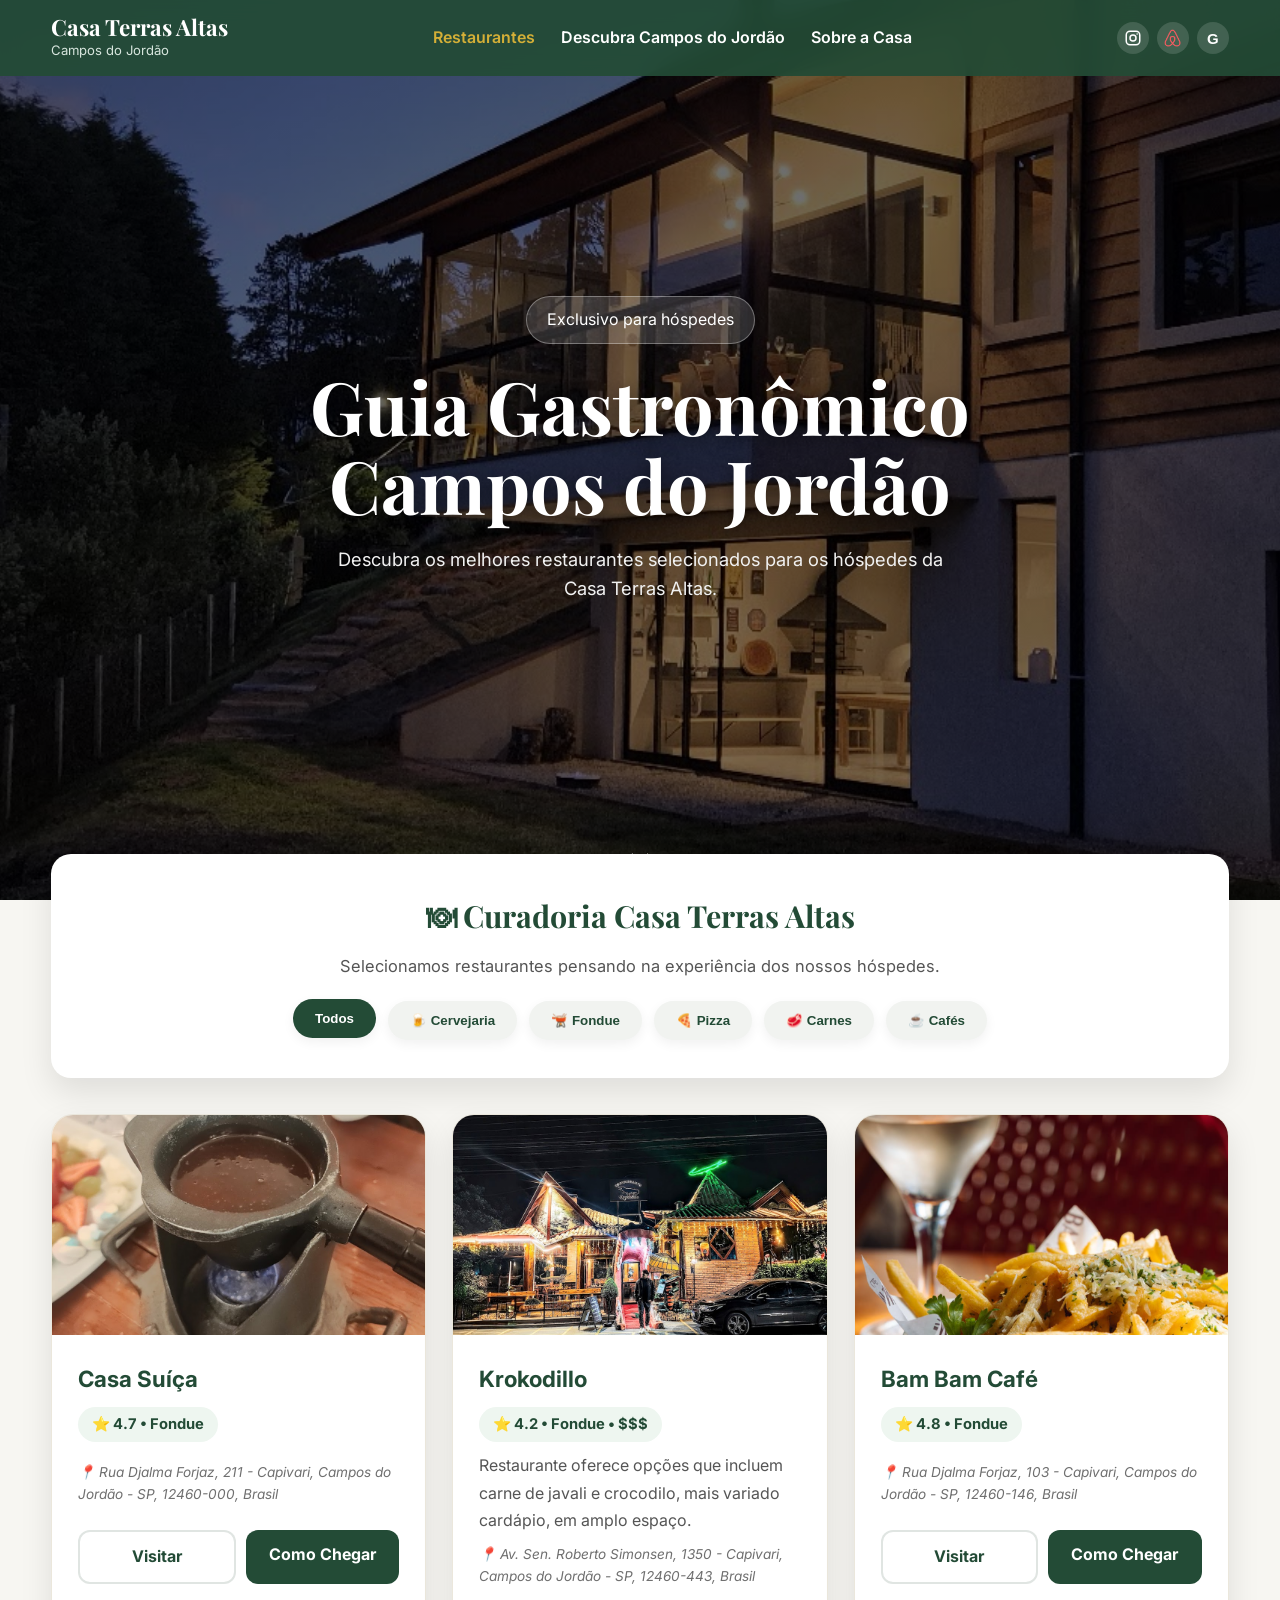
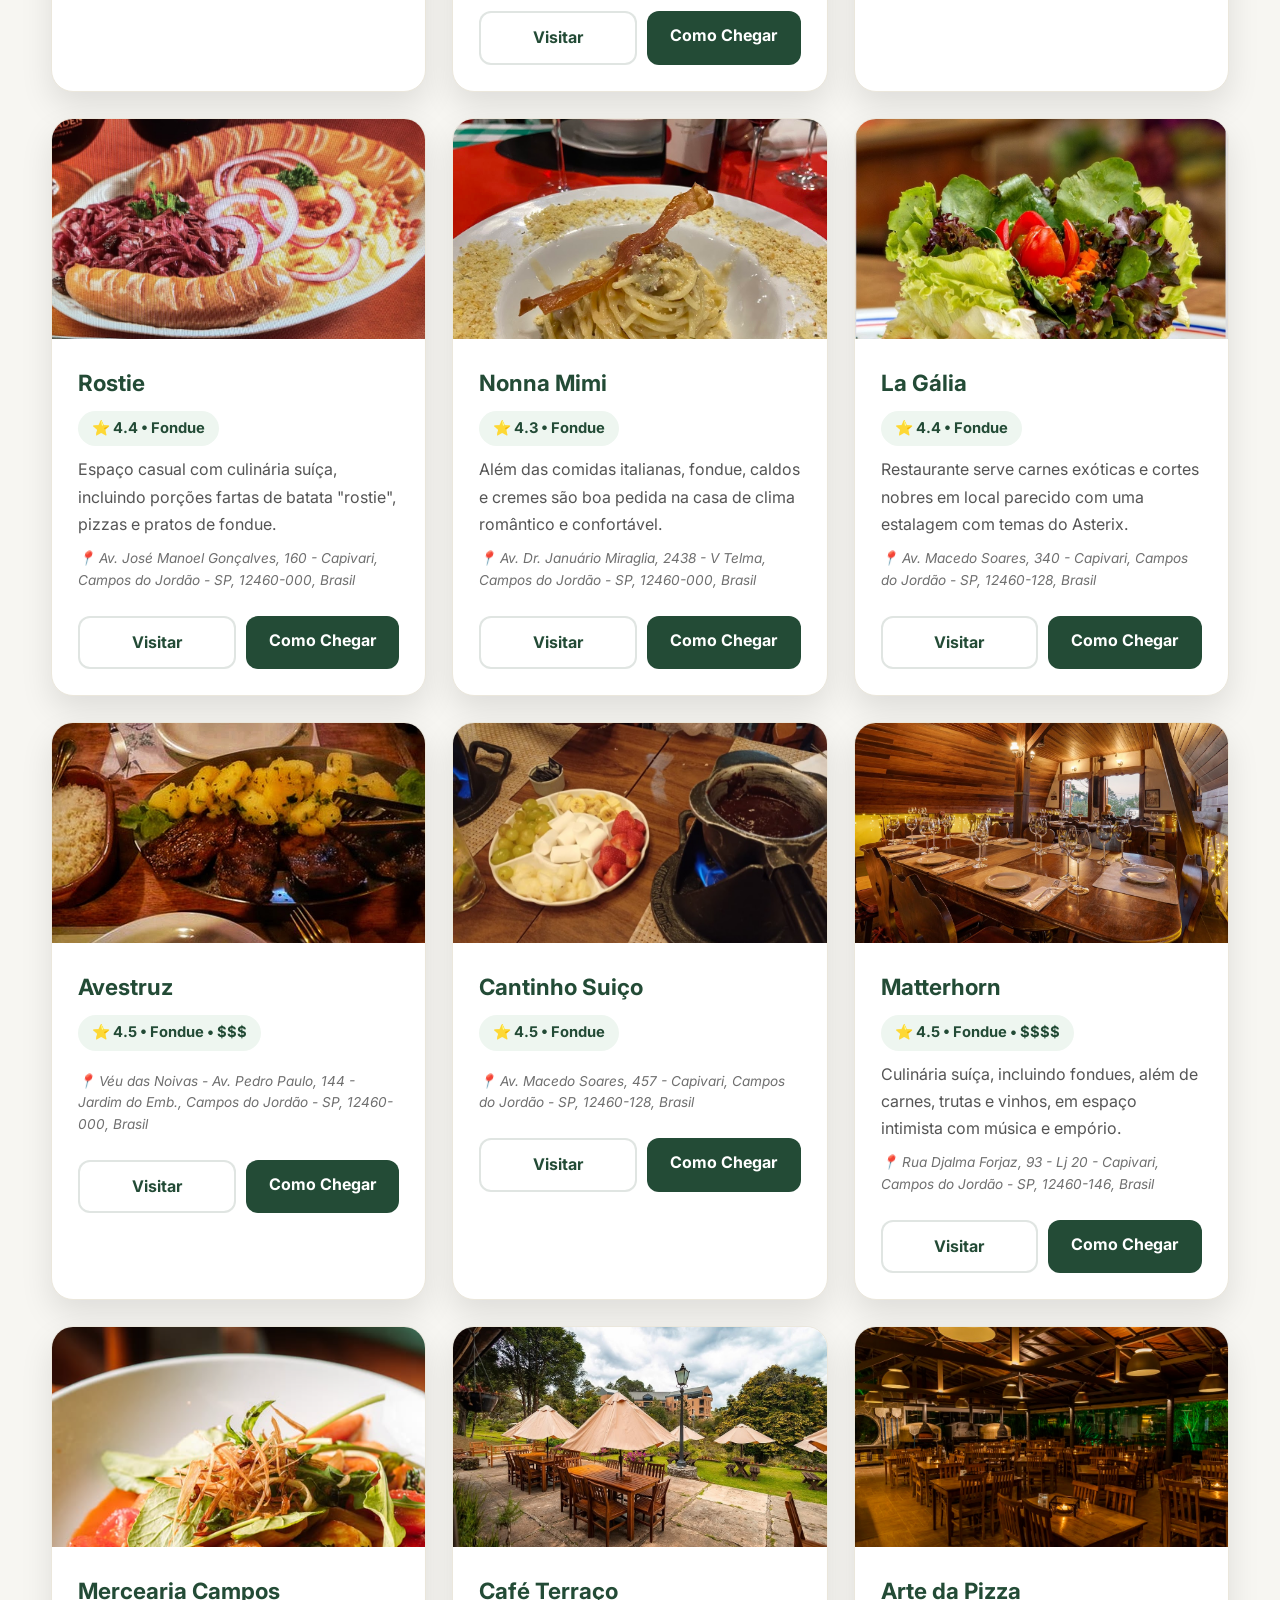
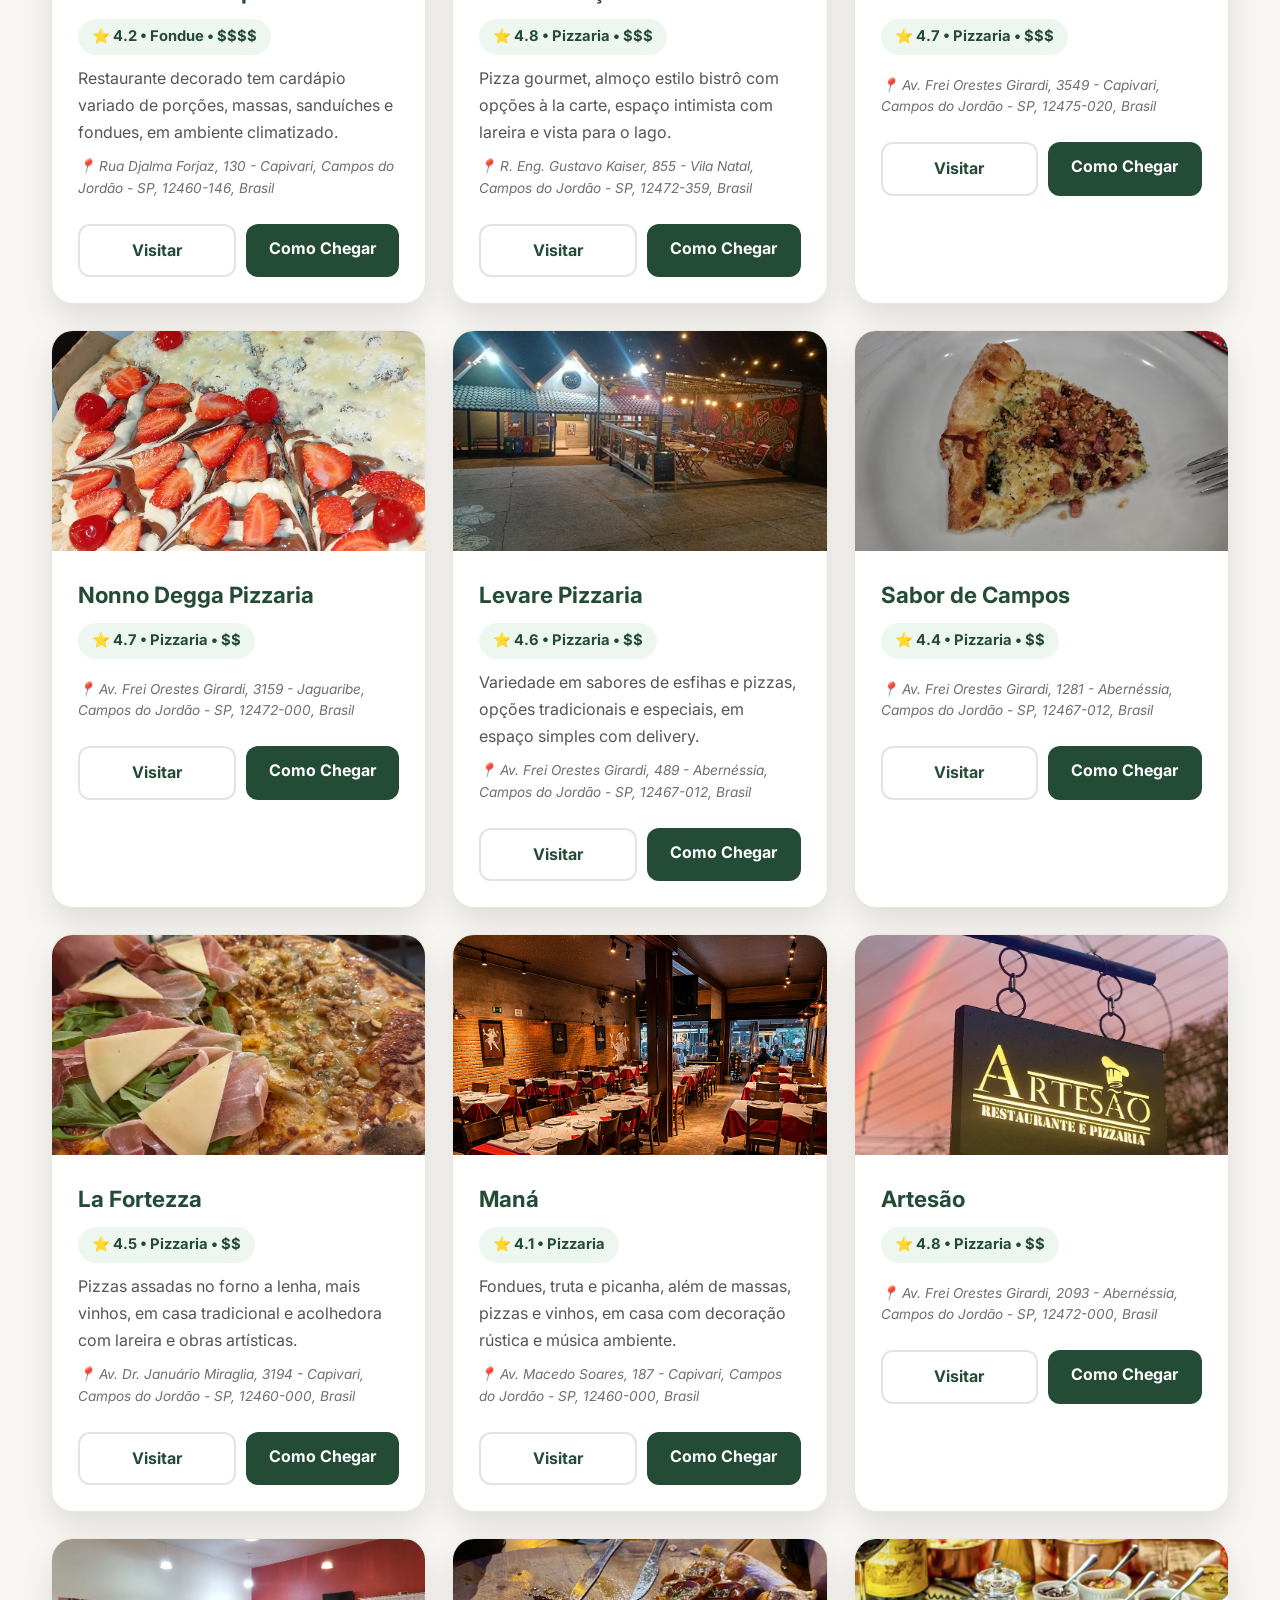
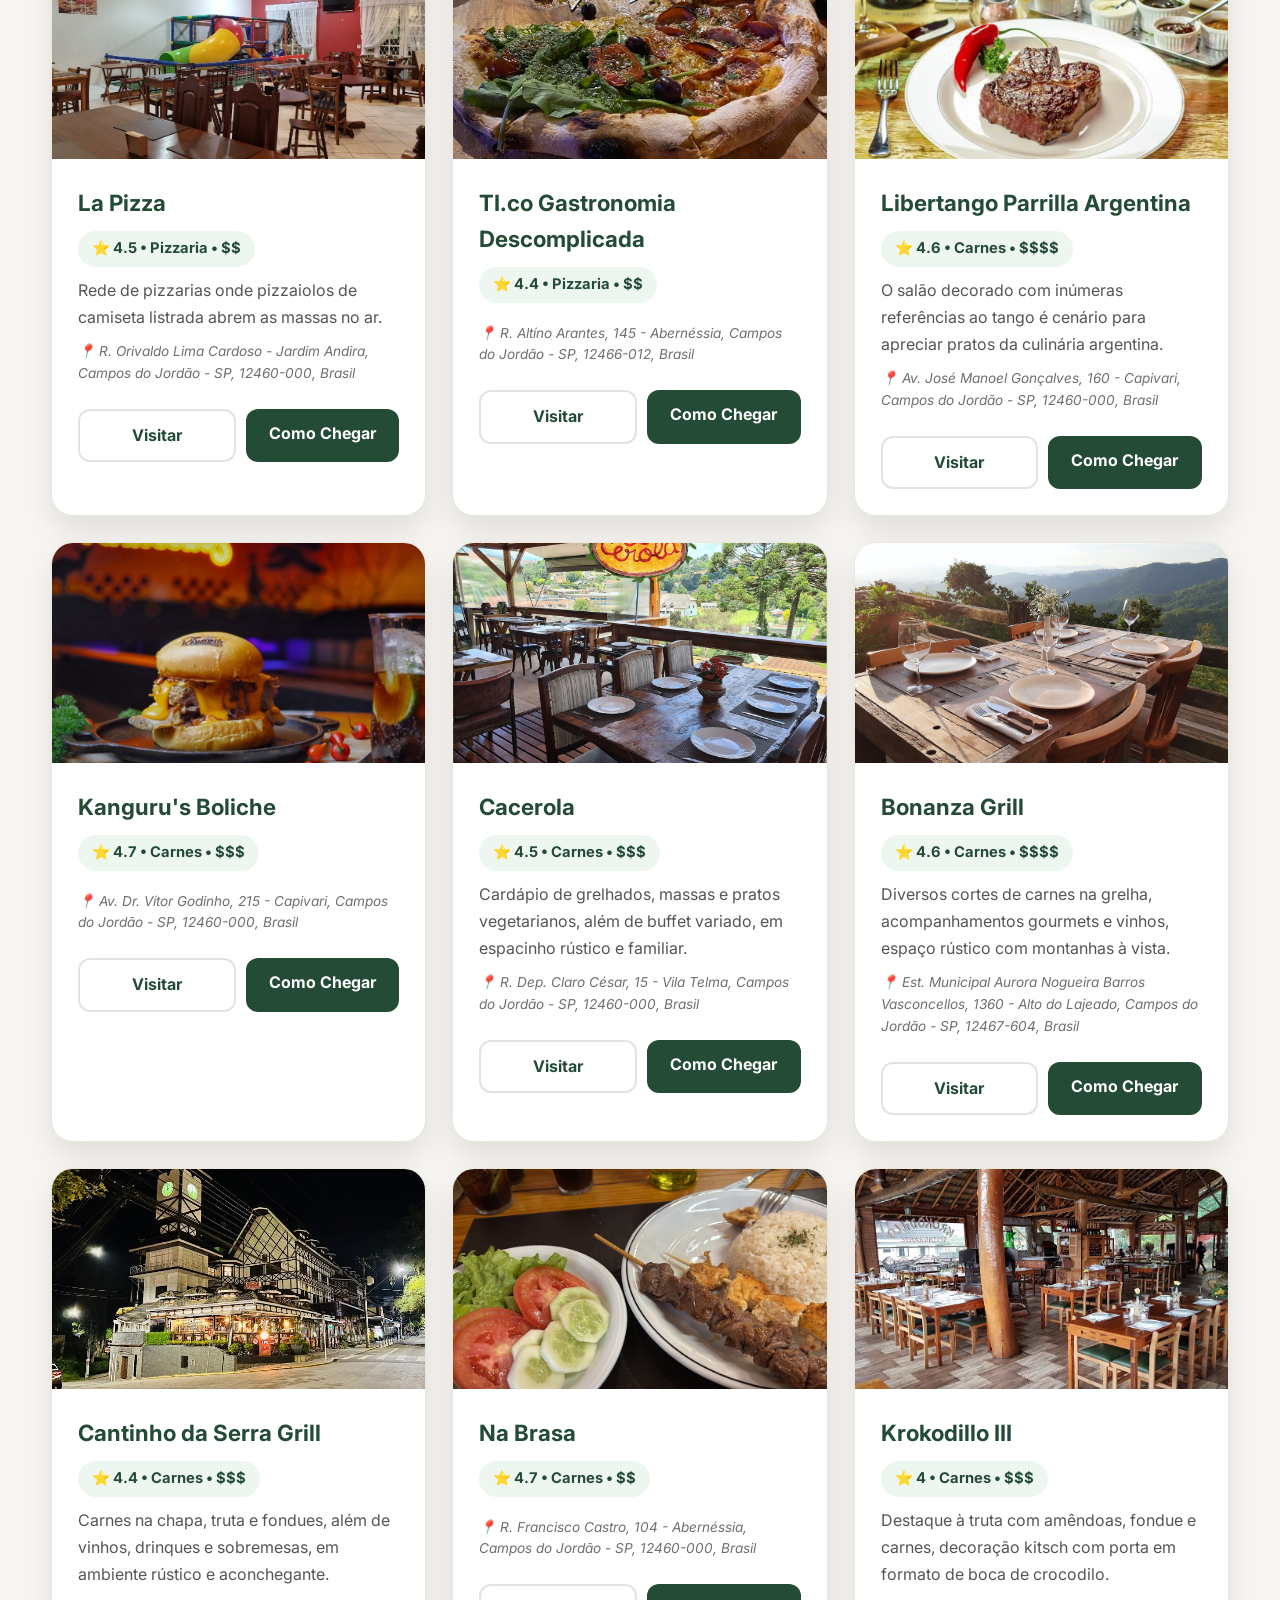
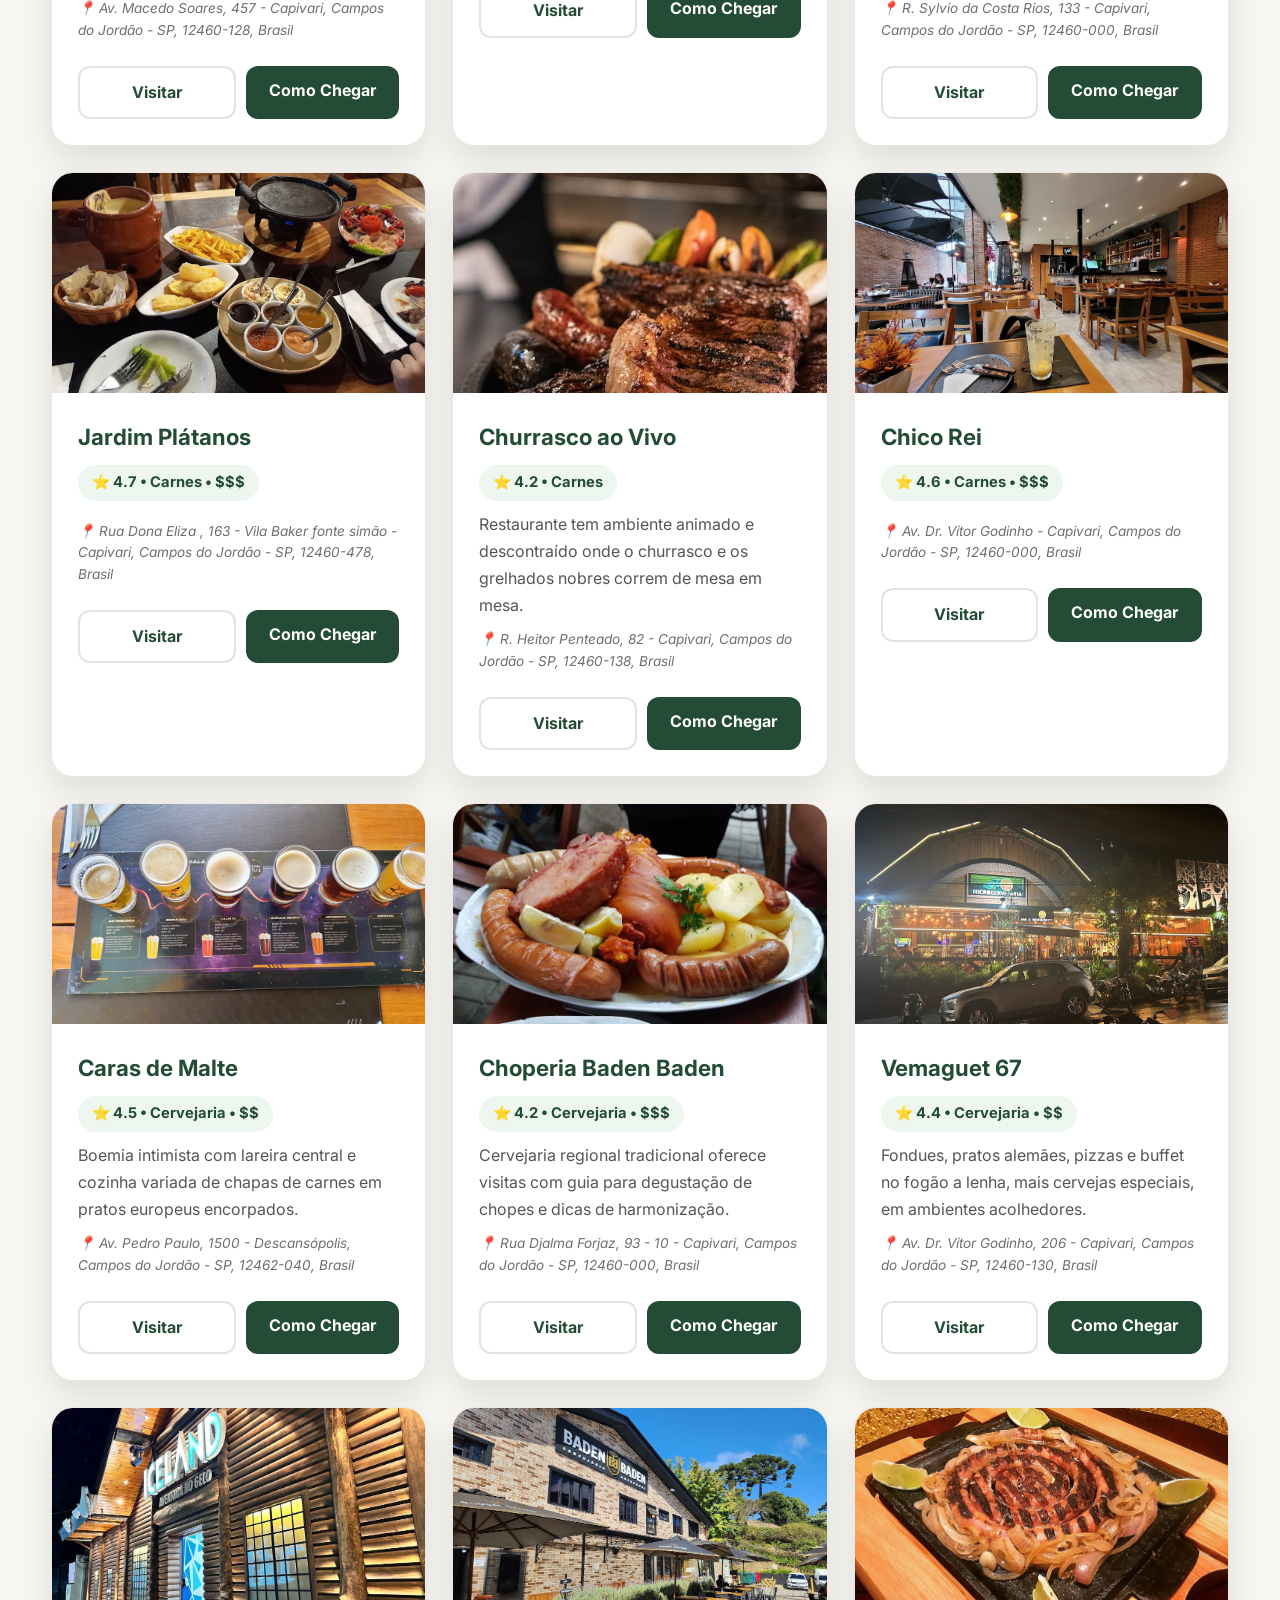
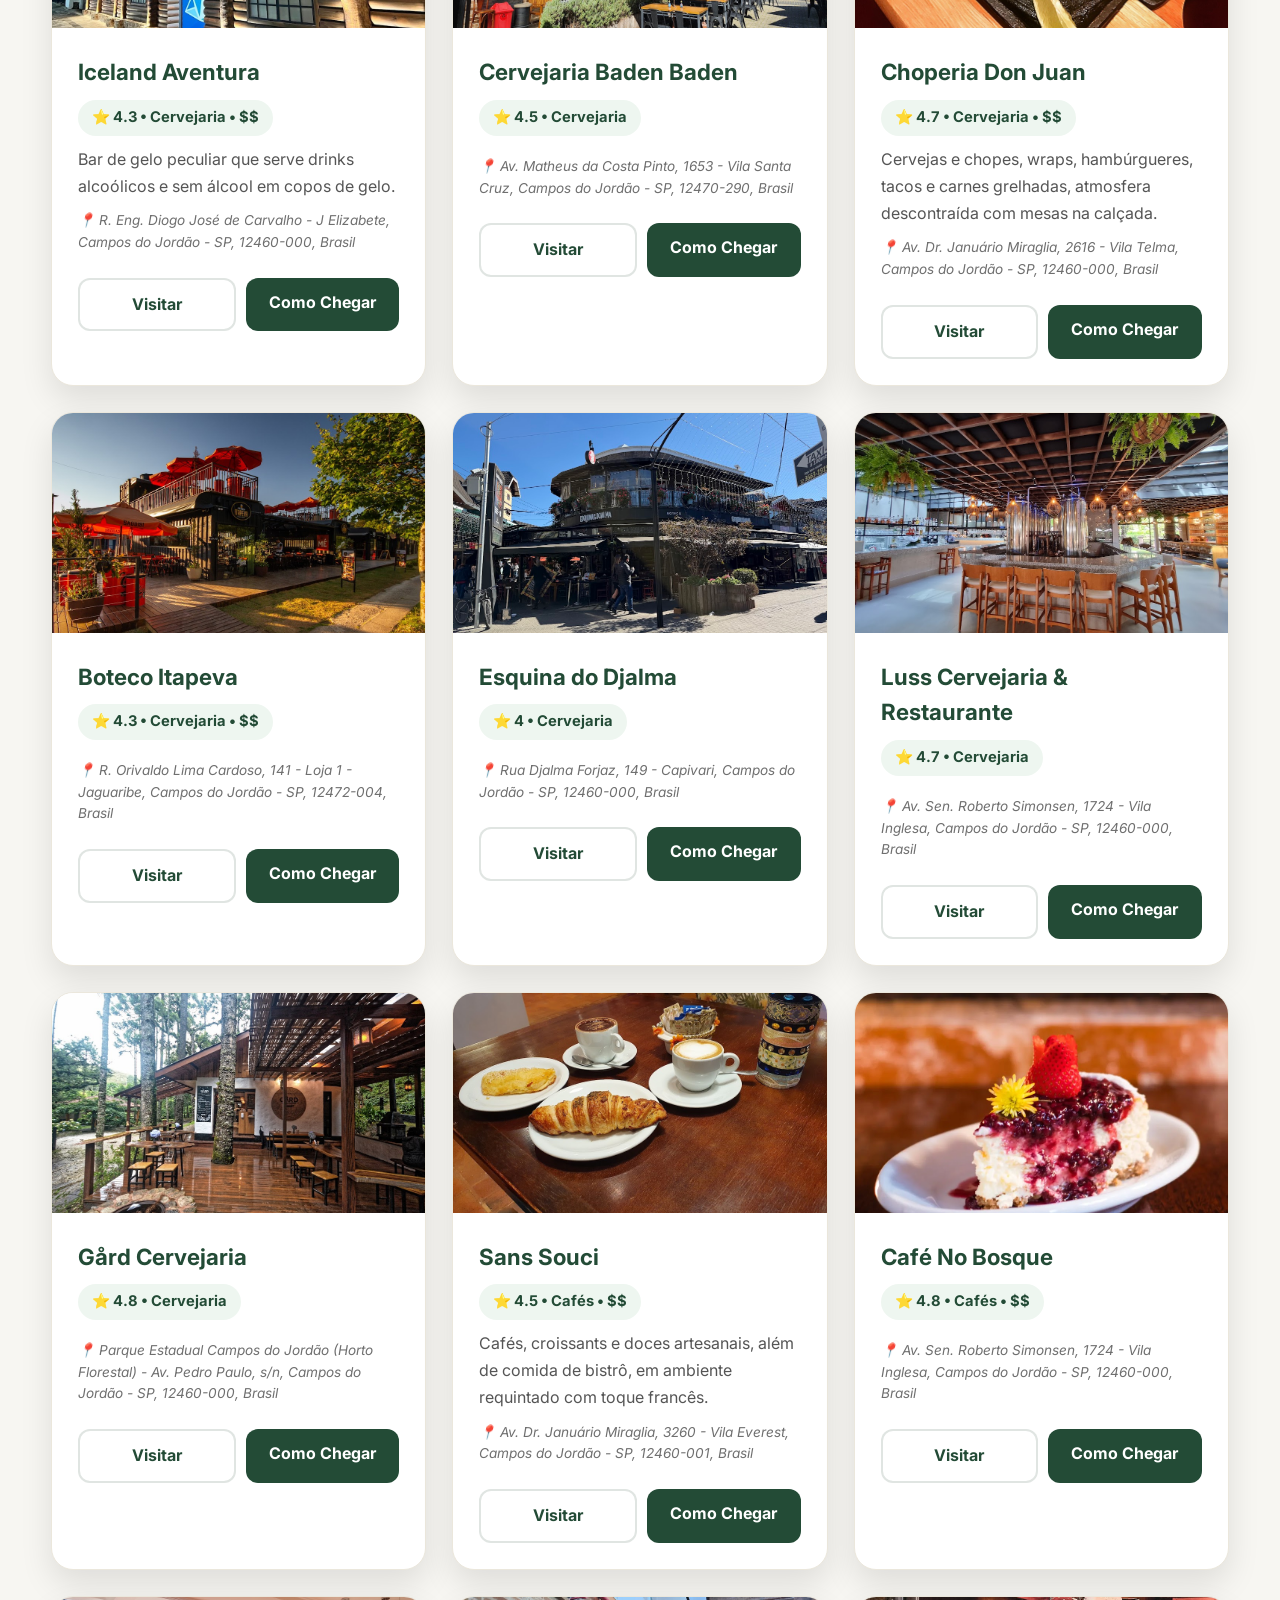
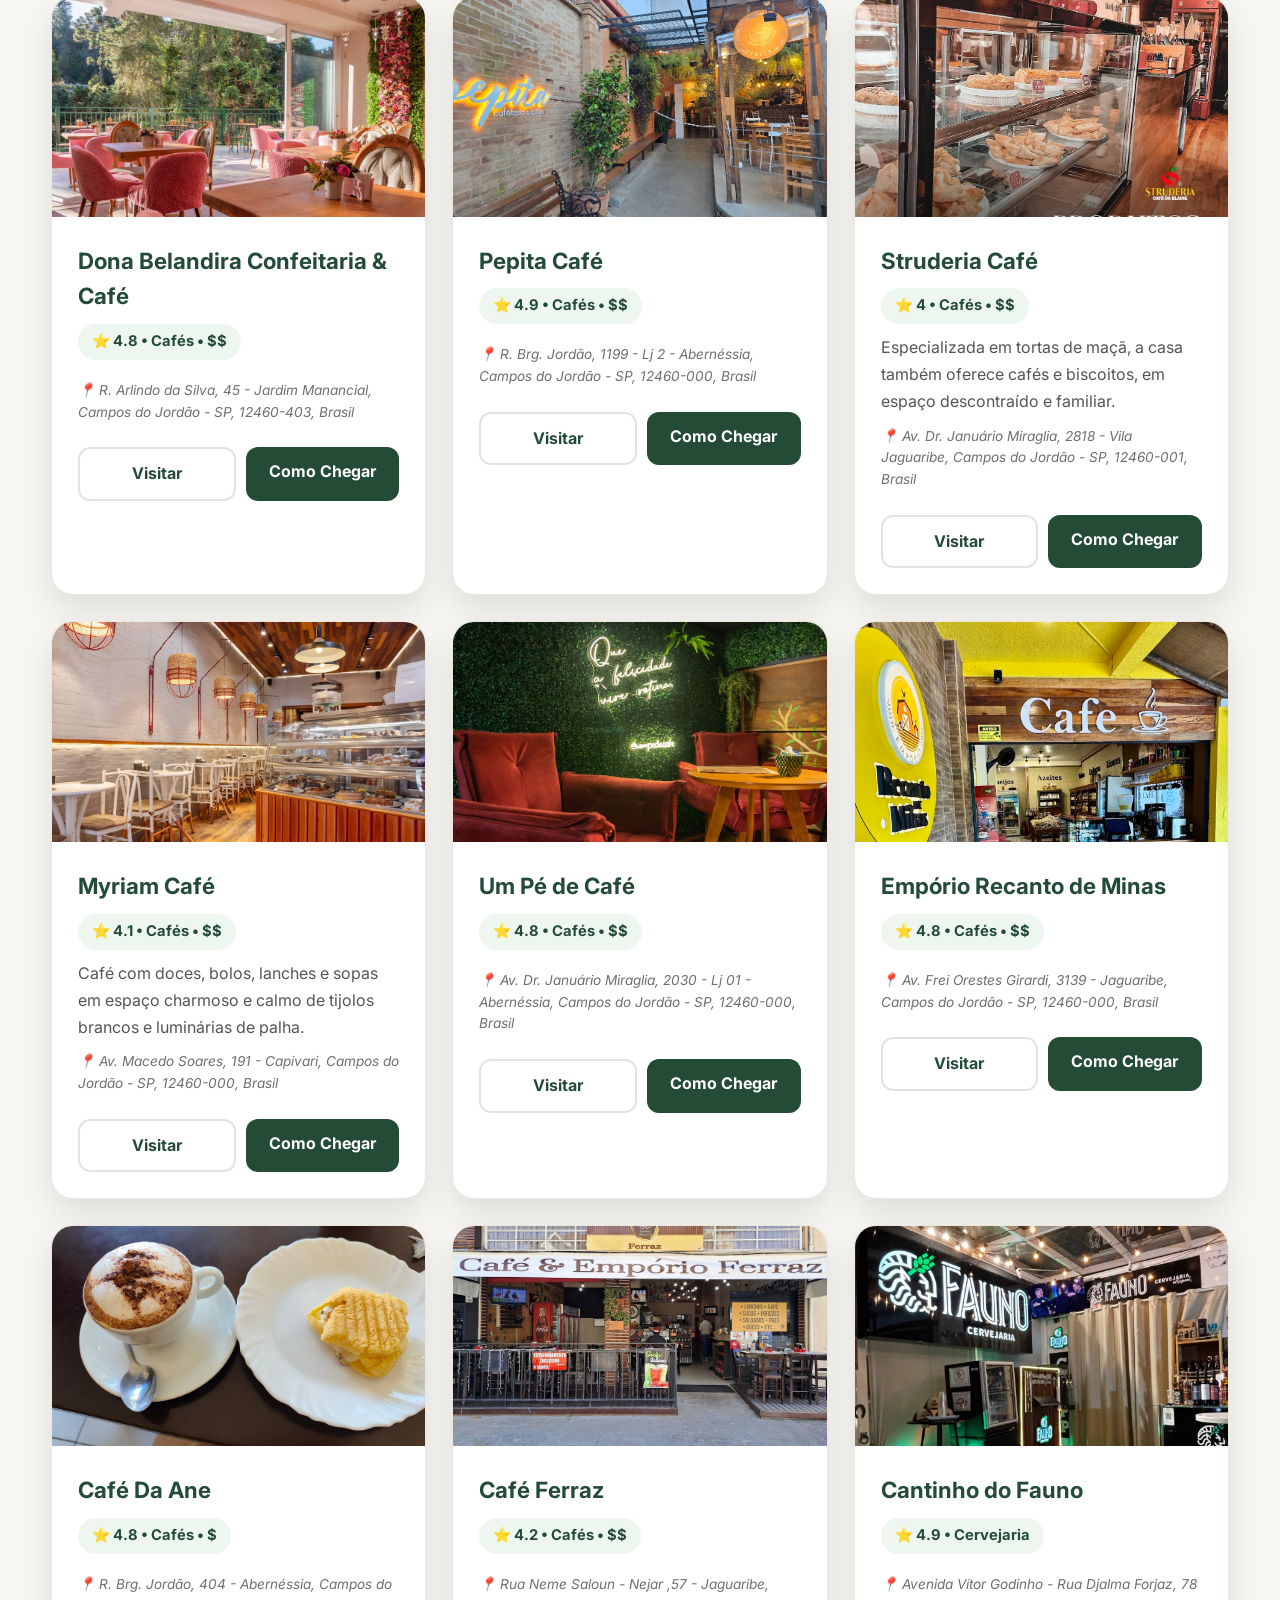
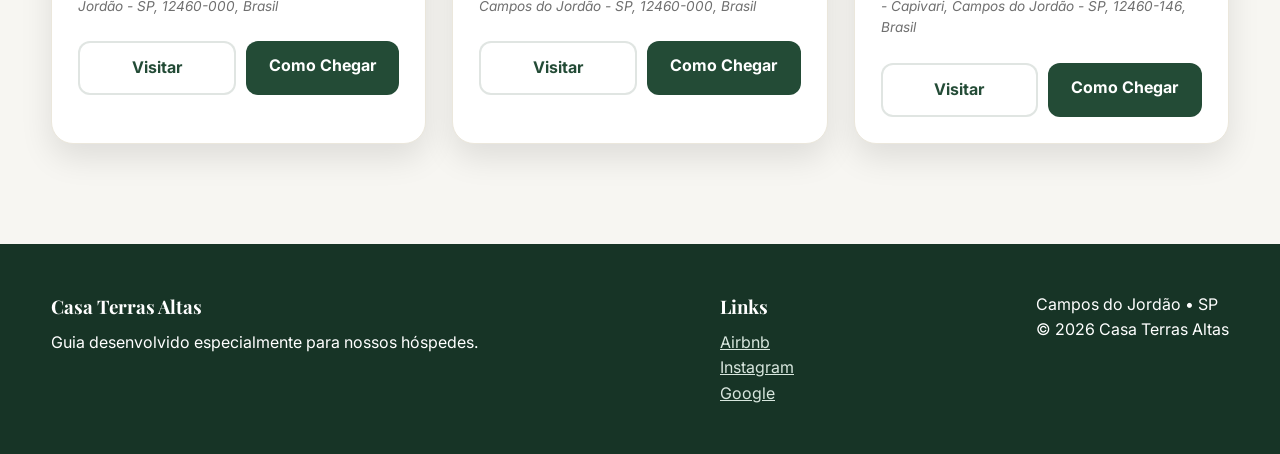
<file: index.html>
<!DOCTYPE html>
<html lang="pt-BR">

<head>
    <meta charset="UTF-8">
    <meta name="viewport" content="width=device-width, initial-scale=1.0">
    <title>Guia Gastronômico • Casa Terras Altas</title>
    <meta name="description"
        content="Os melhores restaurantes de Campos do Jordão para hóspedes da Casa Terras Altas.">
    <link rel="preconnect" href="https://fonts.googleapis.com">
    <link rel="preconnect" href="https://fonts.gstatic.com" crossorigin>
    <link href="https://fonts.googleapis.com/css2?family=Inter:wght@300;400;500;600;700&family=Playfair+Display:wght@600;700&display=swap"
        rel="stylesheet">
    <link rel="stylesheet" href="style.css">
</head>

<body>

<header>
    <div class="container">
        <div class="logo">
            <h1>Casa Terras Altas</h1>
            <p>Campos do Jordão</p>
        </div>
        <nav>
            <a href="index.html" class="active">Restaurantes</a>
            <a href="o_que_fazer.html">Descubra Campos do Jordão</a>
            <a href="sobre_a_casa.html">Sobre a Casa</a>
        </nav>
        <div class="social-links">
            <a href="https://www.instagram.com/casaterrasaltas_camposdojordao/" target="_blank" rel="noopener" aria-label="Instagram da Casa Terras Altas" title="Instagram">
                <svg viewBox="0 0 24 24" width="18" height="18" fill="none" stroke="currentColor" stroke-width="2"><rect x="3" y="3" width="18" height="18" rx="5"></rect><circle cx="12" cy="12" r="4"></circle><circle cx="17.5" cy="6.5" r="1" fill="currentColor" stroke="none"></circle></svg>
            </a>
            <a href="https://www.airbnb.com.br/rooms/1342639628979549242" target="_blank" rel="noopener" aria-label="Anúncio no Airbnb" title="Airbnb">
                <img class="airbnb-badge" src="airbnb-icon.png" width="18" height="18" alt="">
            </a>
            <a href="https://www.google.com/search?q=Casa+Terras+Altas+Campos+do+Jord%C3%A3o" target="_blank" rel="noopener" aria-label="Avaliações no Google" title="Avaliações no Google">
                <span class="g-badge">G</span>
            </a>
        </div>
    </div>
</header>

<section class="hero">
    <img class="hero-bg" src="hero_casa_terras_altas.png" alt="Casa Terras Altas">
    <div class="hero-overlay"></div>
    <div class="hero-content">
        <span class="hero-tag">Exclusivo para hóspedes</span>
        <h2>Guia Gastronômico<br>Campos do Jordão</h2>
        <p>Descubra os melhores restaurantes selecionados para os hóspedes da Casa Terras Altas.</p>
    </div>
    <div class="scroll-down">⌄</div>
</section>

<section class="intro">
    <div class="container">
        <div class="intro-card">
            <h3>🍽 Curadoria Casa Terras Altas</h3>
            <p>Selecionamos restaurantes pensando na experiência dos nossos hóspedes.</p>
            <div class="intro-features experience-grid">
                <button class="active" onclick="filtrarPorExperiencia('Todos')">Todos</button>
                <button onclick="filtrarPorExperiencia('cervejaria')">🍺 Cervejaria</button>
                <button onclick="filtrarPorExperiencia('fondue')">🫕 Fondue</button>
                <button onclick="filtrarPorExperiencia('pizza')">🍕 Pizza</button>
                <button onclick="filtrarPorExperiencia('carnes')">🥩 Carnes</button>
                <button onclick="filtrarPorExperiencia('cafés')">☕ Cafés</button>
            </div>
        </div>
    </div>
</section>

<main>
    <div class="container">
        <section id="restaurantGrid" class="restaurant-grid">
            <!-- Cards gerados por script.js -->
        </section>
    </div>
</main>

<footer>
    <div class="container footer-content">
        <div>
            <h3>Casa Terras Altas</h3>
            <p>Guia desenvolvido especialmente para nossos hóspedes.</p>
        </div>
        <div>
            <h3>Links</h3>
            <p><a href="https://www.airbnb.com.br/rooms/1342639628979549242" target="_blank" rel="noopener">Airbnb</a></p>
            <p><a href="https://www.instagram.com/casaterrasaltas_camposdojordao/" target="_blank" rel="noopener">Instagram</a></p>
            <p><a href="https://www.google.com/search?q=Casa+Terras+Altas+Campos+do+Jord%C3%A3o" target="_blank" rel="noopener">Google</a></p>
        </div>
        <div>
            <p>Campos do Jordão • SP</p>
            <p>© 2026 Casa Terras Altas</p>
        </div>
    </div>
</footer>

<script src="script.js"></script>

</body>

</html>
</file>
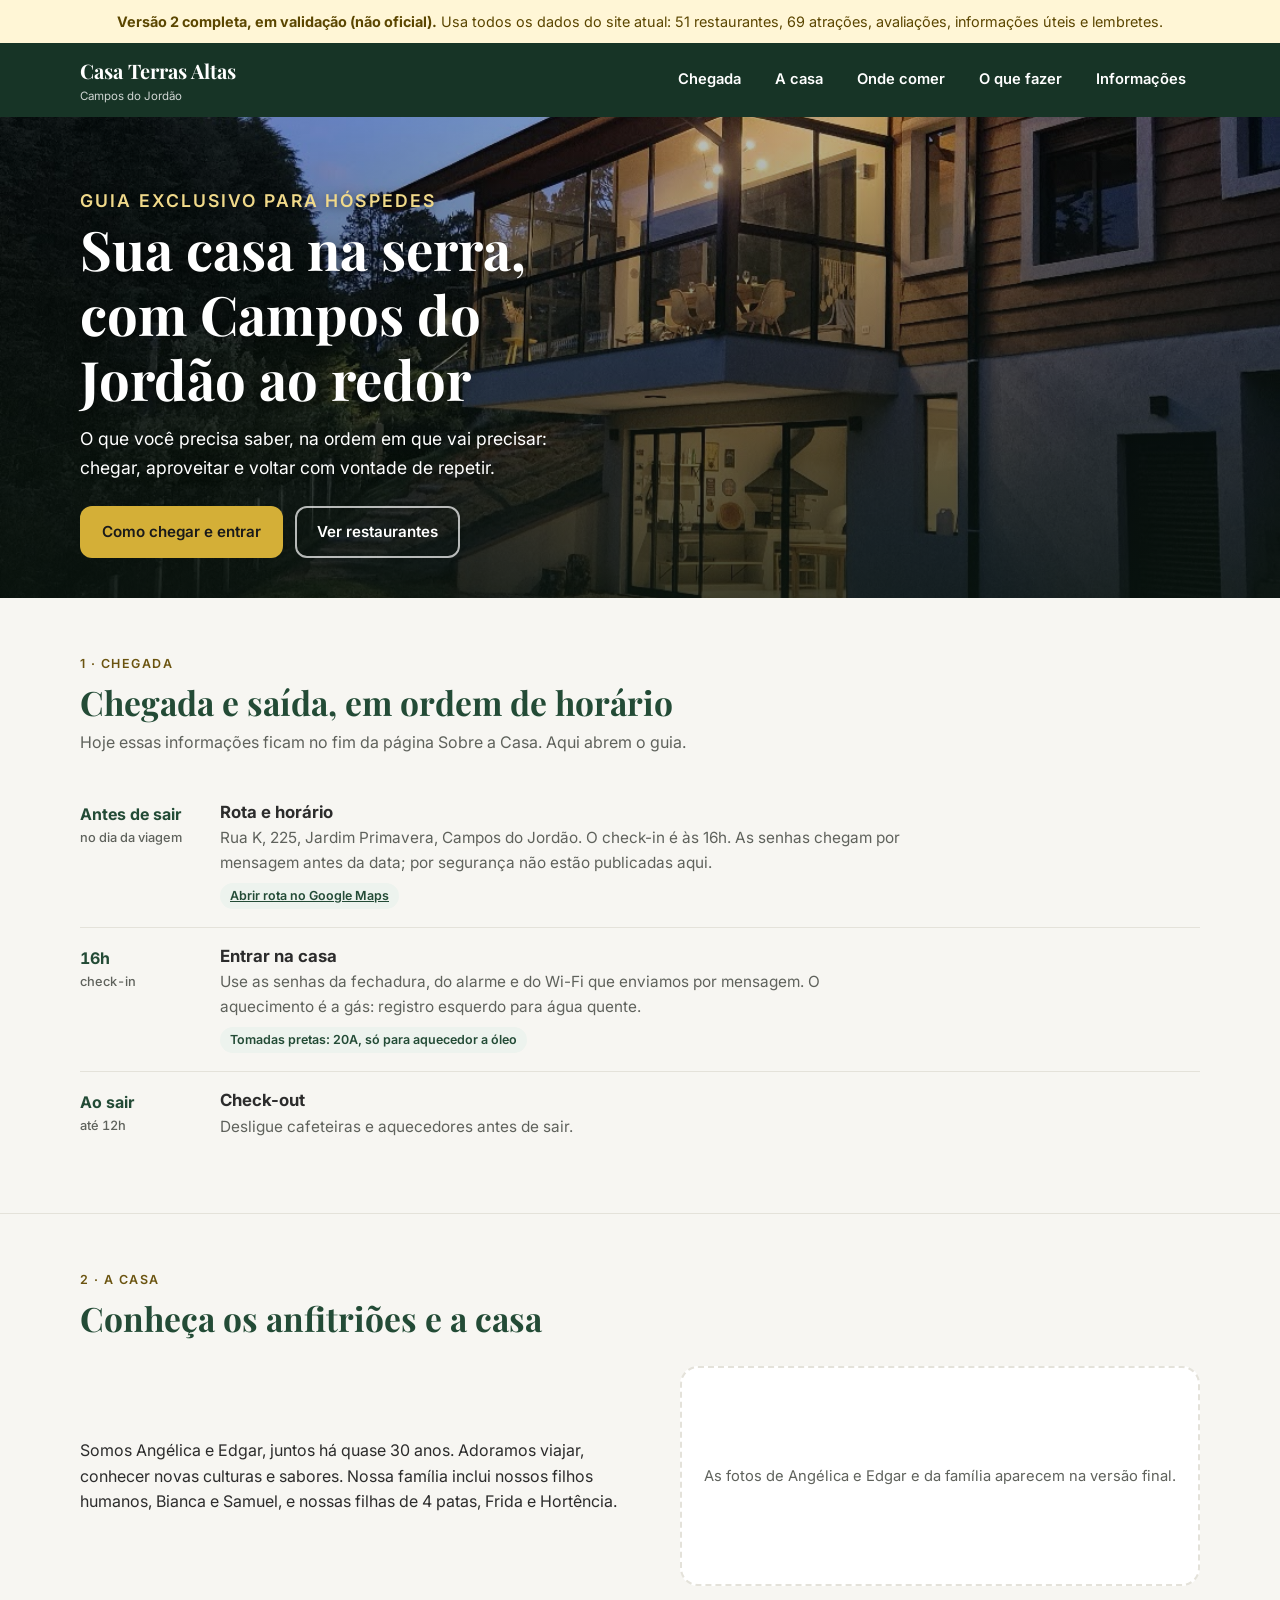
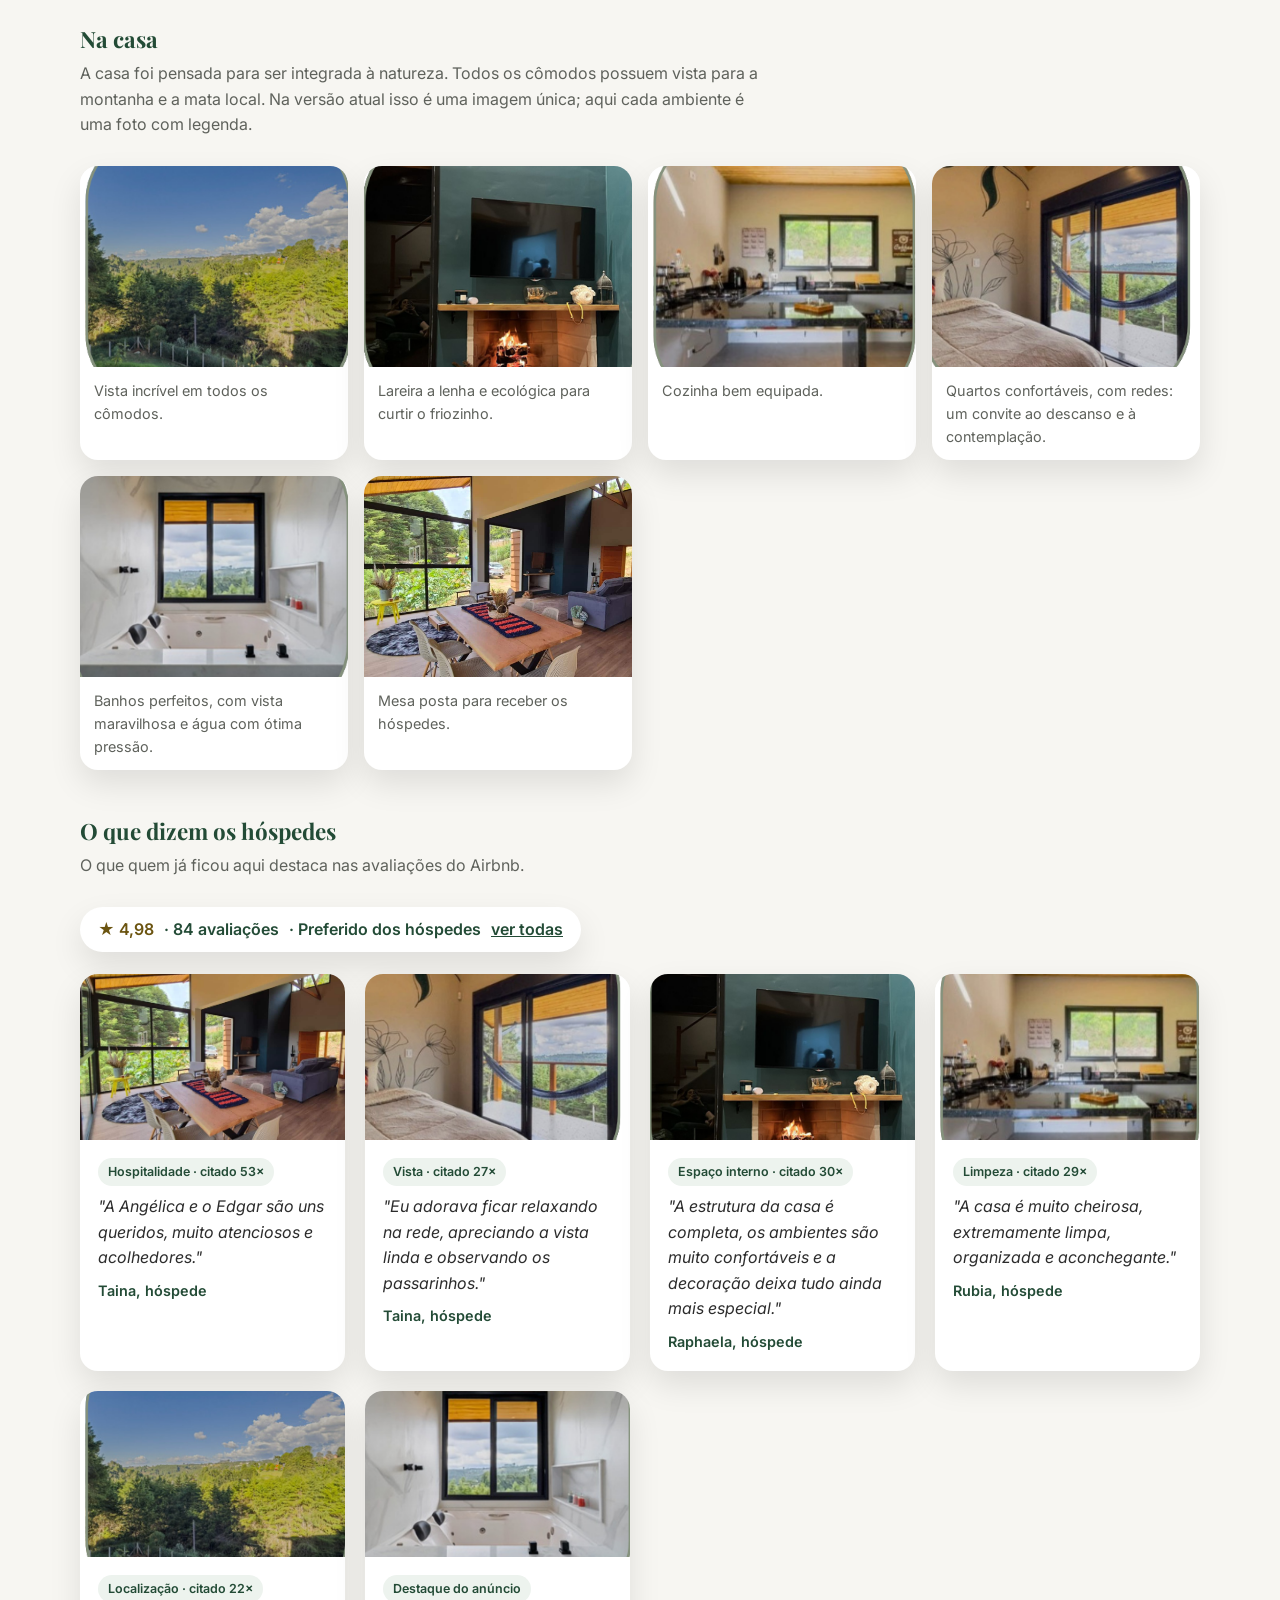
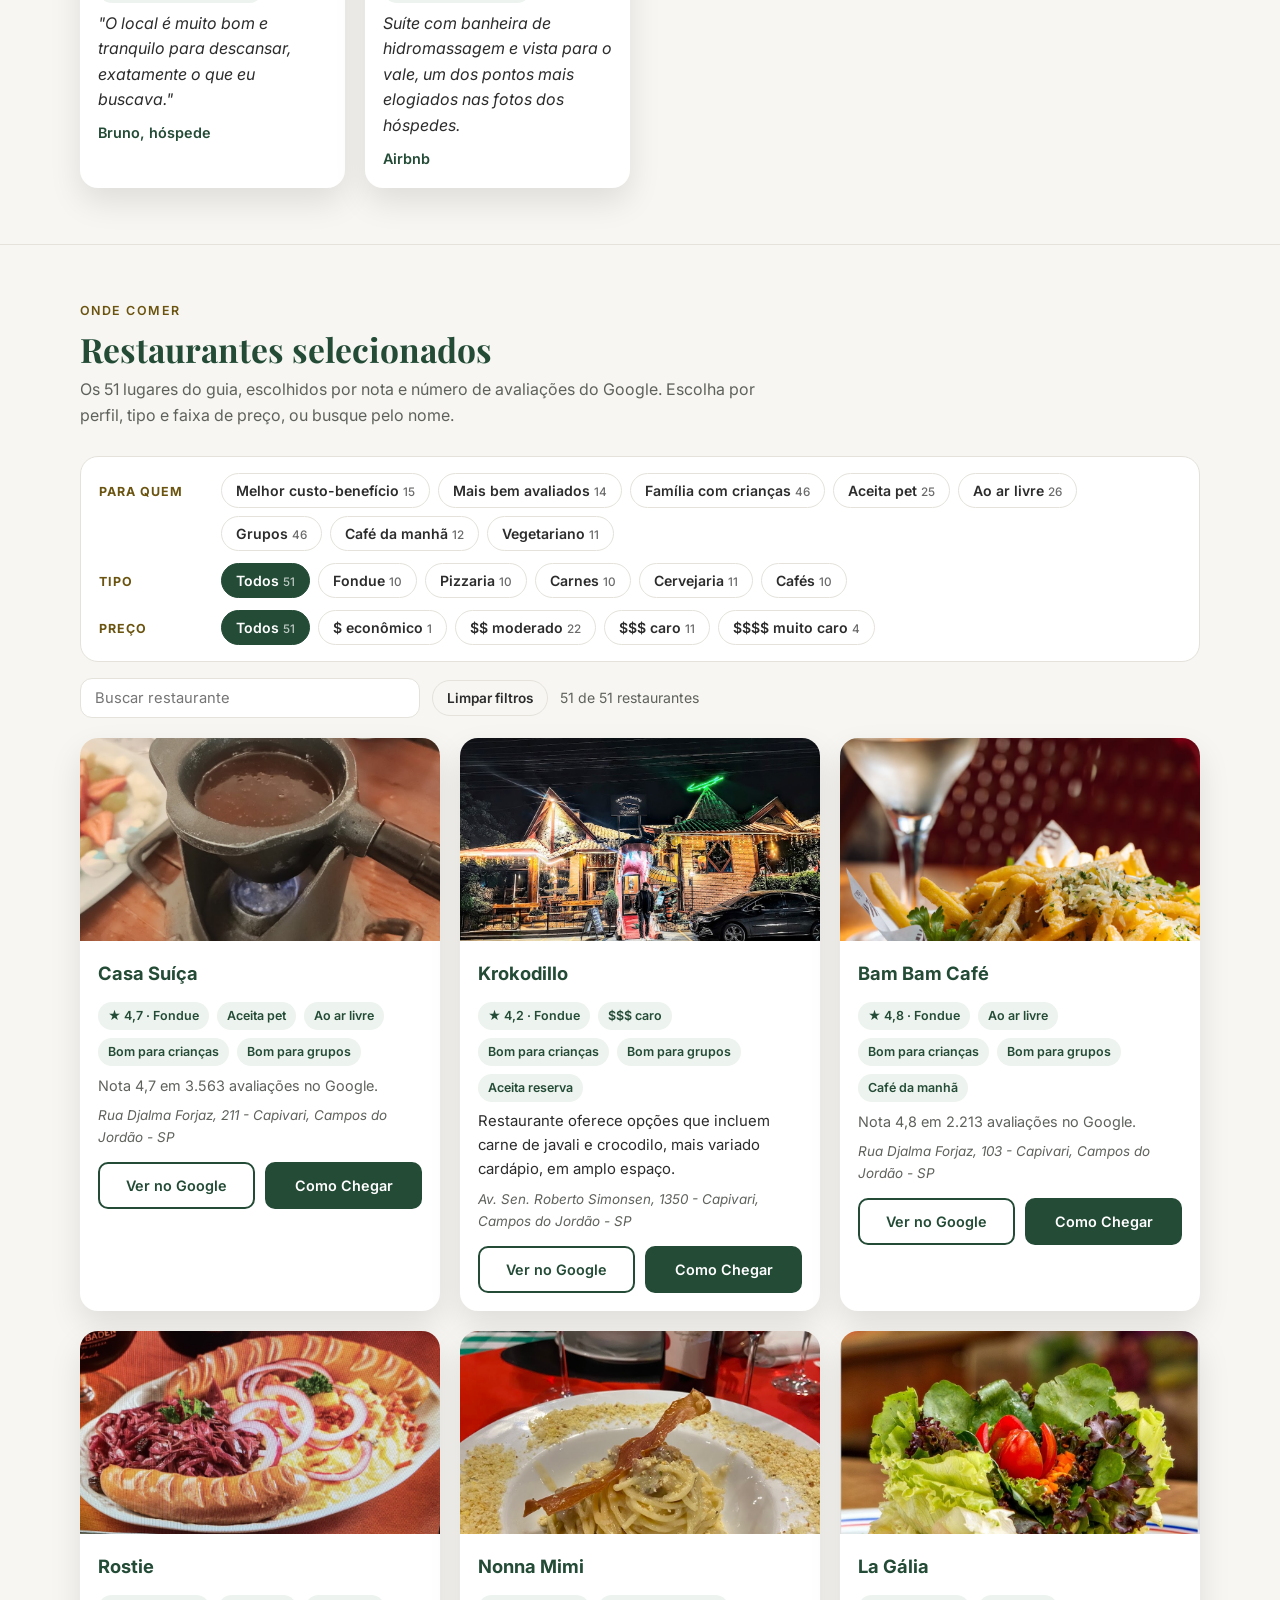
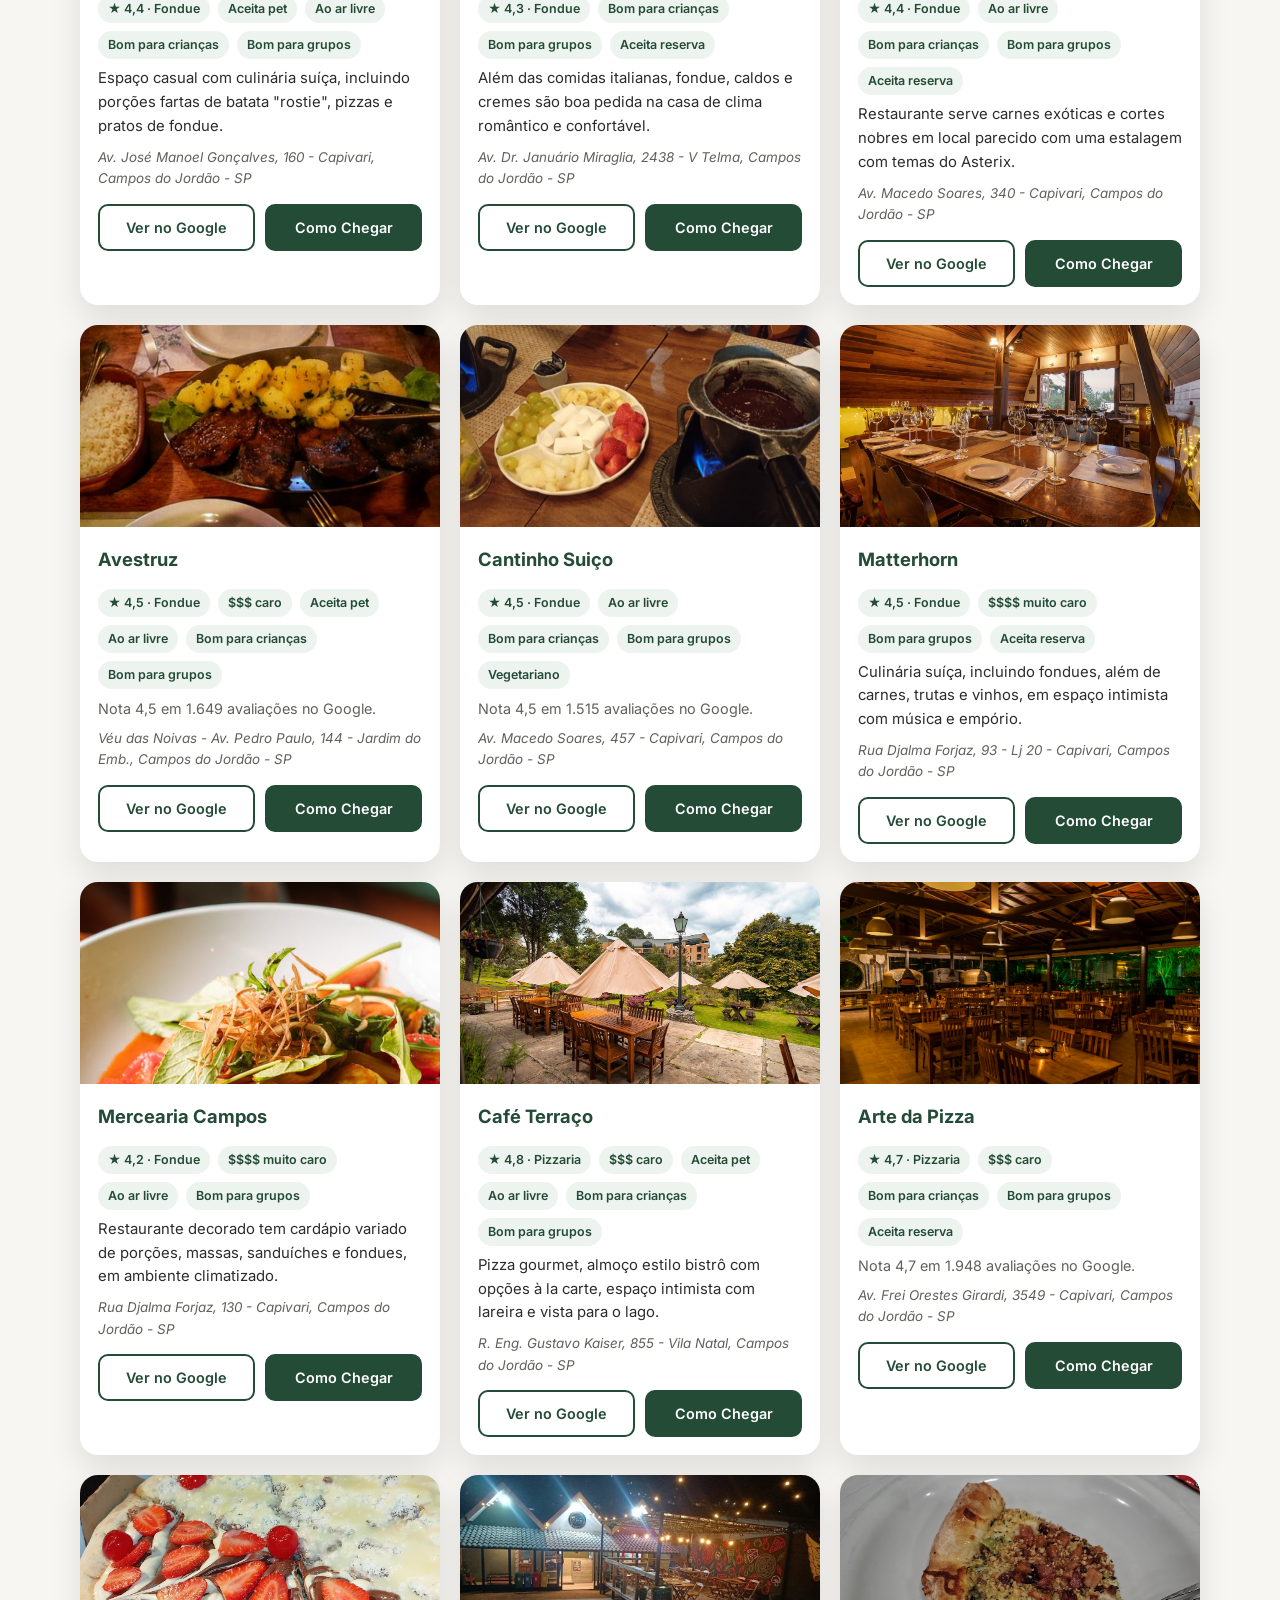
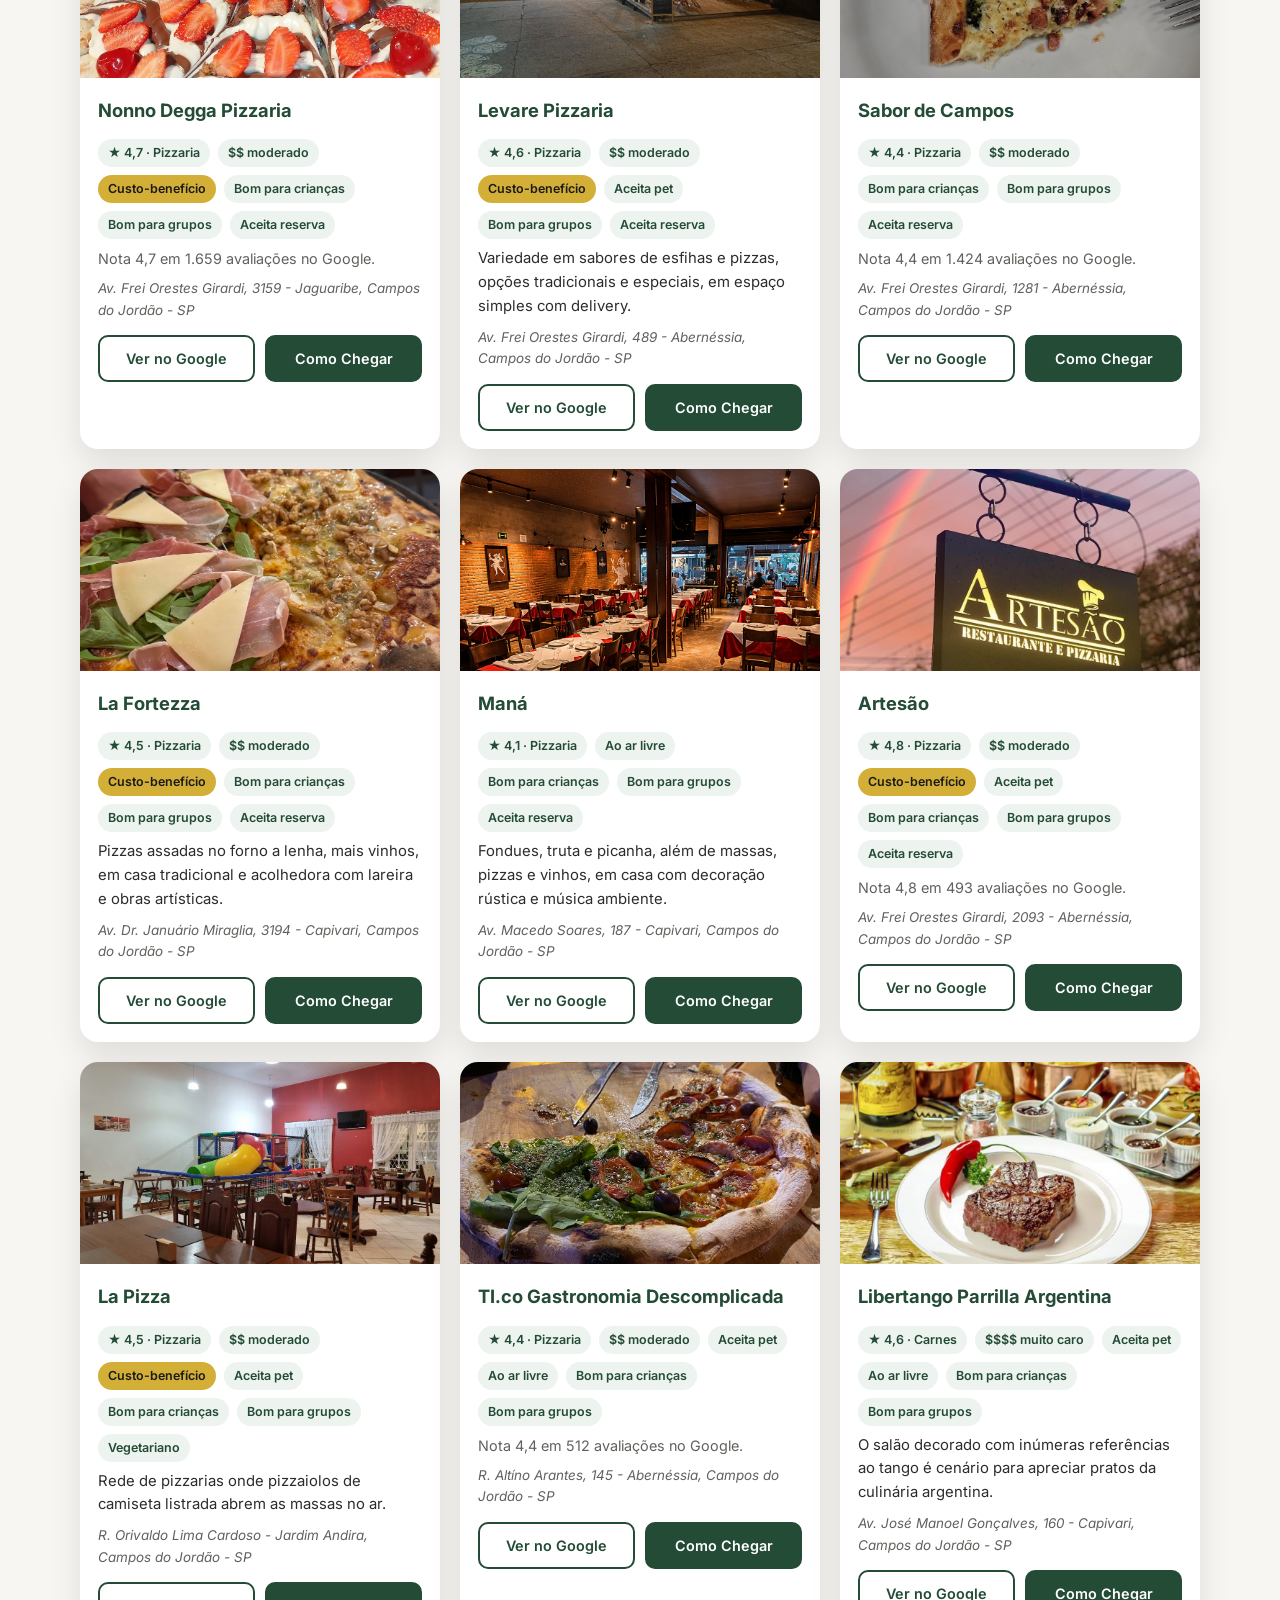
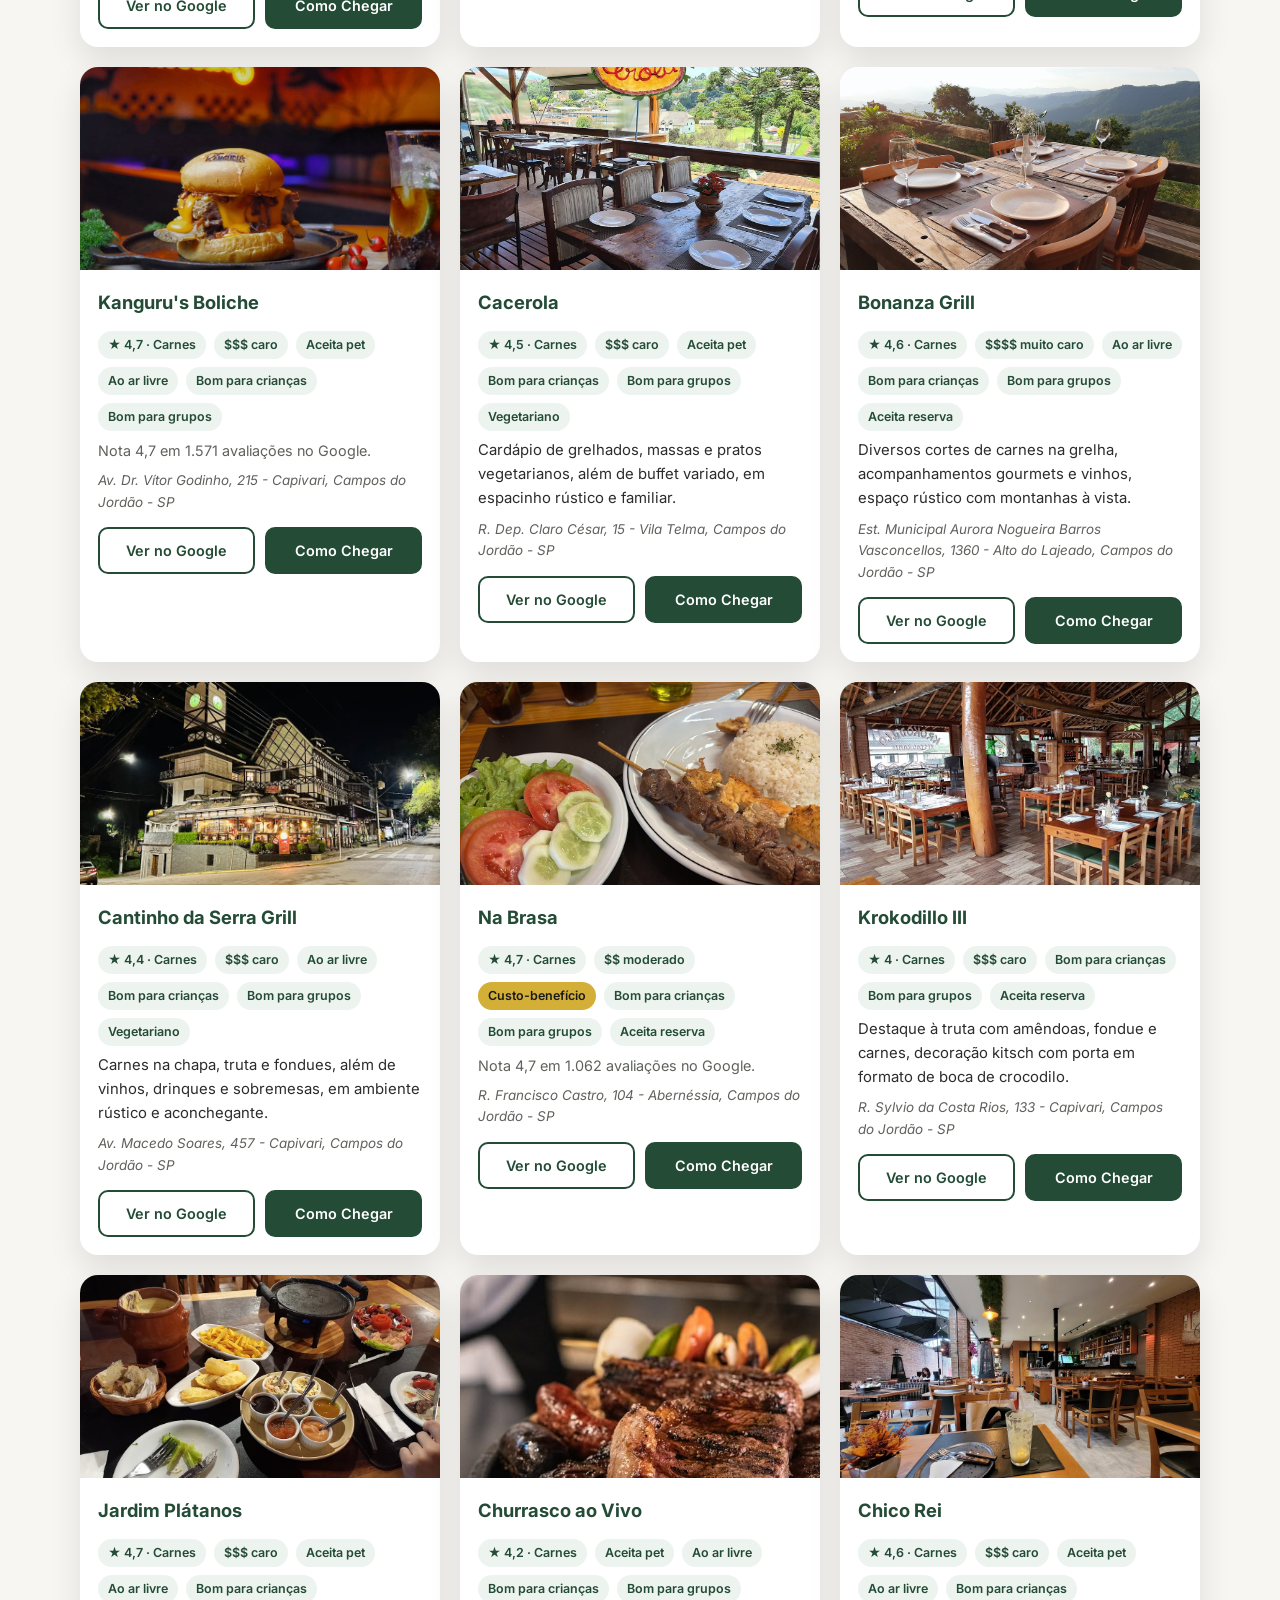
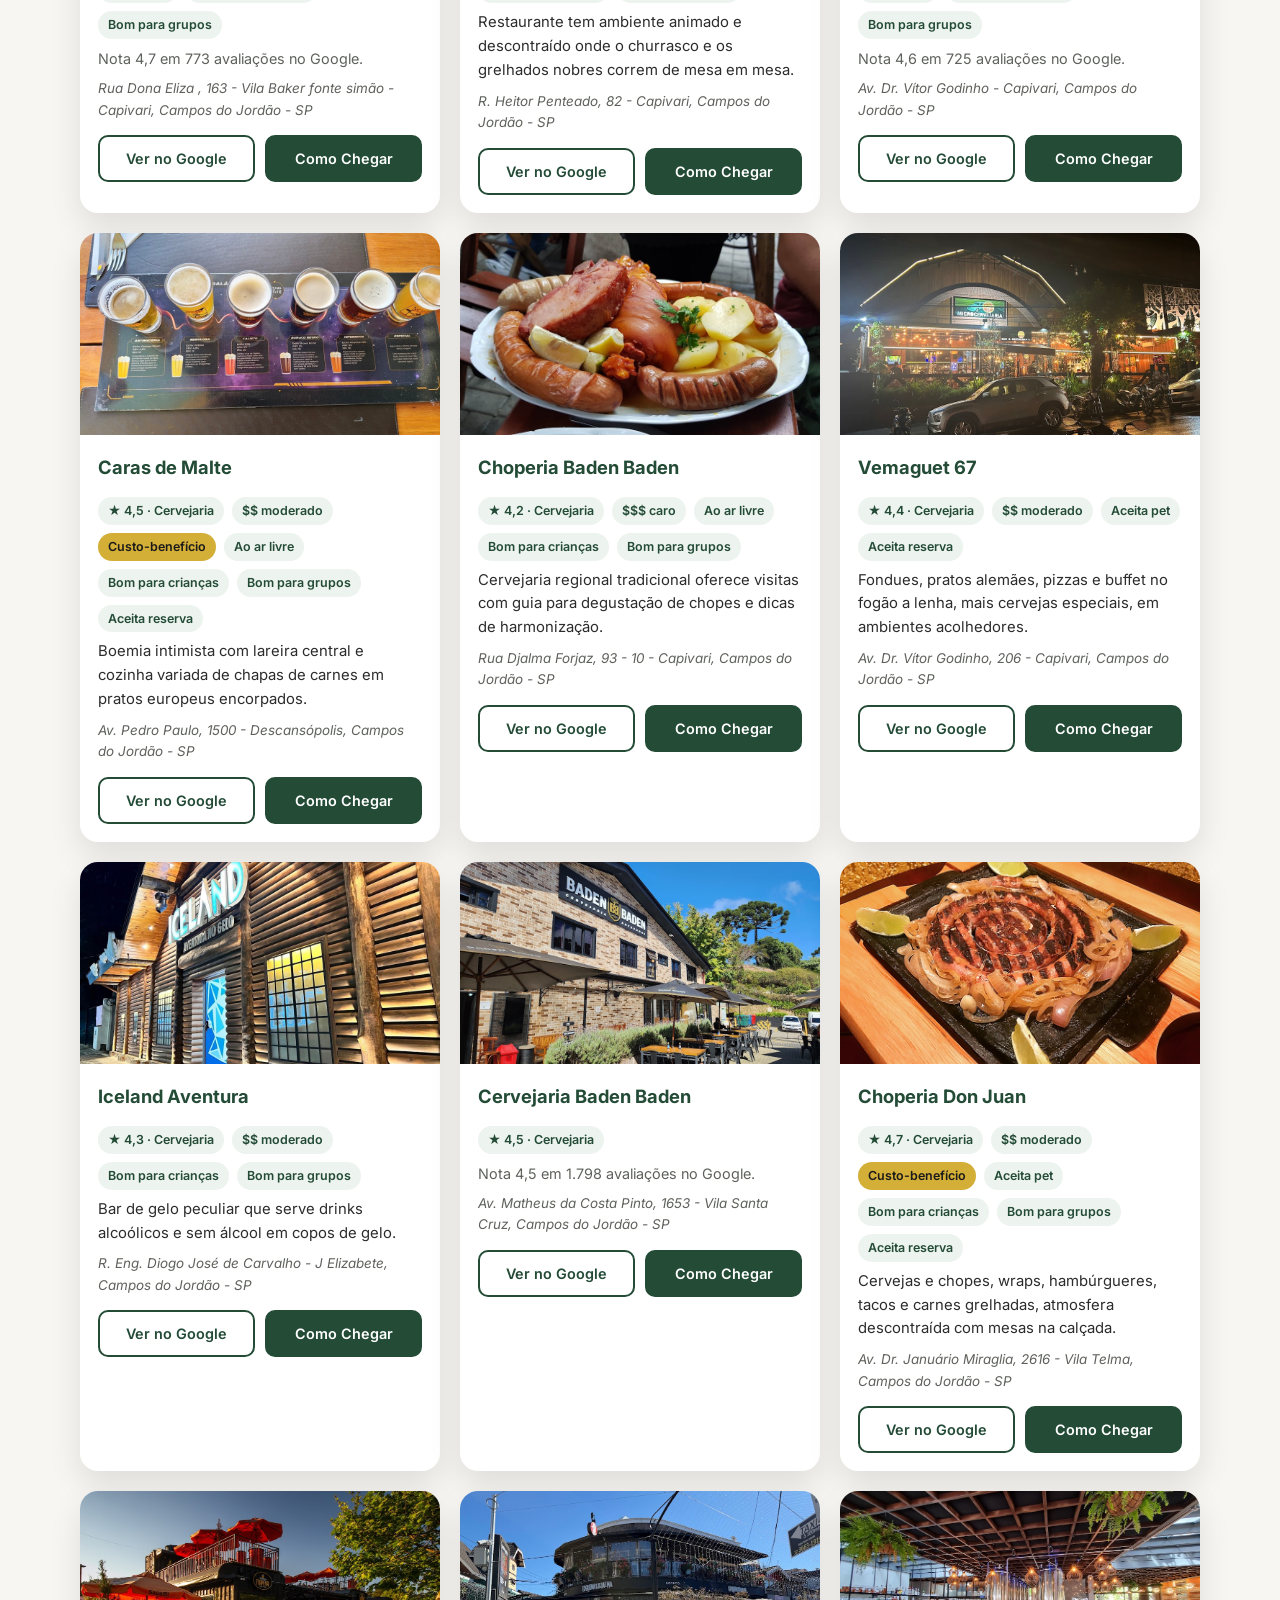
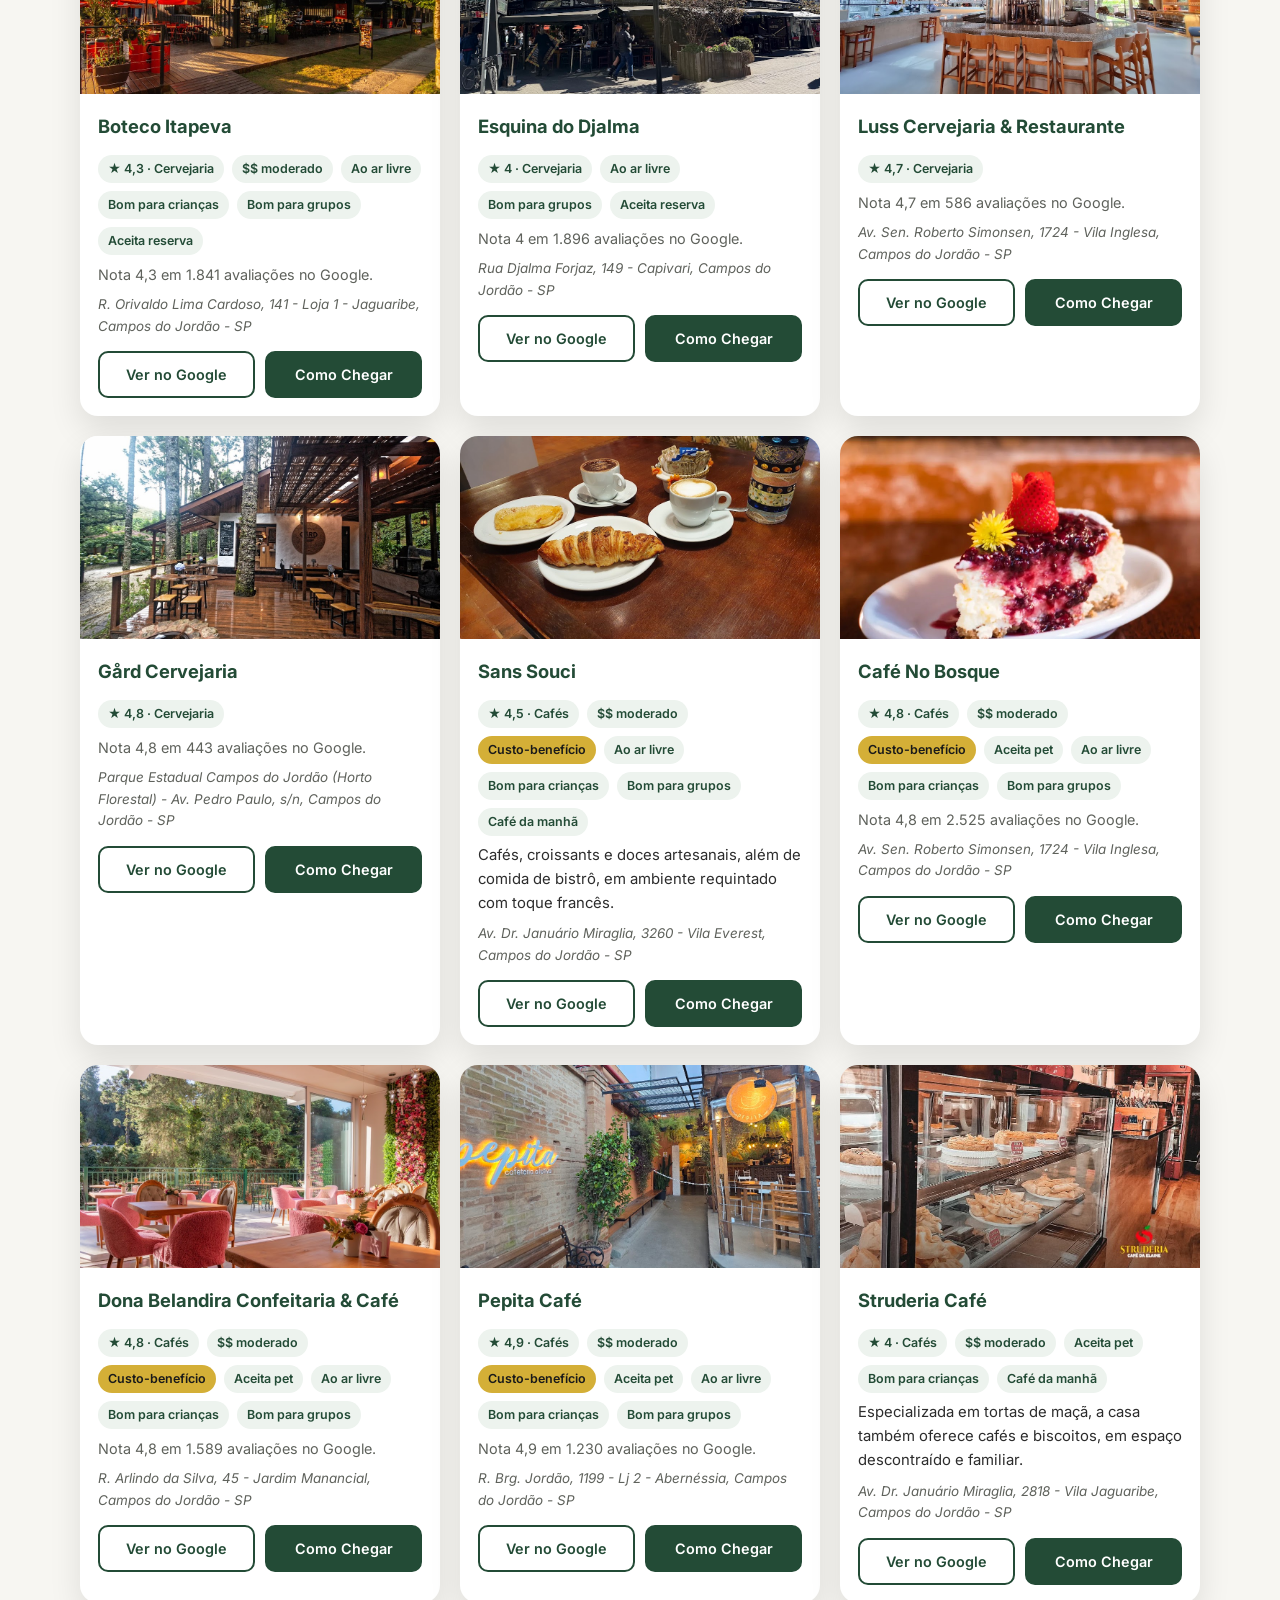
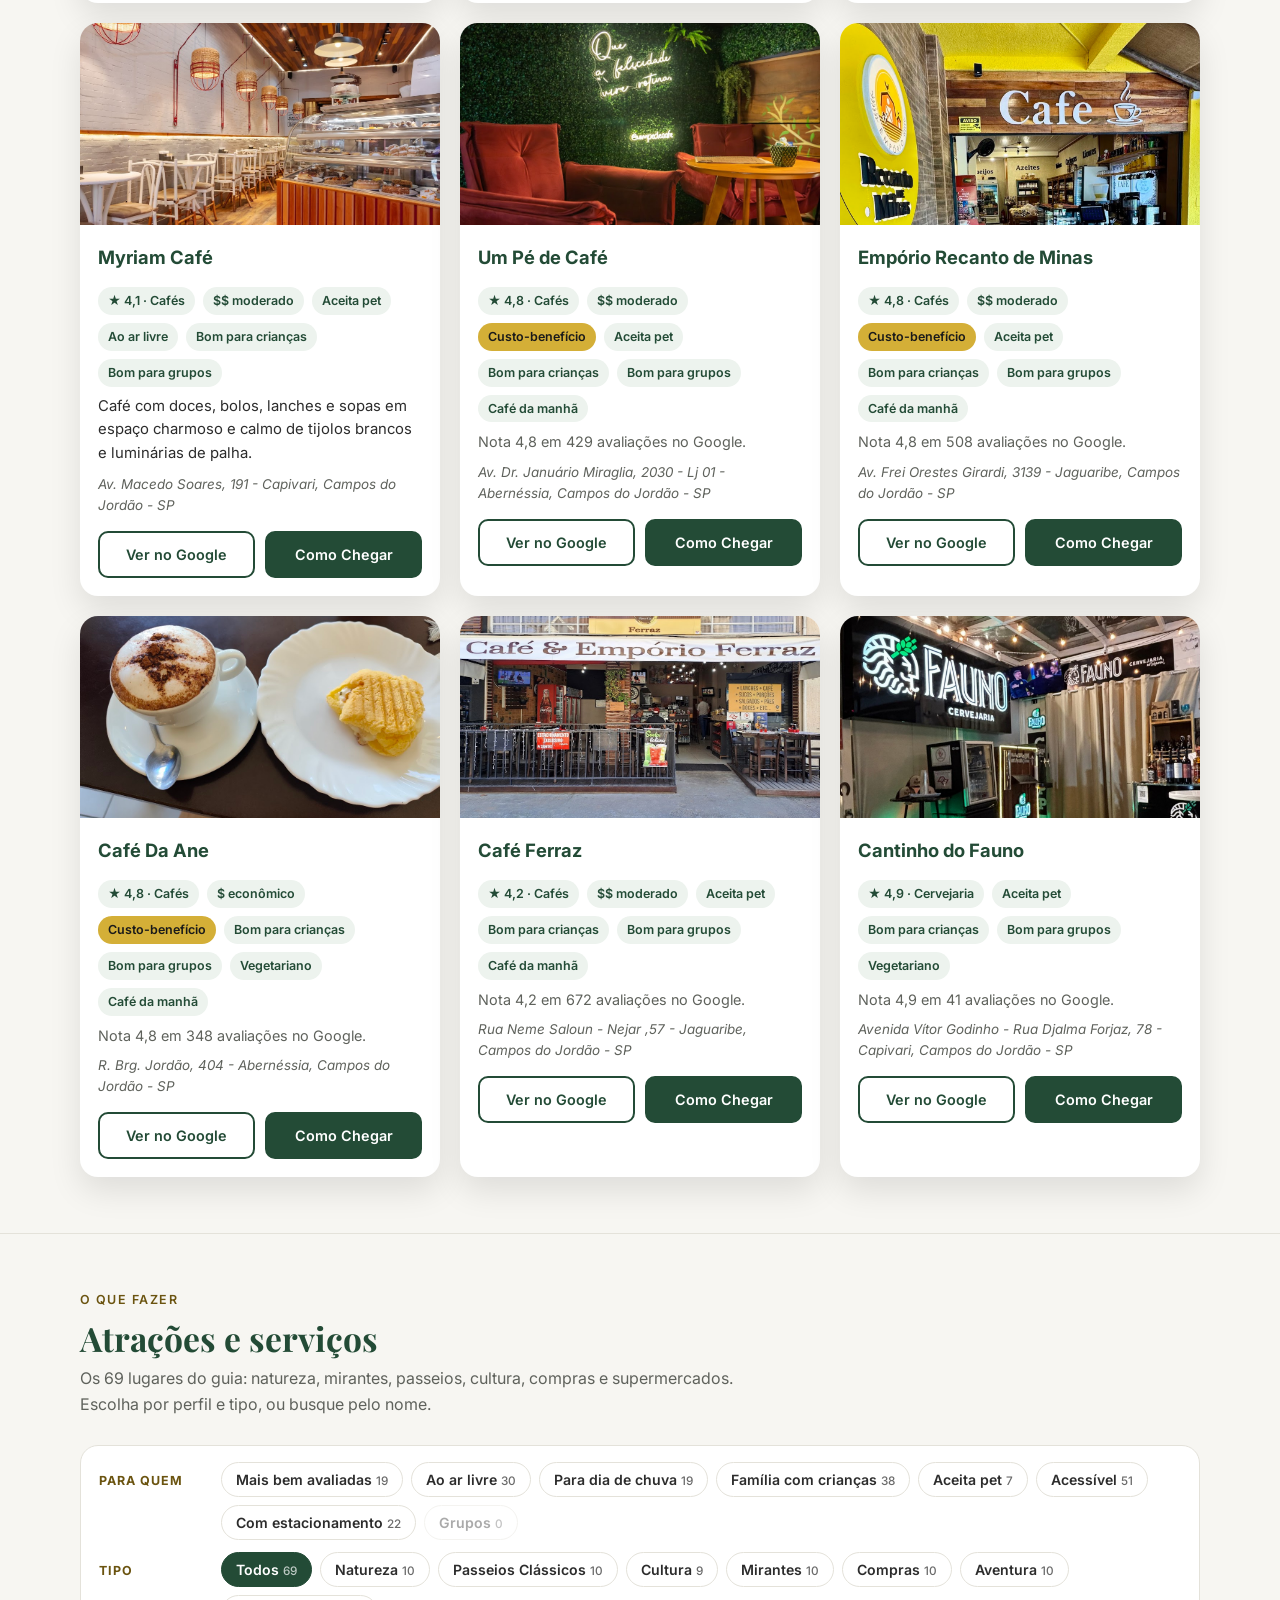
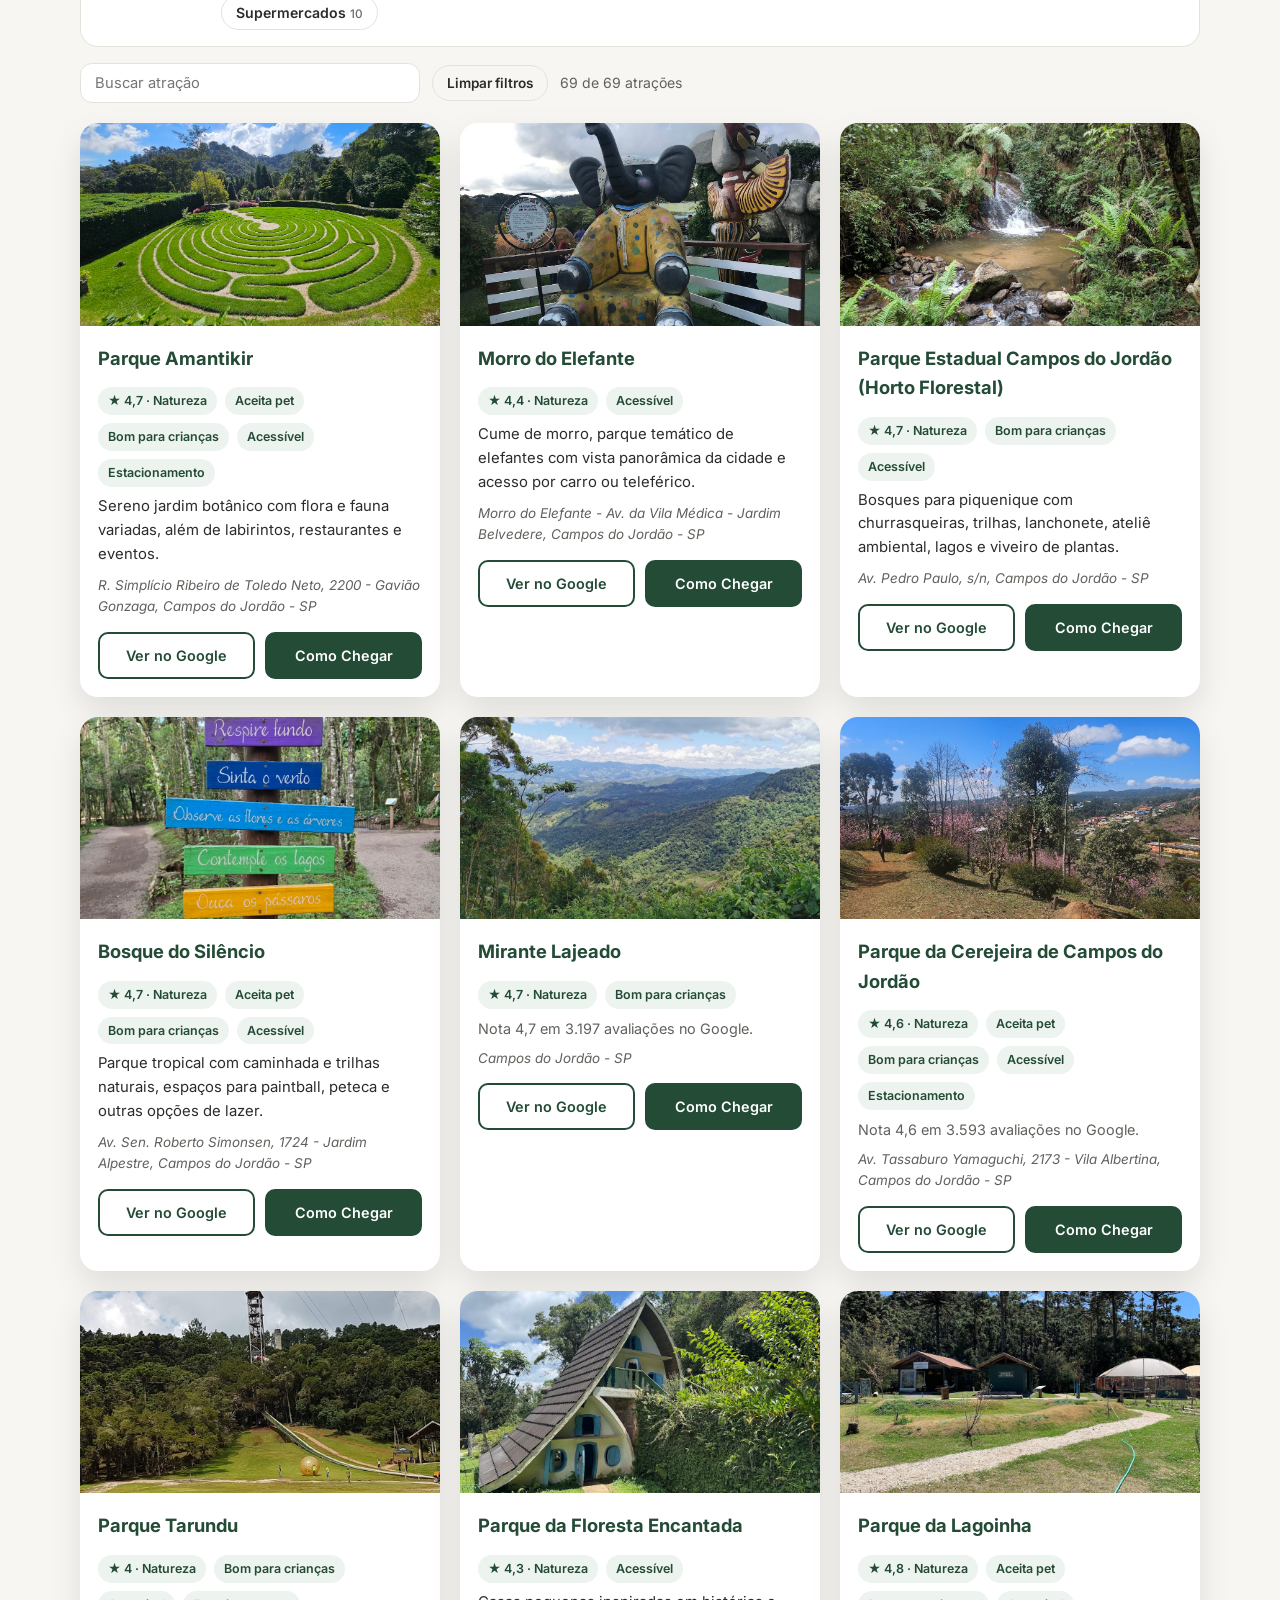
<file: v2/index.html>
<!DOCTYPE html>
<html lang="pt-BR">
<head>
<meta charset="UTF-8">
<meta name="viewport" content="width=device-width, initial-scale=1">
<title>Terras Altas v2</title>
<link rel="preconnect" href="https://fonts.googleapis.com">
<link rel="preconnect" href="https://fonts.gstatic.com" crossorigin>
<link href="https://fonts.googleapis.com/css2?family=Inter:wght@400;500;600;700&family=Playfair+Display:wght@600;700&display=swap" rel="stylesheet">
<style>

/* Layout: a estadia contada em ordem (chegar, viver, partir). Marca do site atual: verde-serra, dourado, Playfair + Inter. */
:root{
  --primary:#234b36;
  --primary-dark:#173426;
  --accent:#d4af37;
  --accent-ink:#6b5410;
  --bg:#f7f6f2;
  --surface:#ffffff;
  --text:#2c2c2c;
  --muted:#5f625c;
  --line:#e4e2da;
  --chip:#edf3ee;
  --warn-bg:#fff6d6;
  --warn-ink:#5b4600;
  --shadow:0 14px 32px rgba(0,0,0,.10);
  --radius:18px;
  --display:"Playfair Display",Georgia,serif;
  --body:Inter,Arial,sans-serif;
}
@media (prefers-color-scheme: dark){
  :root:not([data-theme="light"]){
    --primary:#8fc3a2; --primary-dark:#0f2218; --accent:#e0bc4a; --accent-ink:#f0d98a;
    --bg:#121a15; --surface:#1b261f; --text:#ecefe9; --muted:#a8b0a6; --line:#2c3a31;
    --chip:#243329; --warn-bg:#3a3110; --warn-ink:#f3e3a6; --shadow:0 14px 32px rgba(0,0,0,.4);
    color-scheme:dark;
  }
}
:root[data-theme="dark"]{
  --primary:#8fc3a2; --primary-dark:#0f2218; --accent:#e0bc4a; --accent-ink:#f0d98a;
  --bg:#121a15; --surface:#1b261f; --text:#ecefe9; --muted:#a8b0a6; --line:#2c3a31;
  --chip:#243329; --warn-bg:#3a3110; --warn-ink:#f3e3a6; --shadow:0 14px 32px rgba(0,0,0,.4);
  color-scheme:dark;
}
*{box-sizing:border-box;margin:0}
body{font-family:var(--body);background:var(--bg);color:var(--text);line-height:1.6;padding-inline:0;padding-block:0}
img{display:block;max-width:100%}
a{color:inherit}
.wrap{width:min(100% - 32px,1120px);margin-inline:auto}
h1,h2,h3{font-family:var(--display);text-wrap:balance;line-height:1.2}
h2{font-size:clamp(1.5rem,3.2vw,2.1rem);color:var(--primary)}
p{max-width:68ch}
.eyebrow{font-size:.78rem;letter-spacing:.12em;text-transform:uppercase;color:var(--accent-ink);font-weight:600}

.banner{background:var(--warn-bg);color:var(--warn-ink);font-size:.9rem;padding:10px 16px;text-align:center}
.banner strong{font-weight:700}

header.top{background:#173426;color:#fff;position:sticky;top:0;z-index:5}
header.top .wrap{display:flex;align-items:center;justify-content:space-between;gap:12px;padding-block:12px;flex-wrap:wrap}
.brand{font-family:var(--display);font-size:1.25rem;font-weight:700}
.brand small{display:block;font-family:var(--body);font-weight:400;font-size:.72rem;opacity:.8}
nav.top{display:flex;gap:6px;overflow-x:auto;scrollbar-width:none}
nav.top a{white-space:nowrap;text-decoration:none;font-weight:600;font-size:.92rem;padding:8px 14px;border-radius:999px;color:#fff}
nav.top a:hover,nav.top a:focus-visible{background:rgba(255,255,255,.14);outline:none}
nav.top a[aria-current="page"]{color:#f0d98a}

.hero{position:relative;color:#fff;isolation:isolate;min-height:460px;display:grid;align-items:end}
.hero img{position:absolute;inset:0;width:100%;height:100%;object-fit:cover;z-index:-2}
.hero::after{content:"";position:absolute;inset:0;background:linear-gradient(180deg,rgba(10,22,15,.25),rgba(10,22,15,.78));z-index:-1}
.hero .wrap{padding-block:56px 40px}
.hero h1{font-size:clamp(2rem,5.2vw,3.4rem);max-width:18ch;text-shadow:0 2px 14px rgba(0,0,0,.5)}
.hero p{margin-top:14px;font-size:1.1rem;max-width:46ch;text-shadow:0 2px 10px rgba(0,0,0,.5)}
.hero .cta{display:flex;gap:12px;margin-top:24px;flex-wrap:wrap}
.btn{display:inline-block;text-decoration:none;font-weight:600;padding:12px 20px;border-radius:12px;border:2px solid transparent;font-size:.95rem;cursor:pointer;font-family:var(--body)}
.btn.solid{background:var(--accent);color:#1a1a1a}
.btn.ghost{border-color:rgba(255,255,255,.7);color:#fff}
.btn:focus-visible{outline:3px solid #fff;outline-offset:2px}

section.block{padding-block:56px}
section.block + section.block{border-top:1px solid var(--line)}
.head{display:grid;gap:8px;margin-bottom:28px}
.head p{color:var(--muted)}

/* primeiras 24h */
.timeline{list-style:none;padding:0;display:grid;gap:0;position:relative}
.timeline li{display:grid;grid-template-columns:120px 1fr;gap:20px;padding-block:18px;border-bottom:1px solid var(--line)}
.timeline li:last-child{border-bottom:0}
.timeline .when{font-weight:700;color:var(--primary);font-variant-numeric:tabular-nums}
.timeline .when small{display:block;font-weight:500;color:var(--muted);font-size:.8rem}
.timeline h3{font-family:var(--body);font-size:1.05rem;font-weight:700;margin-bottom:4px}
.timeline p{color:var(--muted);font-size:.96rem}
.timeline .tag{display:inline-block;margin-top:8px;font-size:.78rem;background:var(--chip);color:var(--primary);padding:3px 10px;border-radius:999px;font-weight:600}

/* entradas */
.doors{display:grid;grid-template-columns:repeat(auto-fit,minmax(240px,1fr));gap:20px}
.door{position:relative;border-radius:var(--radius);overflow:hidden;min-height:260px;color:#fff;text-decoration:none;display:grid;align-items:end;isolation:isolate;box-shadow:var(--shadow)}
.door img{position:absolute;inset:0;width:100%;height:100%;object-fit:cover;z-index:-2;transition:transform .4s}
.door::after{content:"";position:absolute;inset:0;background:linear-gradient(180deg,rgba(0,0,0,0) 30%,rgba(8,18,12,.85));z-index:-1}
.door:hover img{transform:scale(1.04)}
.door div{padding:20px}
.door h3{font-size:1.5rem}
.door p{font-size:.92rem;opacity:.92}
.door:focus-visible{outline:3px solid var(--accent);outline-offset:3px}

/* roteiros */
.tabs{display:flex;gap:8px;flex-wrap:wrap;margin-bottom:22px}
.tabs button{font-family:var(--body);font-weight:600;font-size:.92rem;padding:10px 16px;border-radius:999px;border:1px solid var(--line);background:var(--surface);color:var(--text);cursor:pointer}
.tabs button[aria-selected="true"]{background:var(--primary);color:#fff;border-color:var(--primary)}
:root[data-theme="dark"] .tabs button[aria-selected="true"]{color:#0f2218}
@media (prefers-color-scheme: dark){:root:not([data-theme="light"]) .tabs button[aria-selected="true"]{color:#0f2218}}
.tabs button:focus-visible{outline:3px solid var(--accent);outline-offset:2px}
.route{display:grid;grid-template-columns:repeat(auto-fit,minmax(260px,1fr));gap:20px}
.stop{background:var(--surface);border-radius:var(--radius);overflow:hidden;box-shadow:var(--shadow);display:flex;flex-direction:column}
.stop img{width:100%;aspect-ratio:16/10;object-fit:cover}
.stop .in{padding:18px;display:grid;gap:6px;align-content:start}
.stop .slot{font-size:.78rem;letter-spacing:.1em;text-transform:uppercase;font-weight:700;color:var(--accent-ink)}
.stop h3{font-size:1.25rem;color:var(--primary)}
.stop p{font-size:.94rem;color:var(--muted)}
.meta{display:flex;gap:8px;flex-wrap:wrap;margin-top:6px}
.meta span{font-size:.78rem;font-weight:600;background:var(--chip);color:var(--primary);padding:4px 10px;border-radius:999px}
.note{font-size:.84rem;color:var(--muted);margin-top:16px}

/* escolha dos anfitrioes */
.picks{display:grid;grid-template-columns:repeat(auto-fit,minmax(260px,1fr));gap:20px}
.pick{background:var(--surface);border:1px solid var(--line);border-radius:var(--radius);padding:24px;display:grid;gap:12px;align-content:start}
.pick .label{font-size:.78rem;letter-spacing:.1em;text-transform:uppercase;font-weight:700;color:var(--accent-ink)}
.pick blockquote{font-family:var(--display);font-size:1.2rem;line-height:1.4;color:var(--text)}
.pick cite{font-style:normal;font-size:.9rem;color:var(--muted)}
.pick .where{font-weight:700;color:var(--primary)}

/* antes e depois do cartao */
.compare{display:grid;grid-template-columns:repeat(auto-fit,minmax(290px,1fr));gap:24px;align-items:start}
.compare h3{font-family:var(--body);font-size:.85rem;letter-spacing:.1em;text-transform:uppercase;color:var(--muted);margin-bottom:10px}
.card{background:var(--surface);border-radius:var(--radius);overflow:hidden;box-shadow:var(--shadow)}
.card img{width:100%;aspect-ratio:16/9;object-fit:cover}
.card .in{padding:18px;display:grid;gap:8px}
.card h4{font-family:var(--body);font-size:1.15rem;font-weight:700;color:var(--primary)}
.card .addr{font-size:.88rem;color:var(--muted);font-style:italic}
.card .why{font-size:.95rem}
.card .btns{display:flex;gap:10px;margin-top:6px}
.card .btns a{flex:1;text-align:center;padding:10px;border-radius:10px;font-weight:600;font-size:.9rem;text-decoration:none;border:2px solid var(--primary);color:var(--primary)}
.card .btns a.fill{background:var(--primary);color:#fff}
:root[data-theme="dark"] .card .btns a.fill{color:#0f2218}
@media (prefers-color-scheme: dark){:root:not([data-theme="light"]) .card .btns a.fill{color:#0f2218}}

/* despedida */
.bye{background:var(--primary-dark);color:#fff;border-radius:var(--radius);padding:36px;display:grid;gap:14px}
.bye h2{color:#fff}
.bye p{color:#e6ece6}
.bye .row{display:flex;gap:12px;flex-wrap:wrap;margin-top:6px}
.bye .row a{border:2px solid rgba(255,255,255,.6);padding:10px 18px;border-radius:12px;text-decoration:none;font-weight:600}
.bye .row a.solid{background:var(--accent);color:#1a1a1a;border-color:var(--accent)}

/* validacao */
.vote{background:var(--surface);border:1px solid var(--line);border-radius:var(--radius);padding:8px 24px 24px}
.vote .item{display:grid;grid-template-columns:1fr auto;gap:12px;align-items:center;padding-block:14px;border-bottom:1px solid var(--line)}
.vote .item:last-of-type{border-bottom:0}
.vote .item b{display:block}
.vote .item span{color:var(--muted);font-size:.9rem}
.choice{display:flex;gap:6px}
.choice label{cursor:pointer}
.choice input{position:absolute;opacity:0;width:1px;height:1px}
.choice span{display:inline-block;padding:7px 14px;border-radius:999px;border:1px solid var(--line);font-size:.85rem;font-weight:600;color:var(--text)}
.choice input:checked + span{background:var(--primary);border-color:var(--primary);color:#fff}
:root[data-theme="dark"] .choice input:checked + span{color:#0f2218}
@media (prefers-color-scheme: dark){:root:not([data-theme="light"]) .choice input:checked + span{color:#0f2218}}
.choice input:focus-visible + span{outline:3px solid var(--accent);outline-offset:2px}
.copybar{display:flex;gap:12px;align-items:center;flex-wrap:wrap;margin-top:18px}
.copybar button{font-family:var(--body);font-weight:700;background:var(--accent);color:#1a1a1a;border:0;padding:12px 20px;border-radius:12px;cursor:pointer}
.copybar output{font-size:.9rem;color:var(--muted)}
textarea#resumo{width:100%;margin-top:14px;min-height:130px;font-family:var(--body);font-size:.9rem;padding:12px;border-radius:12px;border:1px solid var(--line);background:var(--bg);color:var(--text)}

footer{background:#173426;color:#d9e2da;padding-block:28px;margin-top:56px;font-size:.9rem}

@media (max-width:640px){
  .timeline li{grid-template-columns:1fr;gap:6px}
  .vote .item{grid-template-columns:1fr}
  .bye{padding:24px}
}
@media (prefers-reduced-motion:reduce){.door img{transition:none}}


/* ===== versão completa ===== */
.kicker{color:var(--muted);max-width:68ch}
.hostbox{display:grid;grid-template-columns:minmax(0,1.1fr) minmax(0,1fr);gap:28px;align-items:center}
.hostbox .ph{border:2px dashed var(--line);border-radius:var(--radius);min-height:220px;display:grid;place-items:center;text-align:center;color:var(--muted);padding:20px;font-size:.92rem;background:var(--surface)}
.gallery{display:grid;grid-template-columns:repeat(auto-fit,minmax(220px,1fr));gap:16px;margin-top:8px}
.gallery figure{background:var(--surface);border-radius:var(--radius);overflow:hidden;box-shadow:var(--shadow)}
.gallery img{width:100%;aspect-ratio:4/3;object-fit:cover}
.gallery figcaption{padding:12px 14px;font-size:.9rem;color:var(--muted)}
.badge{display:inline-flex;gap:10px;align-items:center;flex-wrap:wrap;background:var(--surface);border-radius:999px;padding:10px 18px;box-shadow:var(--shadow);font-weight:600;color:var(--primary);margin-bottom:22px}
.badge .stars{color:var(--accent-ink)}
.badge a{color:var(--primary)}
.reviews{display:grid;grid-template-columns:repeat(auto-fit,minmax(260px,1fr));gap:20px}
.rev{background:var(--surface);border-radius:var(--radius);overflow:hidden;box-shadow:var(--shadow);display:flex;flex-direction:column}
.rev img{width:100%;aspect-ratio:16/10;object-fit:cover}
.rev .in{padding:18px;display:grid;gap:8px;align-content:start}
.rev .tag{justify-self:start;font-size:.78rem;font-weight:600;background:var(--chip);color:var(--primary);padding:4px 10px;border-radius:999px}
.rev q{font-style:italic;quotes:none}
.rev .by{font-weight:600;font-size:.9rem;color:var(--primary)}

.tools{display:flex;gap:12px;flex-wrap:wrap;align-items:center;margin-bottom:20px}
.chips{display:flex;gap:8px;flex-wrap:wrap}
.chips button{font-family:var(--body);font-weight:600;font-size:.88rem;padding:8px 14px;border-radius:999px;border:1px solid var(--line);background:var(--surface);color:var(--text);cursor:pointer}
.chips button[aria-pressed="true"]{background:var(--primary);border-color:var(--primary);color:#fff}
:root[data-theme="dark"] .chips button[aria-pressed="true"]{color:#0f2218}
@media (prefers-color-scheme: dark){:root:not([data-theme="light"]) .chips button[aria-pressed="true"]{color:#0f2218}}
.chips button:focus-visible{outline:3px solid var(--accent);outline-offset:2px}
.chips small{opacity:.7;font-weight:500}
.search{flex:1;min-width:200px;max-width:340px;padding:10px 14px;border-radius:12px;border:1px solid var(--line);background:var(--surface);color:var(--text);font-family:var(--body);font-size:.92rem}
.count{font-size:.88rem;color:var(--muted)}
.grid{display:grid;grid-template-columns:repeat(auto-fill,minmax(270px,1fr));gap:20px}
.grid .card .in{height:100%;align-content:start}
.grid .card{display:flex;flex-direction:column}
.grid .card .in{flex:1}
.card .btns{margin-top:auto;padding-top:6px}
.card .desc{font-size:.93rem}
.card .fact{font-size:.9rem;color:var(--muted)}
.card .addr{font-size:.84rem}
.gap-note{font-size:.8rem;color:var(--muted);font-style:italic}

.infos{display:grid;grid-template-columns:repeat(auto-fit,minmax(300px,1fr));gap:20px}
.box{background:var(--surface);border:1px solid var(--line);border-radius:var(--radius);padding:22px 24px}
.box h3{font-family:var(--body);font-size:1.05rem;color:var(--primary);margin-bottom:10px}
.box ul{padding-left:18px;display:grid;gap:10px}
.box li{font-size:.95rem}

/* segmentacao dos restaurantes */
.seg{display:grid;gap:12px;margin-bottom:16px;background:var(--surface);border:1px solid var(--line);border-radius:var(--radius);padding:16px 18px}
.segrow{display:grid;grid-template-columns:110px 1fr;gap:12px;align-items:start}
.seglabel{font-size:.78rem;letter-spacing:.08em;text-transform:uppercase;font-weight:700;color:var(--accent-ink);padding-top:9px}
.chips button.pend{border-style:dashed;color:var(--muted);background:transparent}
.chips button.pend[aria-pressed="true"]{background:var(--chip);color:var(--primary);border-color:var(--primary)}
.rule{background:var(--chip);color:var(--text);border-radius:12px;padding:12px 14px;font-size:.92rem}
.rule strong{color:var(--primary)}
.clear{font-family:var(--body);font-weight:600;font-size:.85rem;background:transparent;border:1px solid var(--line);color:var(--text);padding:9px 14px;border-radius:999px;cursor:pointer}
.clear:focus-visible{outline:3px solid var(--accent);outline-offset:2px}
.flag{background:var(--accent)!important;color:#1a1a1a!important}
@media (max-width:640px){.segrow{grid-template-columns:1fr;gap:6px}.seglabel{padding-top:0}}

.demo{display:inline-flex;gap:8px;align-items:center;font-size:.85rem;color:var(--warn-ink);background:var(--warn-bg);padding:8px 12px;border-radius:999px;cursor:pointer}
.demo-chip{border:1px dashed var(--accent-ink)}
.chips button:disabled{opacity:.4;cursor:not-allowed}
.segrow[hidden]{display:none}
@media (max-width:760px){.hostbox{grid-template-columns:1fr}}
</style>
</head>
<body>

<div class="banner"><strong>Versão 2 completa, em validação (não oficial).</strong> Usa todos os dados do site atual: 51 restaurantes, 69 atrações, avaliações, informações úteis e lembretes.</div>

<header class="top">
  <div class="wrap">
    <div class="brand">Casa Terras Altas<small>Campos do Jordão</small></div>
    <nav class="top" aria-label="Principal">
      <a href="#chegada">Chegada</a>
      <a href="#casa">A casa</a>
      <a href="#onde-comer">Onde comer</a>
      <a href="#o-que-fazer">O que fazer</a>
      <a href="#informacoes">Informações</a>
    </nav>
  </div>
</header>

<section class="hero">
  <img src="../hero_casa_terras_altas.png" alt="Casa Terras Altas ao entardecer, com vidraças iluminadas">
  <div class="wrap">
    <p class="eyebrow" style="color:#f0d98a">Guia exclusivo para hóspedes</p>
    <h1>Sua casa na serra, com Campos do Jordão ao redor</h1>
    <p>O que você precisa saber, na ordem em que vai precisar: chegar, aproveitar e voltar com vontade de repetir.</p>
    <div class="cta">
      <a class="btn solid" href="#chegada">Como chegar e entrar</a>
      <a class="btn ghost" href="#onde-comer">Ver restaurantes</a>
    </div>
  </div>
</section>

<main>

<section class="block" id="chegada">
  <div class="wrap">
    <div class="head">
      <span class="eyebrow">1 · Chegada</span>
      <h2>Chegada e saída, em ordem de horário</h2>
      <p>Hoje essas informações ficam no fim da página Sobre a Casa. Aqui abrem o guia.</p>
    </div>
    <ol class="timeline">
      <li>
        <div class="when">Antes de sair<small>no dia da viagem</small></div>
        <div><h3>Rota e horário</h3>
          <p>Rua K, 225, Jardim Primavera, Campos do Jordão. O check-in é às 16h. As senhas chegam por mensagem antes da data; por segurança não estão publicadas aqui.</p>
          <a class="tag" href="https://www.google.com/maps/search/?api=1&query=Rua+K%2C+225+-+Jardim+Primavera%2C+Campos+do+Jord%C3%A3o+-+SP%2C+12466-176" target="_blank" rel="noopener">Abrir rota no Google Maps</a></div>
      </li>
      <li>
        <div class="when">16h<small>check-in</small></div>
        <div><h3>Entrar na casa</h3>
          <p>Use as senhas da fechadura, do alarme e do Wi-Fi que enviamos por mensagem. O aquecimento é a gás: registro esquerdo para água quente.</p>
          <span class="tag">Tomadas pretas: 20A, só para aquecedor a óleo</span></div>
      </li>
      <li>
        <div class="when">Ao sair<small>até 12h</small></div>
        <div><h3>Check-out</h3>
          <p>Desligue cafeteiras e aquecedores antes de sair.</p></div>
      </li>
    </ol>
  </div>
</section>

<section class="block" id="casa">
  <div class="wrap">
    <div class="head">
      <span class="eyebrow">2 · A casa</span>
      <h2>Conheça os anfitriões e a casa</h2>
    </div>
    <div class="hostbox">
      <div>
        <p>Somos Angélica e Edgar, juntos há quase 30 anos. Adoramos viajar, conhecer novas culturas e sabores. Nossa família inclui nossos filhos humanos, Bianca e Samuel, e nossas filhas de 4 patas, Frida e Hortência.</p>
      </div>
      <div class="ph" role="img" aria-label="Espaço reservado para as fotos dos anfitriões">As fotos de Angélica e Edgar e da família aparecem na versão final.</div>
    </div>
    <div class="head" style="margin-top:40px">
      <h2 style="font-size:1.4rem">Na casa</h2>
      <p>A casa foi pensada para ser integrada à natureza. Todos os cômodos possuem vista para a montanha e a mata local. Na versão atual isso é uma imagem única; aqui cada ambiente é uma foto com legenda.</p>
    </div>
    <div class="gallery">
      <figure><img src="../avaliacoes/paisagem.png" alt="Paisagem ao redor da casa" loading="lazy"><figcaption>Vista incrível em todos os cômodos.</figcaption></figure>
      <figure><img src="../avaliacoes/lareira.png" alt="Lareira a lenha na sala" loading="lazy"><figcaption>Lareira a lenha e ecológica para curtir o friozinho.</figcaption></figure>
      <figure><img src="../avaliacoes/cozinha.png" alt="Cozinha equipada" loading="lazy"><figcaption>Cozinha bem equipada.</figcaption></figure>
      <figure><img src="../avaliacoes/quarto-rede.png" alt="Quarto com rede na varanda" loading="lazy"><figcaption>Quartos confortáveis, com redes: um convite ao descanso e à contemplação.</figcaption></figure>
      <figure><img src="../avaliacoes/banheira.png" alt="Banheira de hidromassagem com vista" loading="lazy"><figcaption>Banhos perfeitos, com vista maravilhosa e água com ótima pressão.</figcaption></figure>
      <figure><img src="../avaliacoes/mesa-posta.jpg" alt="Mesa posta com vista para a mata" loading="lazy"><figcaption>Mesa posta para receber os hóspedes.</figcaption></figure>
    </div>

    <div class="head" style="margin-top:48px">
      <h2 style="font-size:1.4rem">O que dizem os hóspedes</h2>
      <p>O que quem já ficou aqui destaca nas avaliações do Airbnb.</p>
    </div>
    <div class="badge"><span class="stars">★ 4,98</span><span>· 84 avaliações</span><span>· Preferido dos hóspedes</span><a href="https://www.airbnb.com.br/rooms/1342639628979549242" target="_blank" rel="noopener">ver todas</a></div>
    <div class="reviews">
      <article class="rev"><img src="../avaliacoes/mesa-posta.jpg" alt="Mesa posta" loading="lazy"><div class="in"><span class="tag">Hospitalidade · citado 53×</span><q>"A Angélica e o Edgar são uns queridos, muito atenciosos e acolhedores."</q><span class="by">Taina, hóspede</span></div></article>
      <article class="rev"><img src="../avaliacoes/quarto-rede.png" alt="Quarto com rede" loading="lazy"><div class="in"><span class="tag">Vista · citado 27×</span><q>"Eu adorava ficar relaxando na rede, apreciando a vista linda e observando os passarinhos."</q><span class="by">Taina, hóspede</span></div></article>
      <article class="rev"><img src="../avaliacoes/lareira.png" alt="Lareira" loading="lazy"><div class="in"><span class="tag">Espaço interno · citado 30×</span><q>"A estrutura da casa é completa, os ambientes são muito confortáveis e a decoração deixa tudo ainda mais especial."</q><span class="by">Raphaela, hóspede</span></div></article>
      <article class="rev"><img src="../avaliacoes/cozinha.png" alt="Cozinha" loading="lazy"><div class="in"><span class="tag">Limpeza · citado 29×</span><q>"A casa é muito cheirosa, extremamente limpa, organizada e aconchegante."</q><span class="by">Rubia, hóspede</span></div></article>
      <article class="rev"><img src="../avaliacoes/paisagem.png" alt="Paisagem" loading="lazy"><div class="in"><span class="tag">Localização · citado 22×</span><q>"O local é muito bom e tranquilo para descansar, exatamente o que eu buscava."</q><span class="by">Bruno, hóspede</span></div></article>
      <article class="rev"><img src="../avaliacoes/banheira.png" alt="Banheira" loading="lazy"><div class="in"><span class="tag">Destaque do anúncio</span><q>Suíte com banheira de hidromassagem e vista para o vale, um dos pontos mais elogiados nas fotos dos hóspedes.</q><span class="by">Airbnb</span></div></article>
    </div>
  </div>
</section>

<section class="block" id="onde-comer">
  <div class="wrap">
    <div class="head">
      <span class="eyebrow">Onde comer</span>
      <h2>Restaurantes selecionados</h2>
      <p class="kicker">Os 51 lugares do guia, escolhidos por nota e número de avaliações do Google. Escolha por perfil, tipo e faixa de preço, ou busque pelo nome.</p>
    </div>
    <div class="seg" id="seg-rest">
      <div class="segrow"><span class="seglabel">Para quem</span><div class="chips" id="seg-chips" role="group" aria-label="Para quem"></div></div>
      <div class="segrow"><span class="seglabel">Em preparação</span><div class="chips" id="seg-pend" role="group" aria-label="Segmentos em preparação"></div></div>
      <div class="segrow"><span class="seglabel">Tipo</span><div class="chips" id="tipo-chips" role="group" aria-label="Tipo de restaurante"></div></div>
      <div class="segrow"><span class="seglabel">Preço</span><div class="chips" id="preco-chips" role="group" aria-label="Faixa de preço"></div></div>
      <div class="rule" id="rule-rest" role="status" aria-live="polite" hidden></div>
    </div>
    <div class="tools"><input class="search" id="q-rest" type="search" placeholder="Buscar restaurante" aria-label="Buscar restaurante"><button type="button" class="clear" id="limpar-rest">Limpar filtros</button>
      <span class="count" id="n-rest" aria-live="polite"></span></div>
    <div class="grid" id="grid-rest"></div>
  </div>
</section>

<section class="block" id="o-que-fazer">
  <div class="wrap">
    <div class="head">
      <span class="eyebrow">O que fazer</span>
      <h2>Atrações e serviços</h2>
      <p class="kicker">Os 69 lugares do guia: natureza, mirantes, passeios, cultura, compras e supermercados. Escolha por perfil e tipo, ou busque pelo nome.</p>
    </div>
    <div class="seg" id="seg-atr">
      <div class="segrow"><span class="seglabel">Para quem</span><div class="chips" id="seg-chips-atr" role="group" aria-label="Perfil"></div></div>
      <div class="segrow"><span class="seglabel">Em preparação</span><div class="chips" id="seg-pend-atr" role="group" aria-label="Segmentos em preparação"></div></div>
      <div class="segrow"><span class="seglabel">Tipo</span><div class="chips" id="tipo-chips-atr" role="group" aria-label="Tipo de atração"></div></div>
      <div class="rule" id="rule-atr" role="status" aria-live="polite" hidden></div>
    </div>
    <div class="tools"><input class="search" id="q-atr" type="search" placeholder="Buscar atração" aria-label="Buscar atração"><button type="button" class="clear" id="limpar-atr">Limpar filtros</button>
      
      <span class="count" id="n-atr" aria-live="polite"></span></div>
    <div class="grid" id="grid-atr"></div>
  </div>
</section>

<section class="block" id="informacoes">
  <div class="wrap">
    <div class="head">
      <span class="eyebrow">Para o dia a dia</span>
      <h2>Informações úteis e lembretes</h2>
    </div>
    <div class="infos">
      <div class="box"><h3>Informações úteis</h3><ul>
        <li><strong>Emergência:</strong> Polícia 190 | SAMU 192 | Bombeiros 193</li>
        <li><strong>Corpo de Bombeiros de Campos do Jordão:</strong> Av. Frei Orestes Girardi, 4100, Capivari. (12) 3663-4599</li>
        <li><strong>Pronto-Socorro Municipal:</strong> Av. Dr. Adhemar de Barros, 115, Abernéssia. (12) 3664-6434</li>
        <li><strong>Posto de combustível mais próximo:</strong> Auto Posto Sete Estrelas, Rua Diva, 575, Vila Inglesa (a poucos minutos da casa)</li>
      </ul></div>
      <div class="box"><h3>Lembretes importantes</h3><ul>
        <li><strong>Check-in:</strong> 16h | <strong>Check-out:</strong> 12h.</li>
        <li><strong>Acesso e Wi-Fi:</strong> as senhas do cofre de chaves, do alarme e da rede Wi-Fi são enviadas por mensagem, perto da data do check-in. Por segurança, não são publicadas aqui.</li>
        <li><strong>Aquecimento:</strong> é a gás. Registro esquerdo para água quente.</li>
        <li><strong>Elétrica:</strong> tomadas pretas são de 20A (use apenas para aquecedores a óleo).</li>
        <li><strong>Segurança:</strong> desligue cafeteiras e aquecedores ao sair.</li>
        <li><strong>Pets:</strong> bem-vindos! Recolha as fezes e não deixe subir na banheira.</li>
      </ul></div>
    </div>
  </div>
</section>

<section class="block" id="partida">
  <div class="wrap">
    <div class="bye">
      <h2>Obrigado por ficar na nossa casa</h2>
      <p>Se a estadia foi boa, uma avaliação ajuda a casa a receber mais gente como você. Estamos sempre à disposição.</p>
      <p>Telefones: (11) 99420-6875 | (11) 99417-6186</p>
      <div class="row">
        <a class="solid" href="https://www.airbnb.com.br/rooms/1342639628979549242" target="_blank" rel="noopener">Ver o anúncio no Airbnb</a>
        <a href="https://www.instagram.com/casaterrasaltas_camposdojordao/" target="_blank" rel="noopener">Instagram da casa</a>
        <a href="https://www.google.com/search?q=Casa+Terras+Altas+Campos+do+Jord%C3%A3o" target="_blank" rel="noopener">Avaliar no Google</a>
      </div>
    </div>
  </div>
</section>

<section class="block" id="validar">
  <div class="wrap">
    <div class="head">
      <span class="eyebrow">Para decidir</span>
      <h2>O que entra na versão final?</h2>
      <p>Marque cada proposta e copie o resumo para me enviar. As escolhas ficam só neste navegador.</p>
    </div>
    <form class="vote" id="votacao" onsubmit="return false">
      <div class="item"><div><b>Página inicial de boas-vindas</b><span>Promessa em uma frase e abertura pela chegada, no lugar da lista de restaurantes.</span></div>
        <div class="choice" data-k="Boas-vindas"><label><input type="radio" name="p1" value="Quero"><span>Quero</span></label><label><input type="radio" name="p1" value="Talvez"><span>Talvez</span></label><label><input type="radio" name="p1" value="Não"><span>Não</span></label></div></div>
      <div class="item"><div><b>Chegada e saída no topo</b><span>Rota, check-in, acesso e check-out em ordem de horário.</span></div>
        <div class="choice" data-k="Chegada e saída"><label><input type="radio" name="p2" value="Quero"><span>Quero</span></label><label><input type="radio" name="p2" value="Talvez"><span>Talvez</span></label><label><input type="radio" name="p2" value="Não"><span>Não</span></label></div></div>
      <div class="item"><div><b>Galeria com legendas no lugar da imagem única 'Na casa'</b><span>Cada ambiente vira uma foto com legenda, legível no celular.</span></div>
        <div class="choice" data-k="Galeria Na casa"><label><input type="radio" name="p5" value="Quero"><span>Quero</span></label><label><input type="radio" name="p5" value="Talvez"><span>Talvez</span></label><label><input type="radio" name="p5" value="Não"><span>Não</span></label></div></div>
      <div class="item"><div><b>Filtros e busca nas listas</b><span>Chips por categoria com contagem e busca por nome em restaurantes e atrações.</span></div>
        <div class="choice" data-k="Filtros e busca"><label><input type="radio" name="p6" value="Quero"><span>Quero</span></label><label><input type="radio" name="p6" value="Talvez"><span>Talvez</span></label><label><input type="radio" name="p6" value="Não"><span>Não</span></label></div></div>
      <div class="item"><div><b>Cartão com fato quando não há descrição</b><span>Quando o Google não traz texto, mostra nota e número de avaliações.</span></div>
        <div class="choice" data-k="Cartão com fato"><label><input type="radio" name="p7" value="Quero"><span>Quero</span></label><label><input type="radio" name="p7" value="Talvez"><span>Talvez</span></label><label><input type="radio" name="p7" value="Não"><span>Não</span></label></div></div>
      <div class="item"><div><b>Informações úteis e lembretes lado a lado</b><span>Duas caixas em vez de duas listas longas em sequência.</span></div>
        <div class="choice" data-k="Informações em caixas"><label><input type="radio" name="p8" value="Quero"><span>Quero</span></label><label><input type="radio" name="p8" value="Talvez"><span>Talvez</span></label><label><input type="radio" name="p8" value="Não"><span>Não</span></label></div></div>
      <div class="item"><div><b>Despedida com avaliação</b><span>Fecho curto com telefone, Airbnb, Instagram e Google.</span></div>
        <div class="choice" data-k="Despedida"><label><input type="radio" name="p9" value="Quero"><span>Quero</span></label><label><input type="radio" name="p9" value="Talvez"><span>Talvez</span></label><label><input type="radio" name="p9" value="Não"><span>Não</span></label></div></div>
      
      <div class="copybar">
        <button type="button" id="copiar">Copiar resumo</button>
        <output id="status" aria-live="polite"></output>
      </div>
      <textarea id="resumo" readonly aria-label="Resumo das escolhas" placeholder="O resumo das suas escolhas aparece aqui."></textarea>
    </form>
  </div>
</section>

</main>

<footer><div class="wrap">Casa Terras Altas · Campos do Jordão · Versão 2 em validação, não publicada como oficial.</div></footer>

<script>
(function(){
  var ORIGEM = "Rua K, 225 - Jardim Primavera, Campos do Jordão - SP, 12466-176";
  function esc(s){return String(s==null?"":s).replace(/[&<>"]/g,function(c){return {"&":"&amp;","<":"&lt;",">":"&gt;",'"':"&quot;"}[c]})}
  function limpaEnd(e){return String(e||"").replace(/,\s*Brasil\s*$/i,"").replace(/,\s*\d{5}-\d{3}/,"")}
  function milhar(n){return Number(n||0).toLocaleString("pt-BR")}
  function rota(r){
    var d = r.nome+" "+(r.bairro||"")+" Campos do Jordão";
    return "https://www.google.com/maps/dir/?api=1&origin="+encodeURIComponent(ORIGEM)+"&destination="+encodeURIComponent(d.replace(/\s+/g," ").trim())+(r.place_id?"&destination_place_id="+r.place_id:"");
  }
  function cartao(r,tipo){
    var meta='<span>★ '+esc(String(r.nota).replace(".",","))+' · '+esc(r.categoria)+'</span>';
    if(r.preco) meta+='<span>'+esc(PRECO[r.preco]||r.preco)+'</span>';
    if(tipo!=="atr" && custoBeneficio(r)) meta+='<span class="flag">Custo-benefício</span>';
    if(r.atributos){ var n=0; Object.keys(ROTULO_ATR).forEach(function(k){ if(r.atributos[k] && n<4){ n++; meta+='<span'+(r._demo?' class="demo-chip" title="Dado de exemplo"':'')+'>'+esc(ROTULO_ATR[k])+'</span>'; } }); }
    var corpo = r.descricao ? '<p class="desc">'+esc(r.descricao)+'</p>'
      : '<p class="fact">Nota '+esc(String(r.nota).replace(".",","))+' em '+milhar(r.avaliacoes)+' avaliações no Google.</p>';
    var foto = r.foto ? '<img src="../'+esc(r.foto)+'" alt="Foto de '+esc(r.nome)+'" loading="lazy">' : "";
    var visitar = r.site||r.instagram||r.maps;
    return '<article class="card">'+foto+'<div class="in"><h4>'+esc(r.nome)+'</h4><div class="meta">'+meta+'</div>'+corpo+
      '<p class="addr">'+esc(limpaEnd(r.endereco))+'</p>'+
      '<div class="btns"><a href="'+esc(visitar)+'" target="_blank" rel="noopener">Ver no Google</a><a class="fill" href="'+esc(rota(r))+'" target="_blank" rel="noopener">Como Chegar</a></div></div></article>';
  }
  function lista(arq,gridId,chipsId,qId,nId){
    fetch(arq).then(function(r){return r.json()}).then(function(dados){
      var grid=document.getElementById(gridId), chips=document.getElementById(chipsId), q=document.getElementById(qId), n=document.getElementById(nId);
      var cats=[]; dados.forEach(function(d){ if(cats.indexOf(d.categoria)<0) cats.push(d.categoria) });
      var atual="Todos";
      function desenha(){
        var t=(q.value||"").toLowerCase();
        var f=dados.filter(function(d){ return (atual==="Todos"||d.categoria===atual) && (!t || (d.nome+" "+(d.endereco||"")).toLowerCase().indexOf(t)>=0) });
        grid.innerHTML=f.length?f.map(function(d){return cartao(d,"atr")}).join(""):'<p class="kicker">Nenhum lugar encontrado.</p>';
        n.textContent=f.length+" de "+dados.length+" lugares";
        chips.querySelectorAll("button").forEach(function(b){b.setAttribute("aria-pressed",b.dataset.c===atual?"true":"false")});
      }
      function chip(c,qtd){var b=document.createElement("button");b.type="button";b.dataset.c=c;b.innerHTML=esc(c)+" <small>"+qtd+"</small>";b.addEventListener("click",function(){atual=c;desenha()});chips.appendChild(b)}
      chip("Todos",dados.length); cats.forEach(function(c){chip(c,dados.filter(function(d){return d.categoria===c}).length)});
      q.addEventListener("input",desenha); desenha();
    }).catch(function(){ document.getElementById(gridId).innerHTML='<p class="kicker">Não foi possível carregar a lista.</p>' });
  }

  // ---- segmentos por perfil, tipo e preco, em cascata (restaurantes e atracoes) ----
  var PRECO = {"$":"$ econômico","$$":"$$ moderado","$$$":"$$$ caro","$$$$":"$$$$ muito caro"};
  var ROTULO_ATR = {aceita_pet:"Aceita pet", ao_ar_livre:"Ao ar livre", bom_para_criancas:"Bom para crianças", bom_para_grupos:"Bom para grupos", vegetariano:"Vegetariano", cafe_da_manha:"Café da manhã", aceita_reserva:"Aceita reserva", acessivel:"Acessível", estacionamento:"Estacionamento"};
  function A(r,k){ return !!(r.atributos && r.atributos[k]); }
  function custoBeneficio(r){ return r.nota>=4.5 && r.avaliacoes>=300 && (r.preco==="$"||r.preco==="$$"); }
  function maisBem(r){ return r.nota>=4.7 && r.avaliacoes>=500; }
  var SEGS_REST = [
    {id:"cb", nome:"Melhor custo-benefício", dados:false, fn:custoBeneficio, regra:"Nota 4,5 ou mais, pelo menos 300 avaliações no Google e faixa de preço $ ou $$. Os lugares sem faixa de preço no Google ficam de fora."},
    {id:"top", nome:"Mais bem avaliados", dados:false, fn:maisBem, regra:"Nota 4,7 ou mais e pelo menos 500 avaliações no Google."},
    {id:"familia", nome:"Família com crianças", dados:true, campos:"bom para crianças (goodForChildren) e cardápio infantil (menuForChildren)",
      fn:function(r){return A(r,"bom_para_criancas")||A(r,"menu_infantil")}, regra:"Bom para crianças ou com cardápio infantil, segundo o Google."},
    {id:"pet", nome:"Aceita pet", dados:true, campos:"aceita cães (allowsDogs)", fn:function(r){return A(r,"aceita_pet")}, regra:"O Google informa que aceita cães."},
    {id:"ar", nome:"Ao ar livre", dados:true, campos:"mesas ao ar livre (outdoorSeating)", fn:function(r){return A(r,"ao_ar_livre")}, regra:"O Google informa que tem mesas ao ar livre."},
    {id:"grupo", nome:"Grupos", dados:true, campos:"bom para grupos (goodForGroups)", fn:function(r){return A(r,"bom_para_grupos")}, regra:"O Google informa que é bom para grupos."},
    {id:"cafe", nome:"Café da manhã", dados:true, campos:"serve café da manhã (servesBreakfast) e brunch (servesBrunch)", fn:function(r){return A(r,"cafe_da_manha")||A(r,"brunch")}, regra:"Serve café da manhã ou brunch, segundo o Google."},
    {id:"veg", nome:"Vegetariano", dados:true, campos:"serve comida vegetariana (servesVegetarianFood)", fn:function(r){return A(r,"vegetariano")}, regra:"O Google informa que serve comida vegetariana."}
  ];
  var CAT_AR_LIVRE = ["Natureza","Mirantes","Aventura"], CAT_COBERTO = ["Cultura","Compras"];
  var SEGS_ATR = [
    {id:"top", nome:"Mais bem avaliadas", dados:false, fn:maisBem, regra:"Nota 4,7 ou mais e pelo menos 500 avaliações no Google."},
    {id:"ar", nome:"Ao ar livre", dados:false, fn:function(r){return CAT_AR_LIVRE.indexOf(r.categoria)>=0}, regra:"Atrações das categorias Natureza, Mirantes e Aventura."},
    {id:"chuva", nome:"Para dia de chuva", dados:false, fn:function(r){return CAT_COBERTO.indexOf(r.categoria)>=0}, regra:"Atrações cobertas: categorias Cultura e Compras. Confirme o funcionamento antes de sair."},
    {id:"familia", nome:"Família com crianças", dados:true, campos:"bom para crianças (goodForChildren)", fn:function(r){return A(r,"bom_para_criancas")}, regra:"O Google informa que é bom para crianças."},
    {id:"pet", nome:"Aceita pet", dados:true, campos:"aceita cães (allowsDogs)", fn:function(r){return A(r,"aceita_pet")}, regra:"O Google informa que aceita cães."},
    {id:"acess", nome:"Acessível", dados:true, campos:"entrada acessível para cadeira de rodas (accessibilityOptions)", fn:function(r){return A(r,"acessivel")}, regra:"O Google informa entrada acessível para cadeira de rodas."},
    {id:"estac", nome:"Com estacionamento", dados:true, campos:"opções de estacionamento (parkingOptions)", fn:function(r){return A(r,"estacionamento")}, regra:"O Google informa alguma opção de estacionamento."},
    {id:"grupo", nome:"Grupos", dados:true, campos:"bom para grupos (goodForGroups)", fn:function(r){return A(r,"bom_para_grupos")}, regra:"O Google informa que é bom para grupos."}
  ];
  function facetas(cfg){
    fetch('../'+cfg.arquivo).then(function(r){return r.json()}).then(function(dados){
      var I=cfg.ids, SEGS=cfg.segs;
      var grid=document.getElementById(I.grid), q=document.getElementById(I.q), n=document.getElementById(I.n), regra=document.getElementById(I.regra);
      var boxSeg=document.getElementById(I.seg), boxPend=document.getElementById(I.pend), boxTipo=document.getElementById(I.tipo), boxPreco=I.preco?document.getElementById(I.preco):null;
      var st={segs:[], pend:null, tipo:"Todos", preco:"Todos"};
      var cats=[]; dados.forEach(function(d){ if(cats.indexOf(d.categoria)<0) cats.push(d.categoria) });
      function temDados(){ return dados.some(function(d){return d.atributos && Object.keys(d.atributos).length}) }
      function passa(d,e){
        var t=(q.value||"").toLowerCase();
        for(var i=0;i<e.segs.length;i++){ var g=SEGS.filter(function(x){return x.id===e.segs[i]})[0]; if(!g.fn(d)) return false; }
        return (e.tipo==="Todos"||d.categoria===e.tipo) && (!boxPreco||e.preco==="Todos"||d.preco===e.preco) && (!t||(d.nome+" "+(d.endereco||"")).toLowerCase().indexOf(t)>=0);
      }
      function conta(e){ return dados.filter(function(d){return passa(d,e)}).length }
      function copia(o){ return {segs:o.segs.slice(), tipo:o.tipo, preco:o.preco} }
      function chip(id,rotulo,qtd,ativo,cls,off){
        return '<button type="button" data-c="'+esc(id)+'" aria-pressed="'+(ativo?"true":"false")+'"'+(cls?' class="'+cls+'"':"")+(off?' disabled':"")+'>'+esc(rotulo)+(qtd!=null?' <small>'+qtd+'</small>':"")+'</button>';
      }
      function monta(){
        var com=temDados(), h="", hp="";
        SEGS.forEach(function(g){
          var ativo=st.segs.indexOf(g.id)>=0;
          if(g.dados && !com){ hp+=chip(g.id,g.nome,null,st.pend===g.id,"pend",false); return; }
          var e=copia(st); if(!ativo) e.segs.push(g.id);
          var qtd=conta(e);
          h+=chip(g.id,g.nome,qtd,ativo,"",(!ativo && qtd===0));
        });
        boxSeg.innerHTML=h; boxPend.innerHTML=hp; boxPend.parentNode.hidden=!hp;
        var th=chip("Todos","Todos",conta({segs:st.segs,tipo:"Todos",preco:st.preco}),st.tipo==="Todos","",false);
        cats.forEach(function(c){ var qtd=conta({segs:st.segs,tipo:c,preco:st.preco}); th+=chip(c,c,qtd,st.tipo===c,"",(st.tipo!==c&&qtd===0)); });
        boxTipo.innerHTML=th;
        if(boxPreco){
          var ph=chip("Todos","Todos",conta({segs:st.segs,tipo:st.tipo,preco:"Todos"}),st.preco==="Todos","",false);
          ["$","$$","$$$","$$$$"].forEach(function(p){ var qtd=conta({segs:st.segs,tipo:st.tipo,preco:p}); ph+=chip(p,PRECO[p],qtd,st.preco===p,"",(st.preco!==p&&qtd===0)); });
          boxPreco.innerHTML=ph;
        }
      }
      function desenha(){
        monta();
        var pendSel=SEGS.filter(function(g){return g.id===st.pend})[0];
        var avisos=[];
        if(pendSel){
          grid.innerHTML='<p class="kicker">O segmento "'+esc(pendSel.nome)+'" ainda não tem dados, por isso nenhum lugar é listado. Escolha outro filtro.</p>';
          n.textContent="0 de "+dados.length+" "+cfg.plural;
          avisos.push("<strong>"+esc(pendSel.nome)+" ainda não está disponível.</strong> Falta coletar do Google: "+esc(pendSel.campos)+".");
        } else {
          var f=dados.filter(function(d){return passa(d,st)});
          if(st.segs.length){ f.sort(function(a,b){ return b.nota-a.nota || b.avaliacoes-a.avaliacoes }); }
          grid.innerHTML=f.length?f.map(function(d){return cfg.cartao(d)}).join(""):'<p class="kicker">Nenhum lugar com essa combinação. Tire um filtro para ver mais opções.</p>';
          n.textContent=f.length+" de "+dados.length+" "+cfg.plural;
          st.segs.forEach(function(id){ var g=SEGS.filter(function(x){return x.id===id})[0]; avisos.push("<strong>"+esc(g.nome)+":</strong> "+esc(g.regra)); });
        }
        regra.hidden=!avisos.length; regra.innerHTML=avisos.join("<br>");
      }
      function clique(box,fn){ box.addEventListener("click",function(ev){ var b=ev.target.closest("button"); if(!b||b.disabled) return; fn(b.dataset.c); desenha(); }); }
      clique(boxSeg,function(id){ st.pend=null; var i=st.segs.indexOf(id); if(i>=0) st.segs.splice(i,1); else st.segs.push(id); });
      clique(boxPend,function(id){ st.pend = st.pend===id?null:id; st.segs=[]; });
      clique(boxTipo,function(id){ st.tipo=id; });
      if(boxPreco) clique(boxPreco,function(id){ st.preco=id; });
      q.addEventListener("input",desenha);
      document.getElementById(I.limpar).addEventListener("click",function(){ st={segs:[],pend:null,tipo:"Todos",preco:"Todos"}; q.value=""; desenha() });
      desenha();
    }).catch(function(){ document.getElementById(cfg.ids.grid).innerHTML='<p class="kicker">Não foi possível carregar a lista.</p>' });
  }
  facetas({arquivo:"restaurantes.json", lista:"restaurantes", plural:"restaurantes", segs:SEGS_REST, cartao:function(d){return cartao(d)},
    ids:{grid:"grid-rest",q:"q-rest",n:"n-rest",regra:"rule-rest",limpar:"limpar-rest",seg:"seg-chips",pend:"seg-pend",tipo:"tipo-chips",preco:"preco-chips",demo:"demo-rest"}});
  facetas({arquivo:"atracoes.json", lista:"atracoes", plural:"atrações", segs:SEGS_ATR, cartao:function(d){return cartao(d,"atr")},
    ids:{grid:"grid-atr",q:"q-atr",n:"n-atr",regra:"rule-atr",limpar:"limpar-atr",seg:"seg-chips-atr",pend:"seg-pend-atr",tipo:"tipo-chips-atr",demo:"demo-atr"}});

  var out=document.getElementById("resumo"), st=document.getElementById("status");
  function resumo(){
    var l=[]; document.querySelectorAll(".choice").forEach(function(c){var s=c.querySelector("input:checked");l.push(c.dataset.k+": "+(s?s.value:"sem resposta"))});
    out.value="Terras Altas v2 completa - minhas escolhas\n"+l.join("\n");
  }
  document.getElementById("votacao").addEventListener("change",resumo); resumo();
  document.getElementById("copiar").addEventListener("click",function(){
    resumo();
    function falhou(){out.focus();out.select();st.textContent="Selecionei o texto. Copie com Ctrl+C."}
    try{navigator.clipboard.writeText(out.value).then(function(){st.textContent="Resumo copiado. Cole na conversa."},falhou)}catch(e){falhou()}
  });
})();
</script>
</body>
</html>
</file>
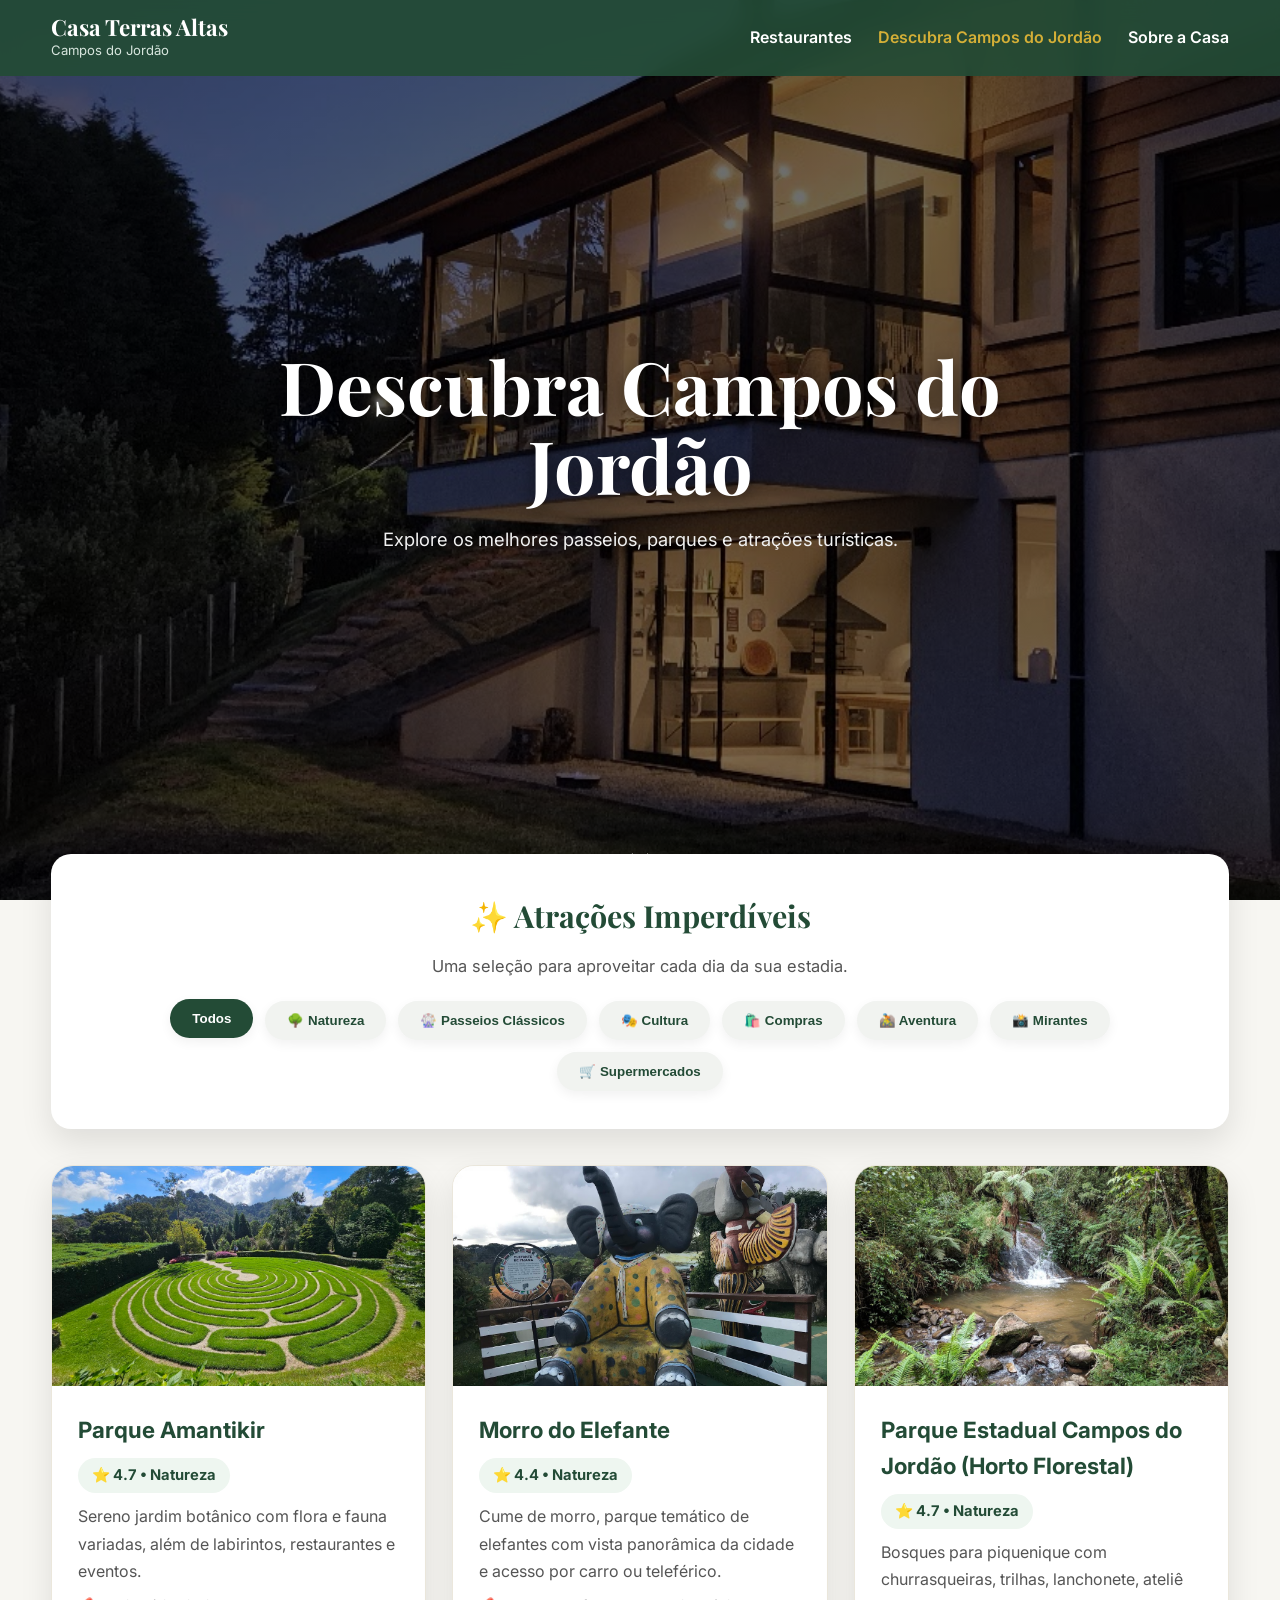
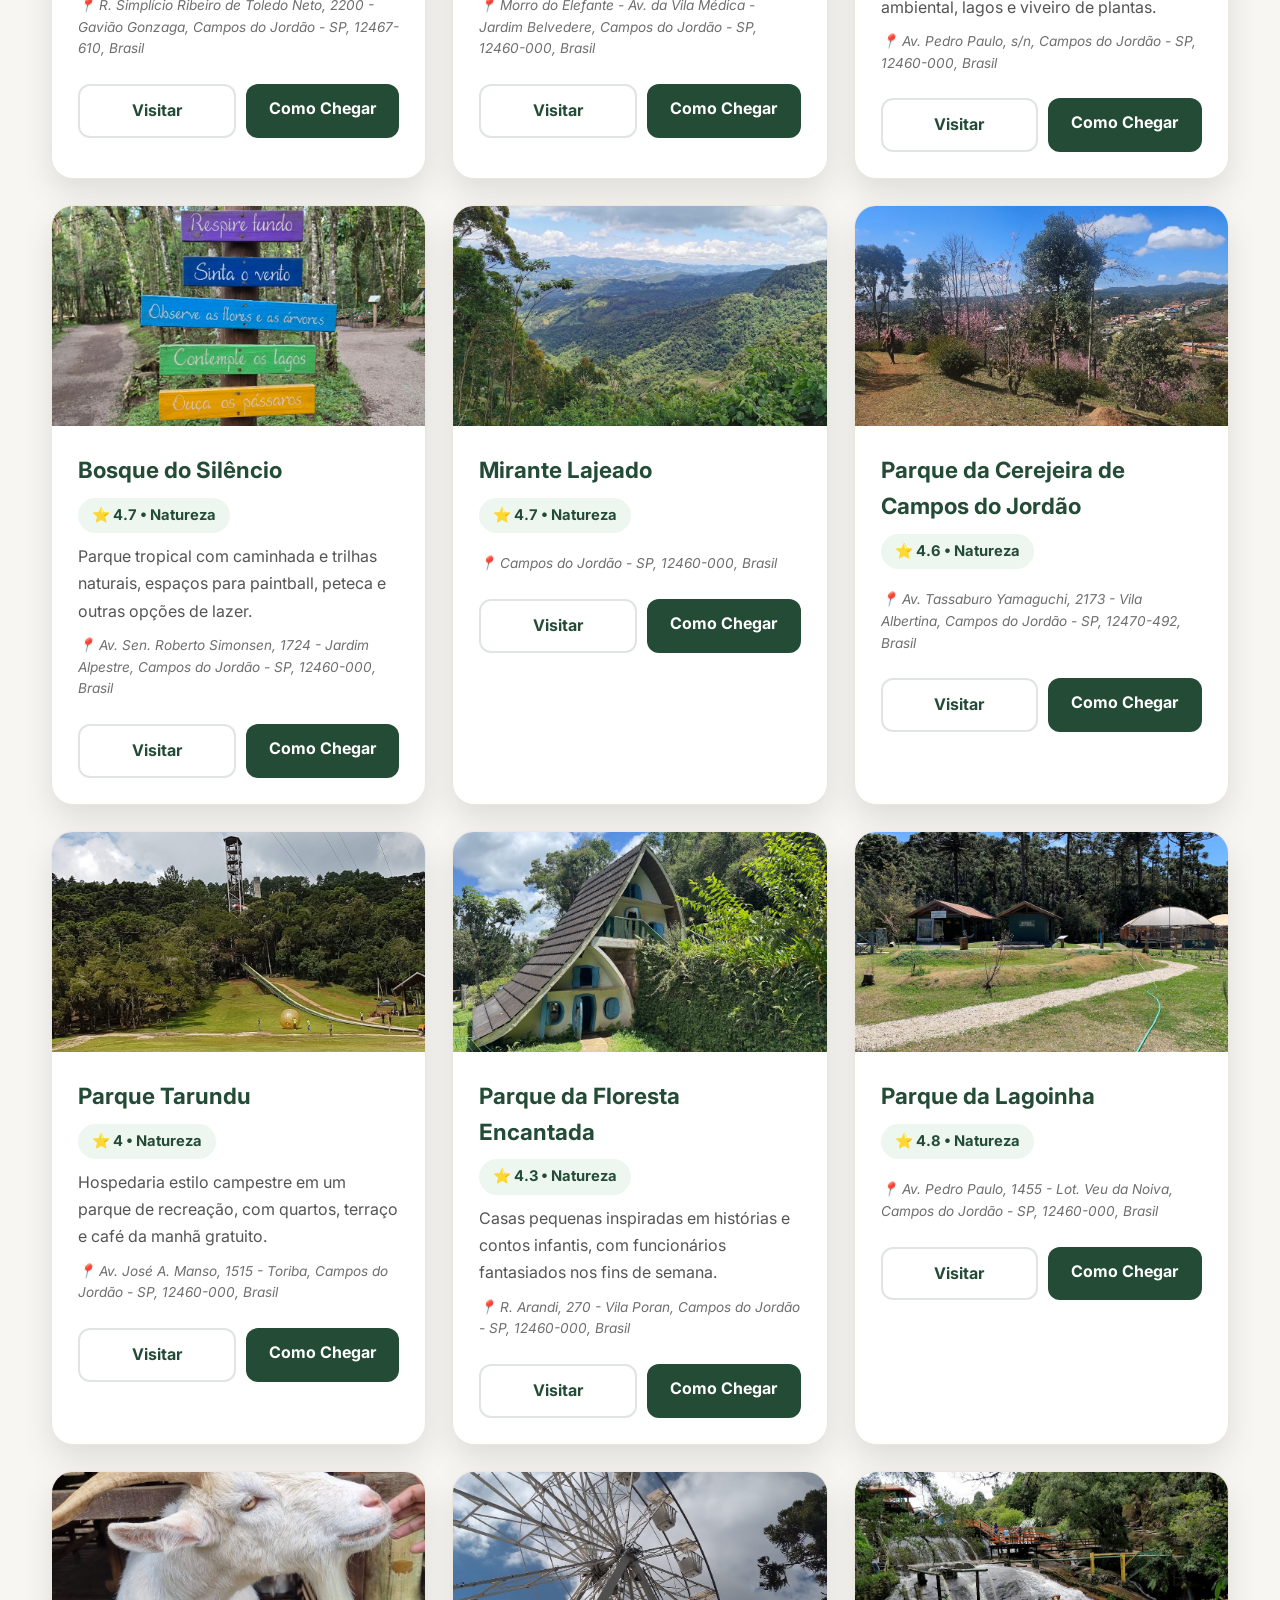
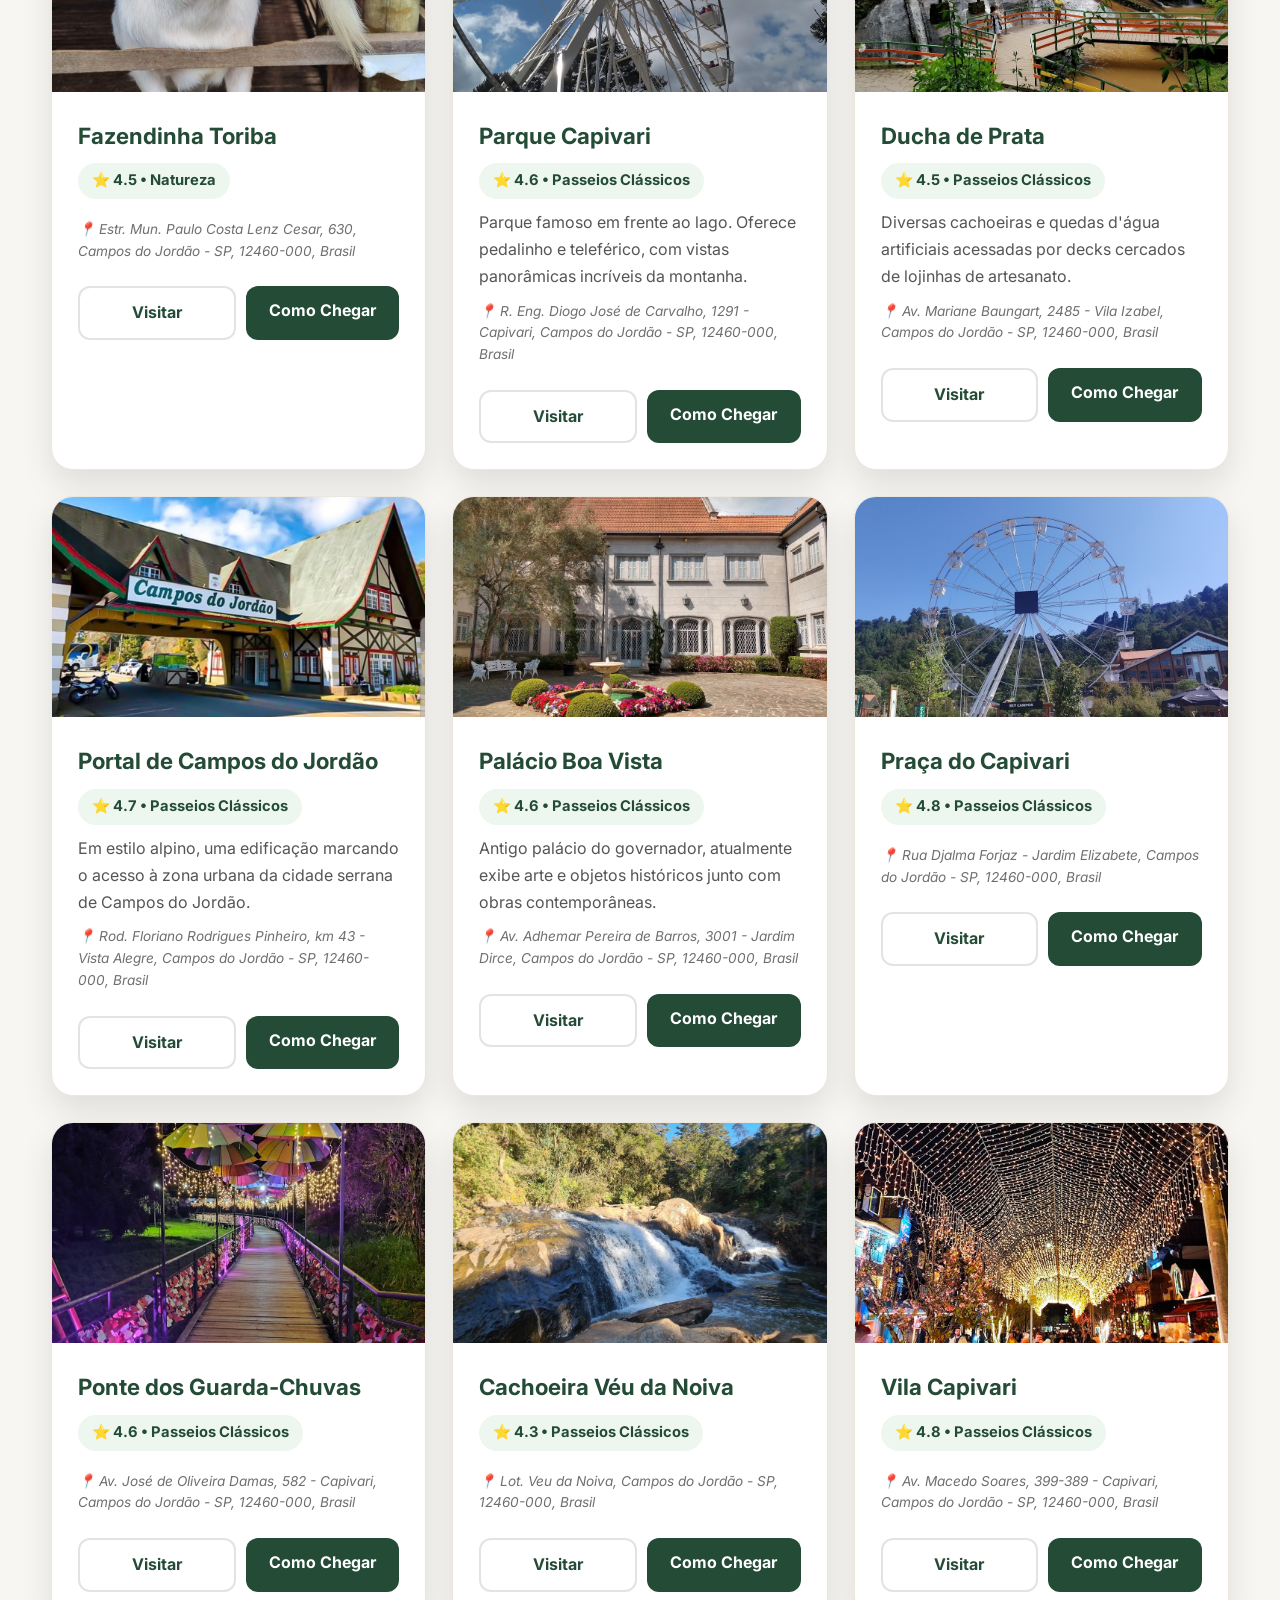
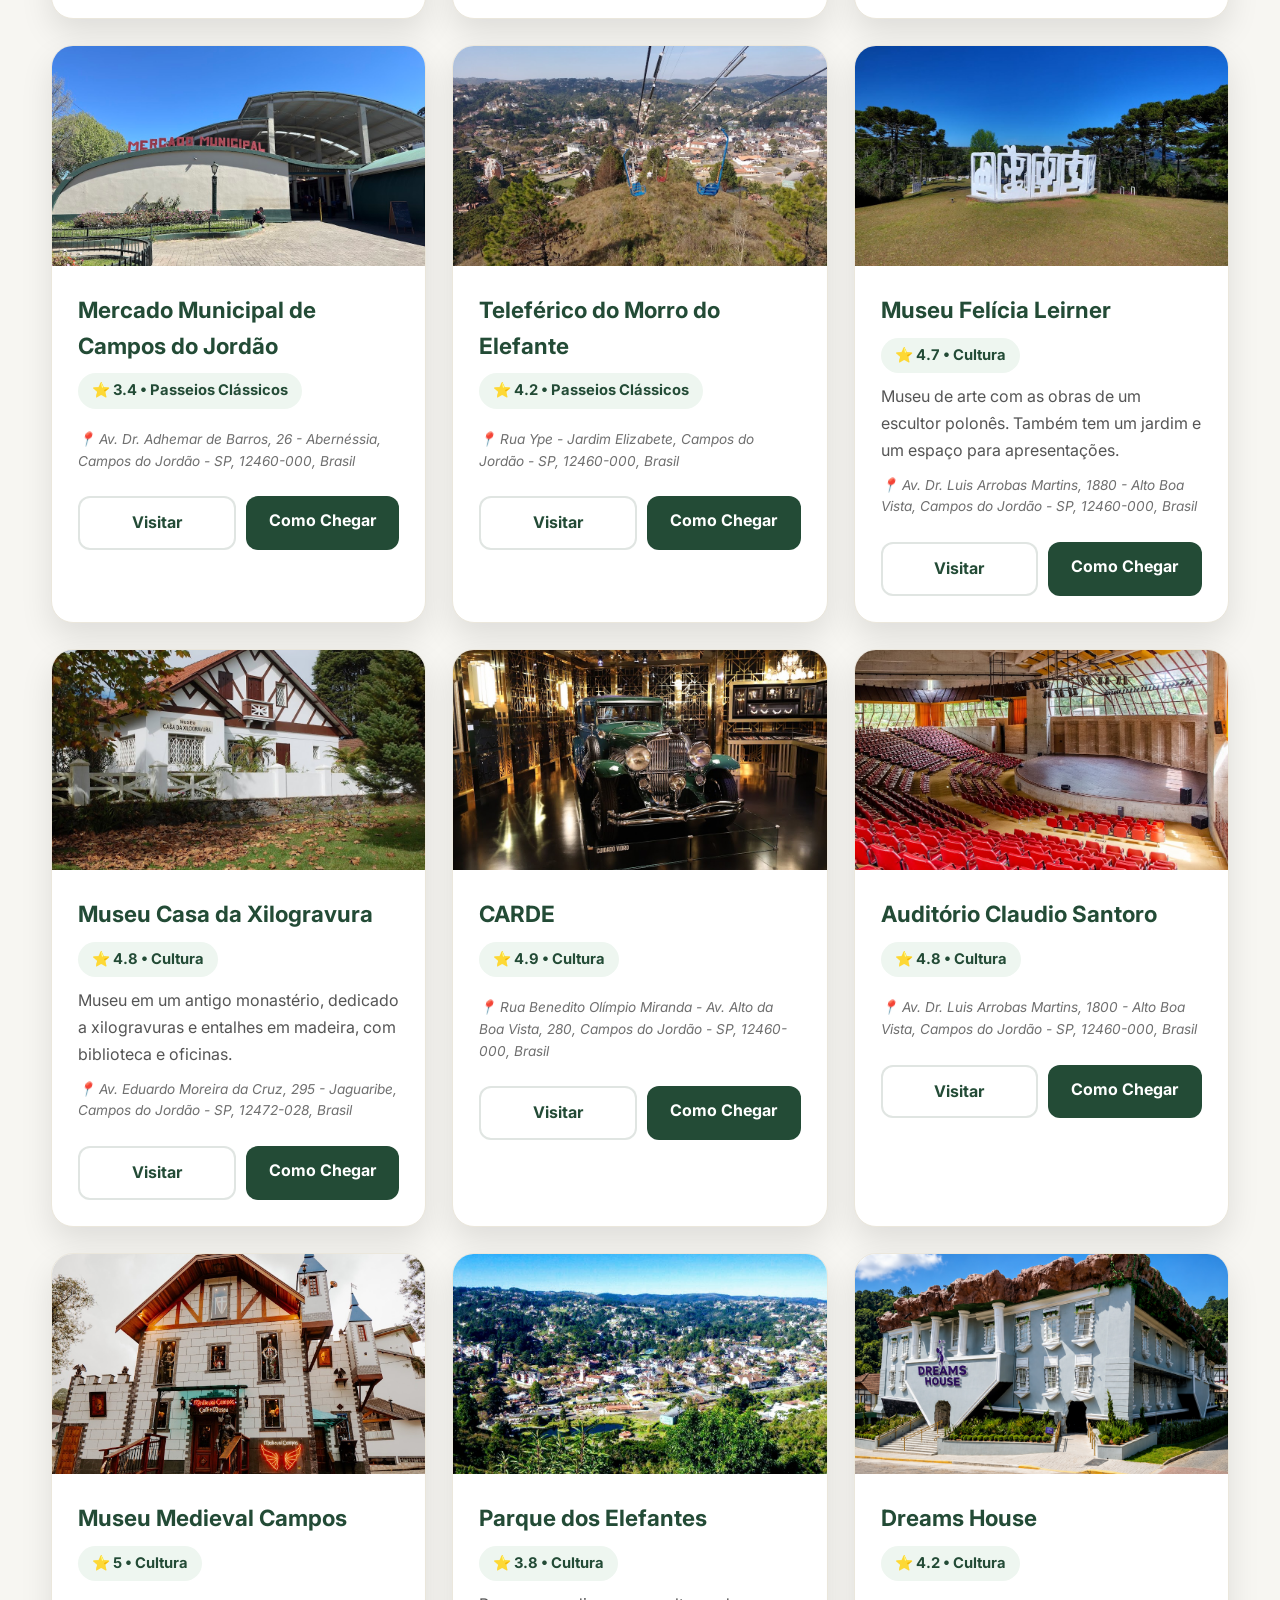
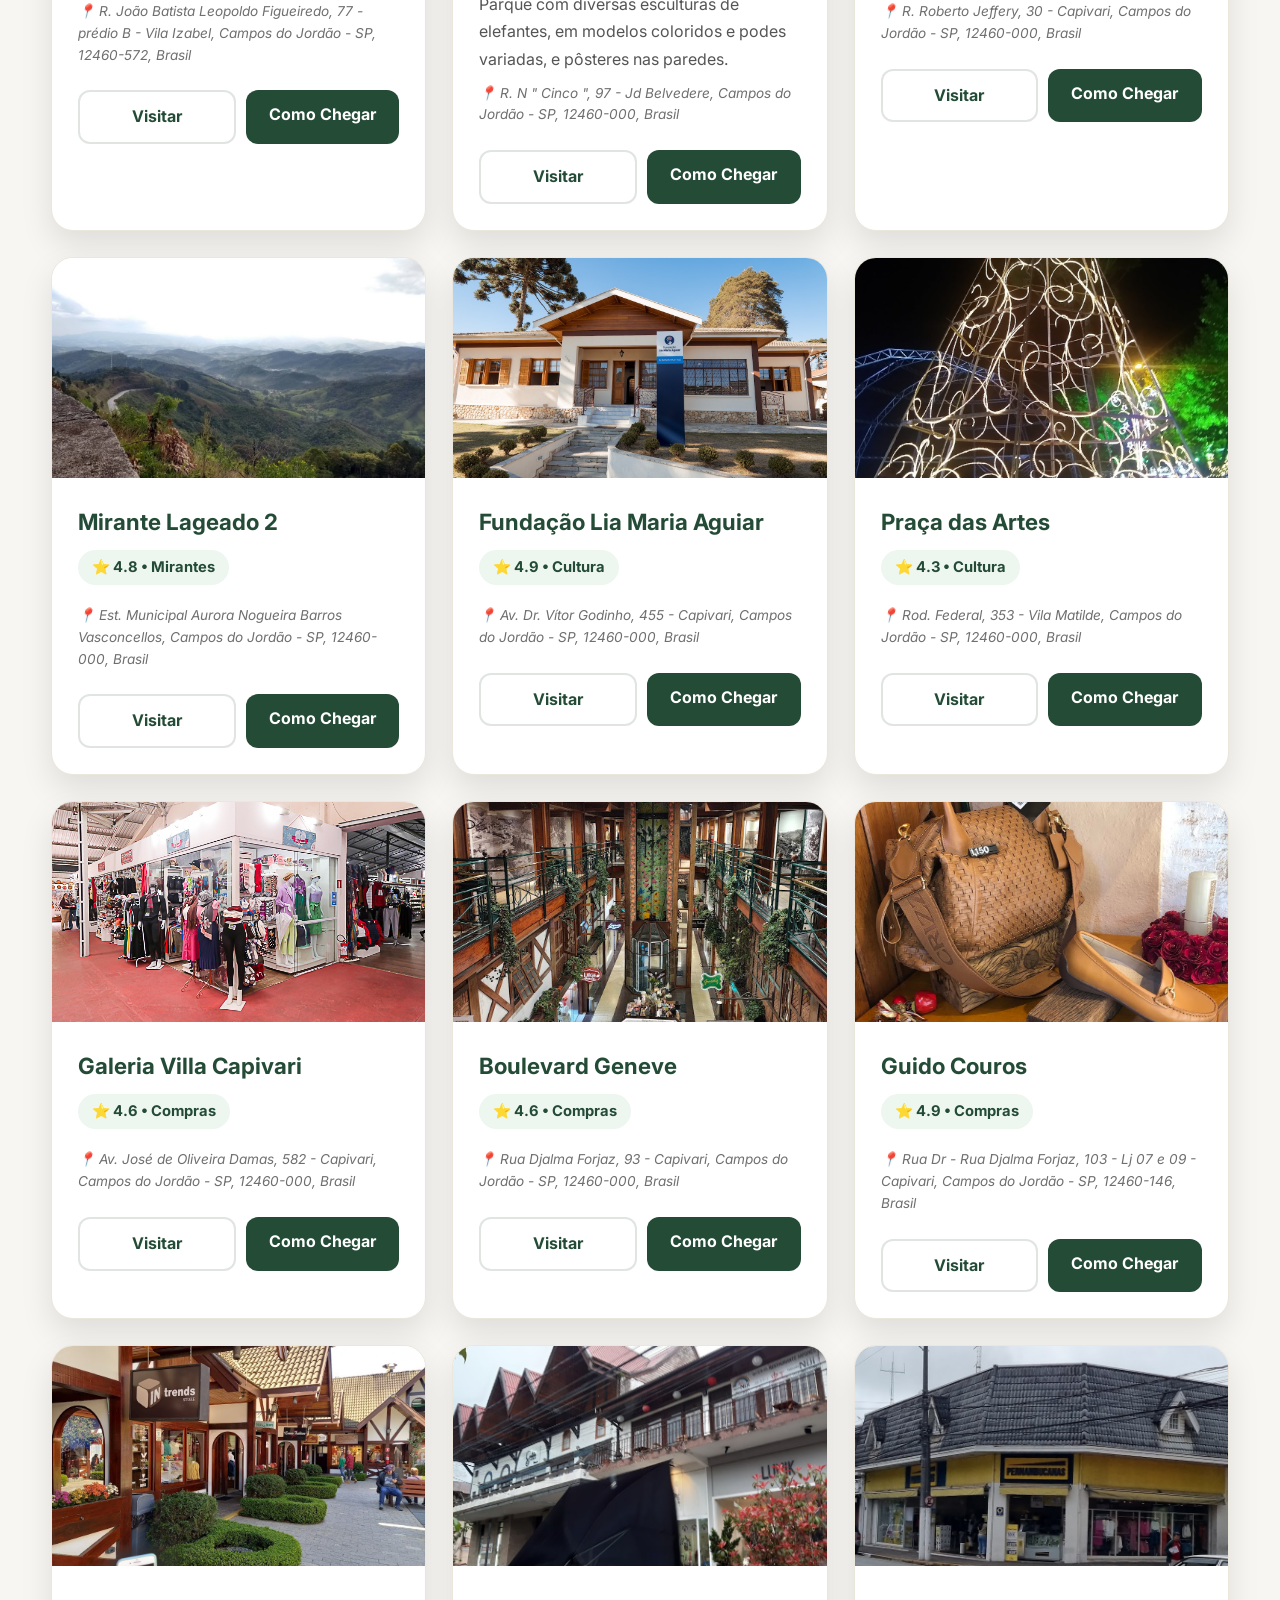
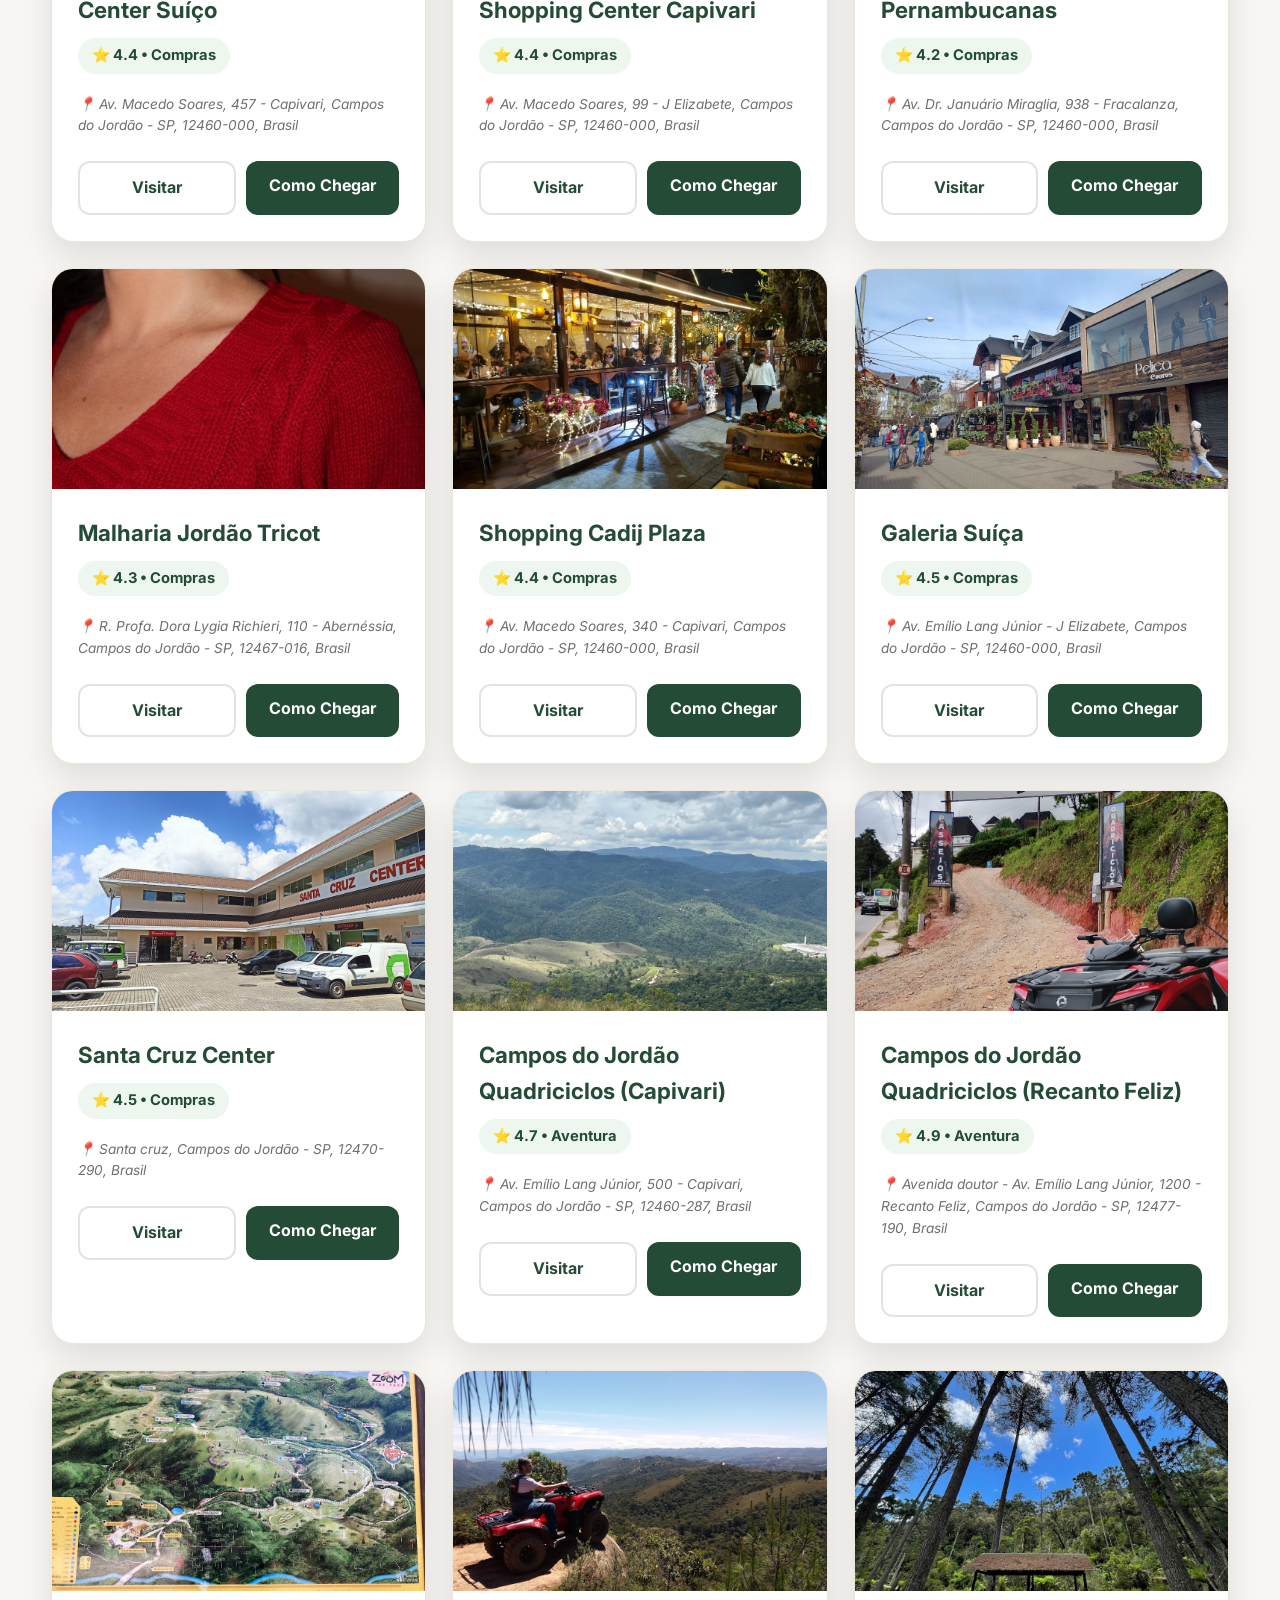
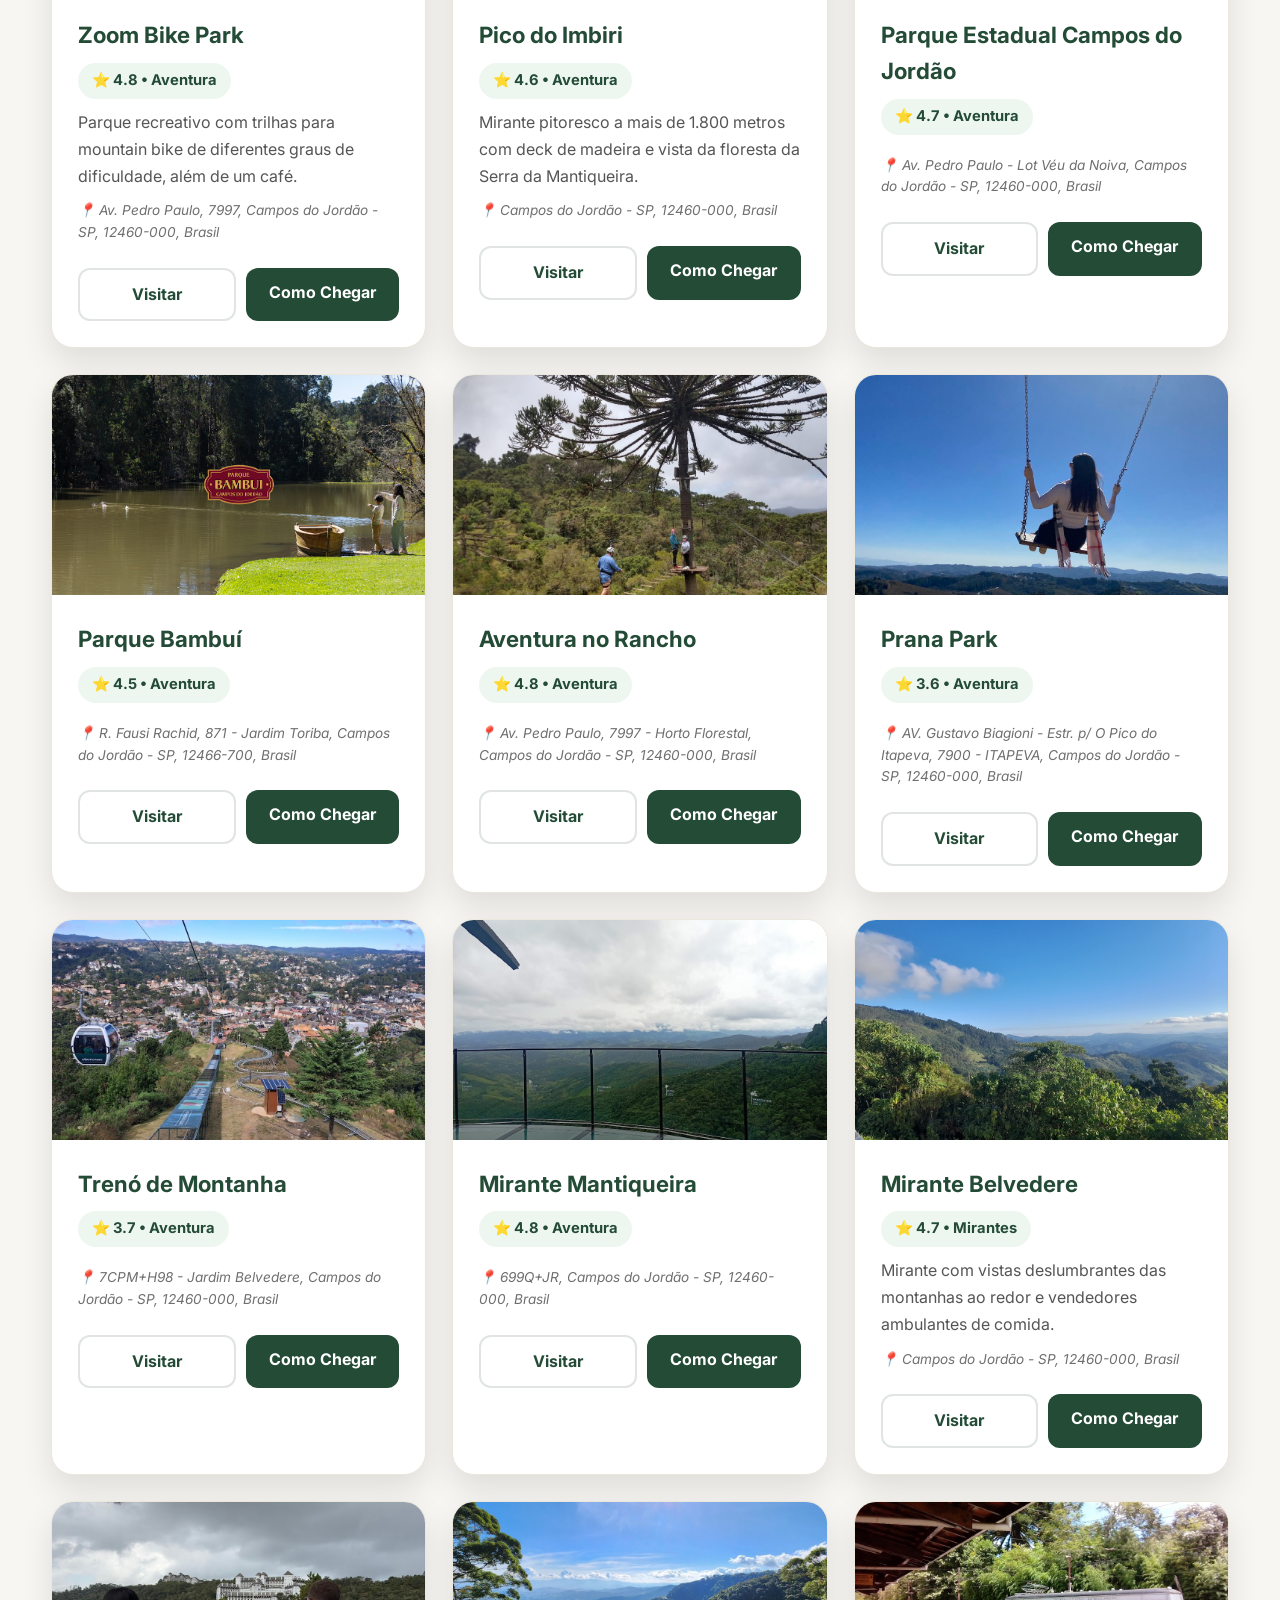
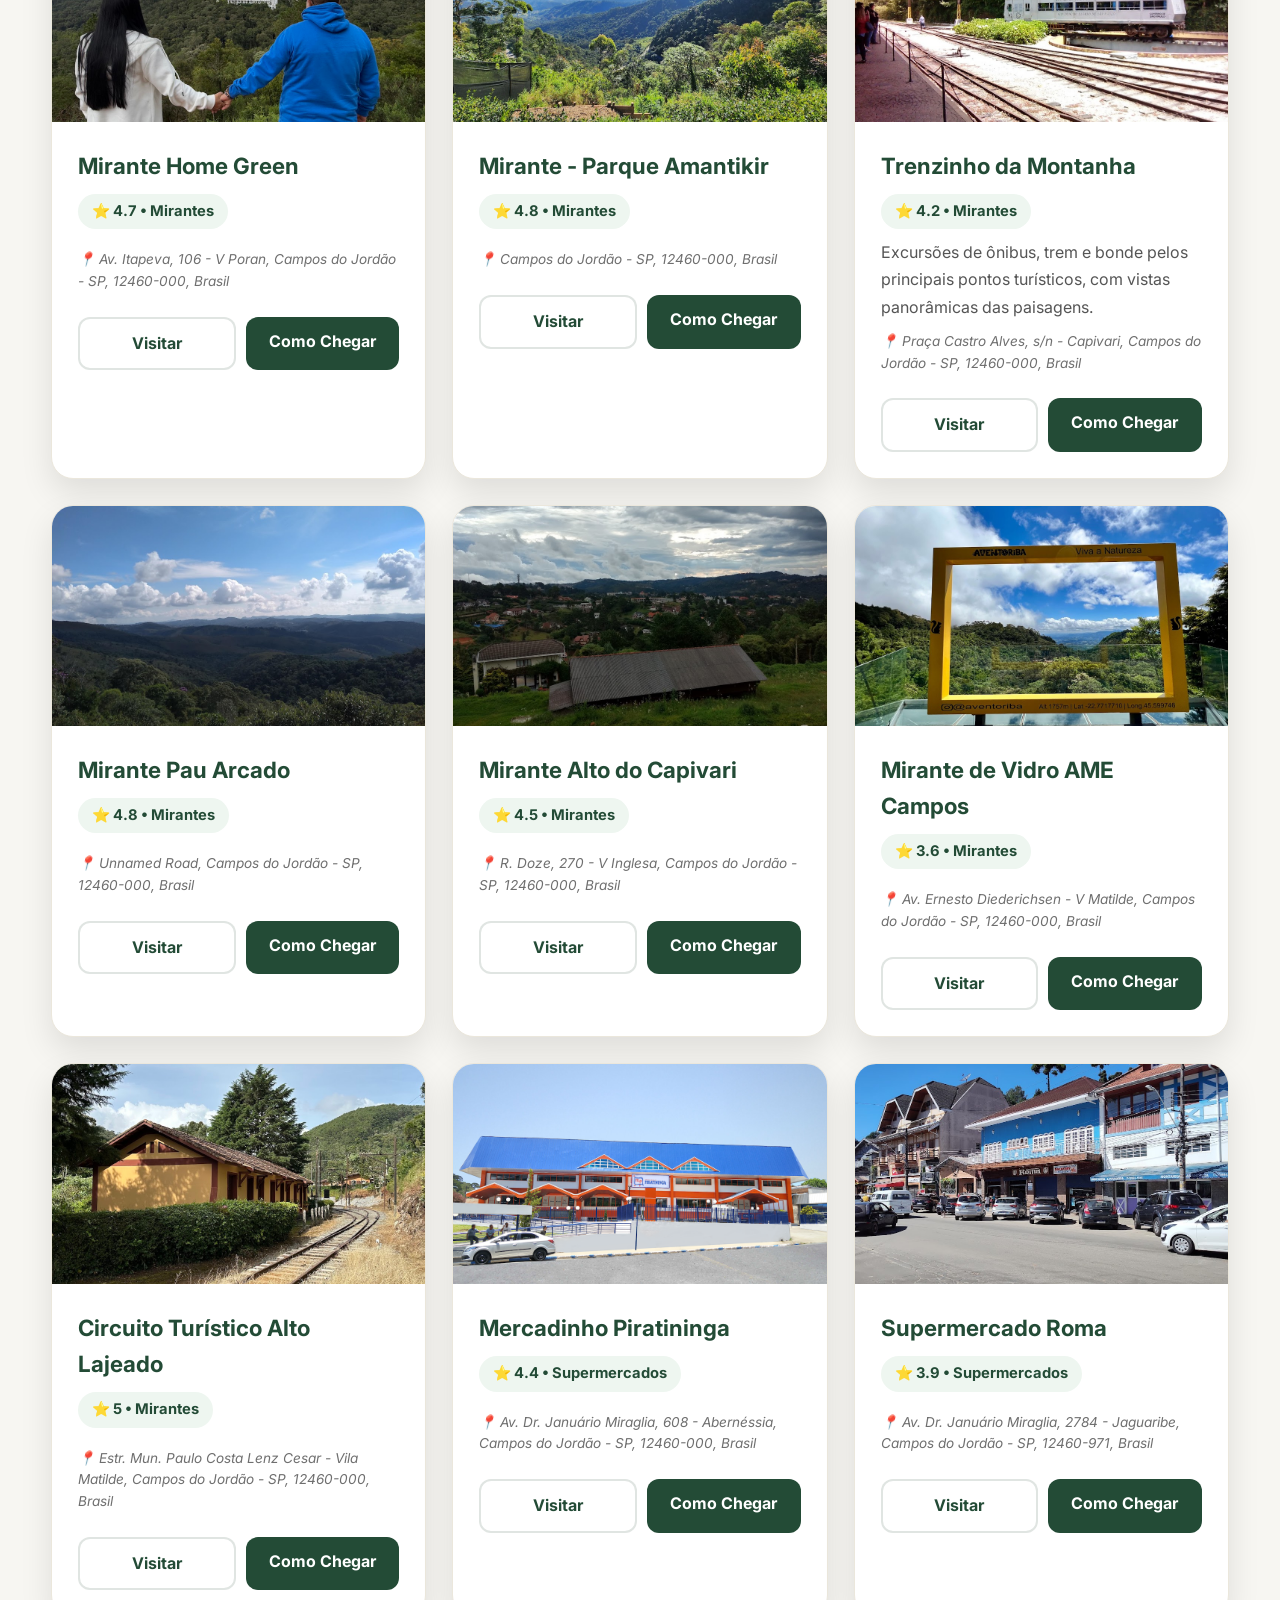
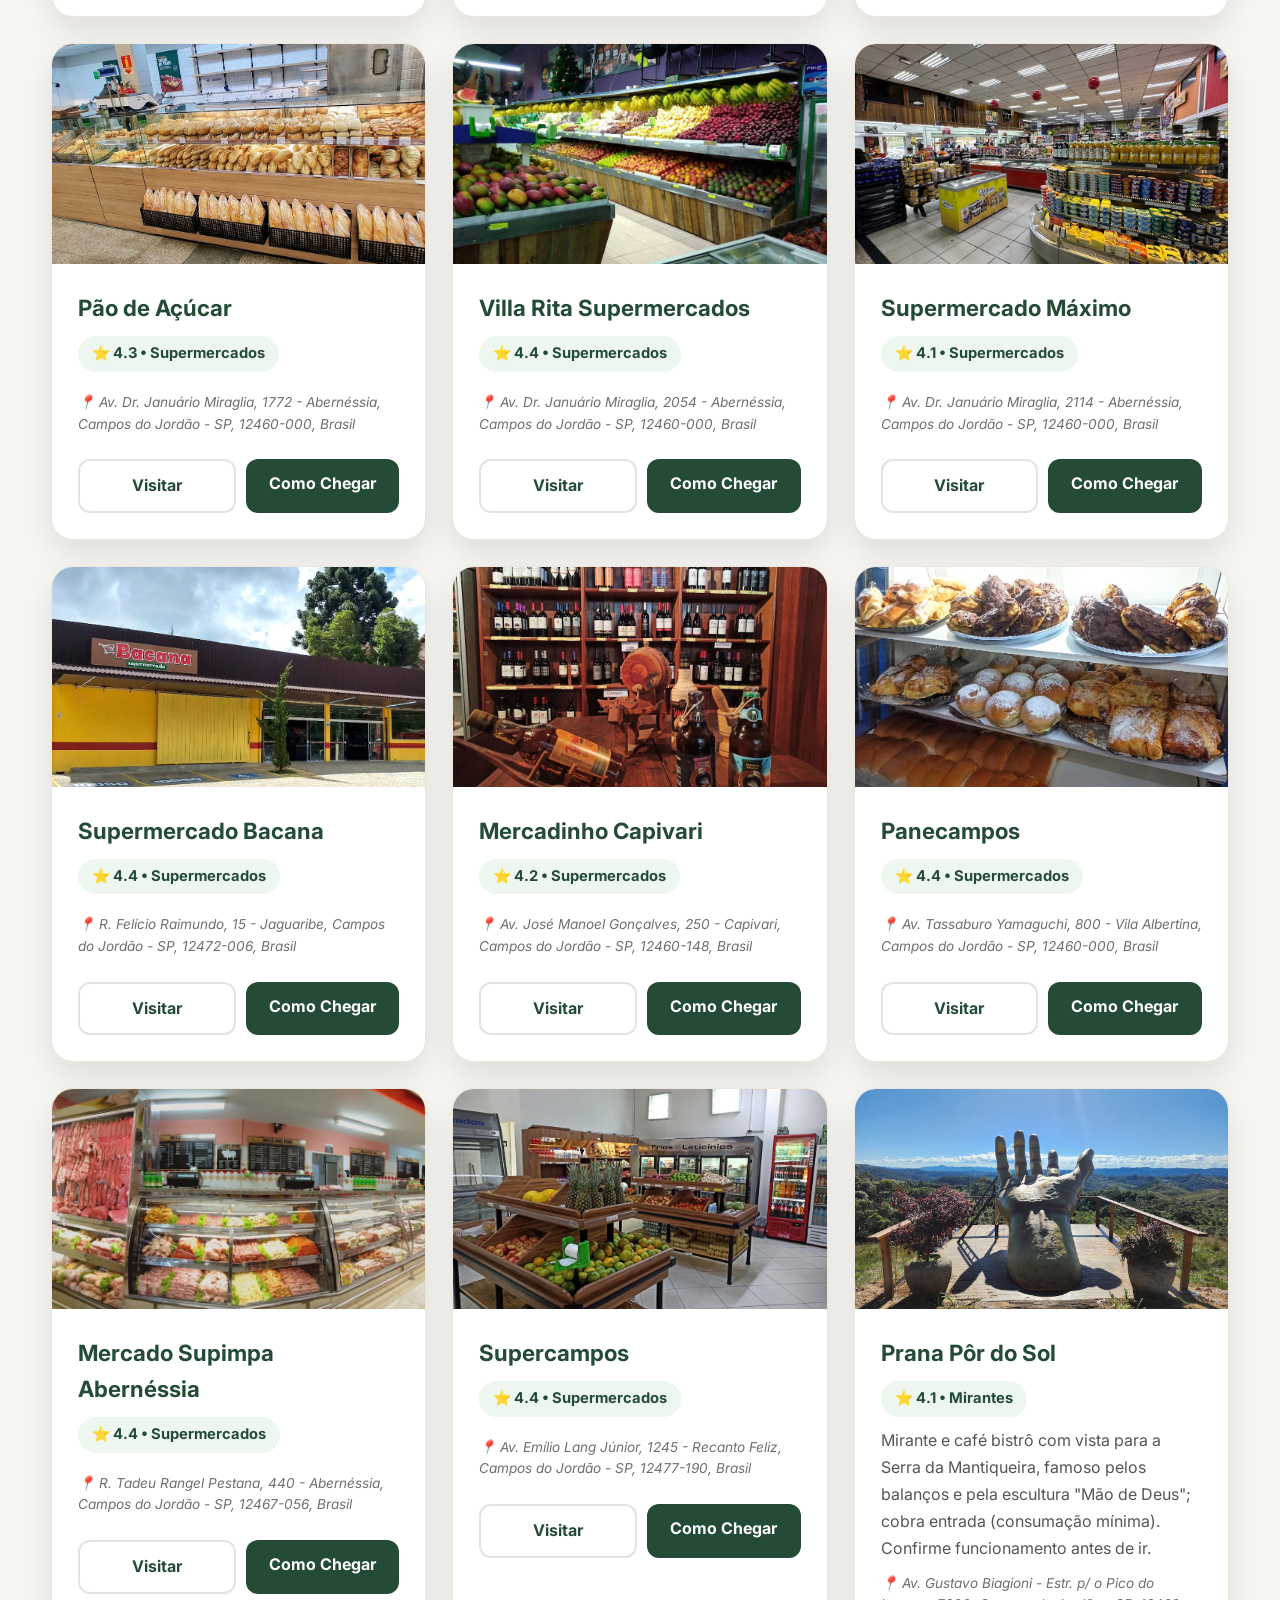
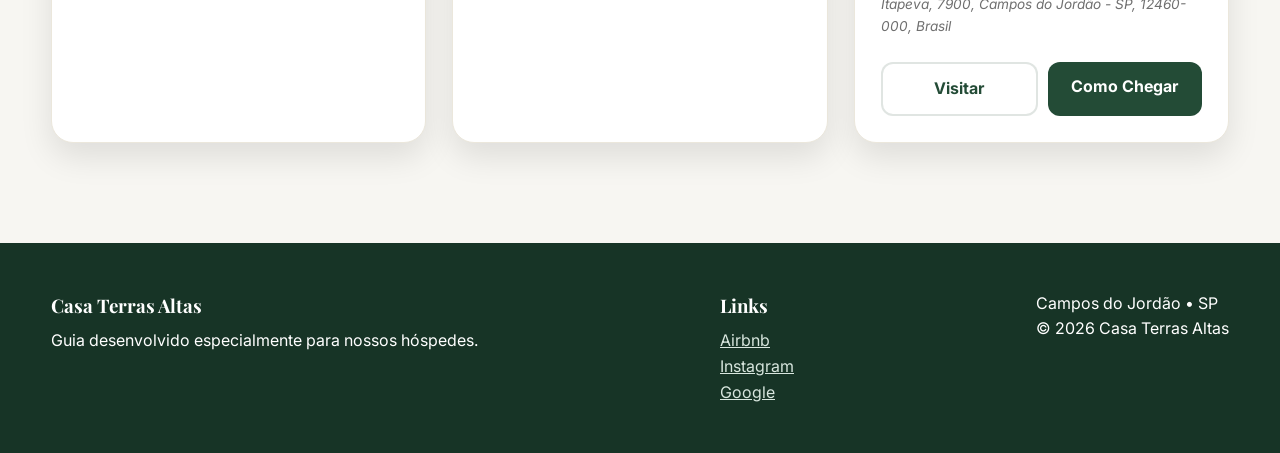
<file: o_que_fazer.html>
<!DOCTYPE html>
<html lang="pt-BR">

<head>
    <meta charset="UTF-8">
    <meta name="viewport" content="width=device-width, initial-scale=1.0">
    <title>Descubra Campos do Jordão • Casa Terras Altas</title>
    <meta name="description"
        content="Passeios, parques, mirantes e atrações de Campos do Jordão selecionados para hóspedes da Casa Terras Altas.">
    <link rel="preconnect" href="https://fonts.googleapis.com">
    <link rel="preconnect" href="https://fonts.gstatic.com" crossorigin>
    <link href="https://fonts.googleapis.com/css2?family=Inter:wght@300;400;500;600;700&family=Playfair+Display:wght@600;700&display=swap"
        rel="stylesheet">
    <link rel="stylesheet" href="style.css">
</head>

<body>

<header>
    <div class="container">
        <div class="logo">
            <h1>Casa Terras Altas</h1>
            <p>Campos do Jordão</p>
        </div>
        <nav>
            <a href="index.html">Restaurantes</a>
            <a href="o_que_fazer.html" class="active">Descubra Campos do Jordão</a>
            <a href="sobre_a_casa.html">Sobre a Casa</a>
        </nav>
    </div>
</header>

<section class="hero">
    <img class="hero-bg" src="hero_casa_terras_altas.png" alt="Casa Terras Altas">
    <div class="hero-overlay"></div>
    <div class="hero-content">
        <h2>Descubra Campos do Jordão</h2>
        <p>Explore os melhores passeios, parques e atrações turísticas.</p>
    </div>
    <div class="scroll-down">⌄</div>
</section>

<section class="intro">
    <div class="container">
        <div class="intro-card">
            <h3>✨ Atrações Imperdíveis</h3>
            <p>Uma seleção para aproveitar cada dia da sua estadia.</p>
            <div class="intro-features experience-grid" id="filters">
                <button class="active" onclick="filtrarPorExperiencia('Todos')">Todos</button>
                <button onclick="filtrarPorExperiencia('natureza')">🌳 Natureza</button>
                <button onclick="filtrarPorExperiencia('passeios')">🎡 Passeios Clássicos</button>
                <button onclick="filtrarPorExperiencia('cultura')">🎭 Cultura</button>
                <button onclick="filtrarPorExperiencia('compras')">🛍️ Compras</button>
                <button onclick="filtrarPorExperiencia('aventura')">🚵 Aventura</button>
                <button onclick="filtrarPorExperiencia('mirantes')">📸 Mirantes</button>
                <button onclick="filtrarPorExperiencia('supermercados')">🛒 Supermercados</button>
            </div>
        </div>
    </div>
</section>

<main>
    <div class="container">
        <section id="attractionGrid" class="restaurant-grid">
            <!-- Cards gerados por script_atracoes.js -->
        </section>
    </div>
</main>

<footer>
    <div class="container footer-content">
        <div>
            <h3>Casa Terras Altas</h3>
            <p>Guia desenvolvido especialmente para nossos hóspedes.</p>
        </div>
        <div>
            <h3>Links</h3>
            <p><a href="https://www.airbnb.com.br/rooms/1342639628979549242" target="_blank" rel="noopener">Airbnb</a></p>
            <p><a href="https://www.instagram.com/casaterrasaltas_camposdojordao/" target="_blank" rel="noopener">Instagram</a></p>
            <p><a href="https://www.google.com/search?q=Casa+Terras+Altas+Campos+do+Jord%C3%A3o" target="_blank" rel="noopener">Google</a></p>
        </div>
        <div>
            <p>Campos do Jordão • SP</p>
            <p>© 2026 Casa Terras Altas</p>
        </div>
    </div>
</footer>

<script src="script_atracoes.js"></script>

</body>

</html>
</file>
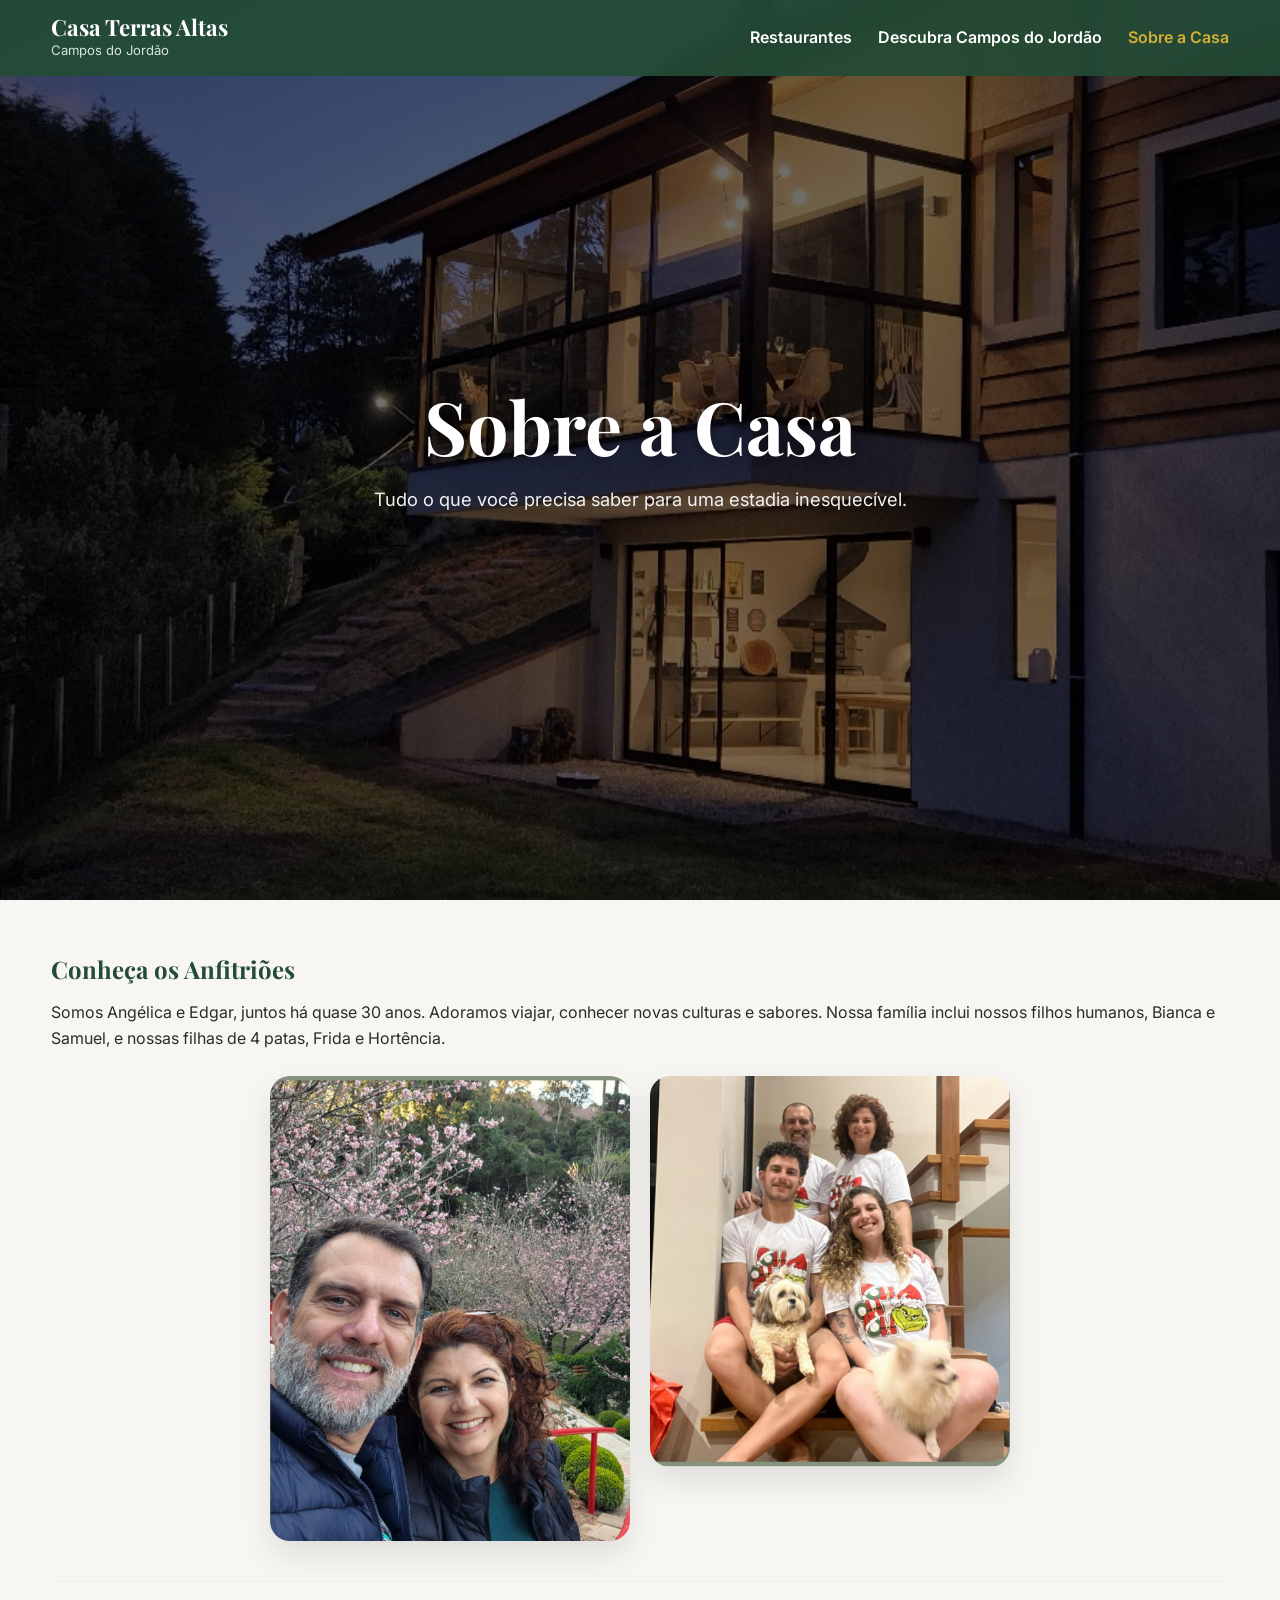
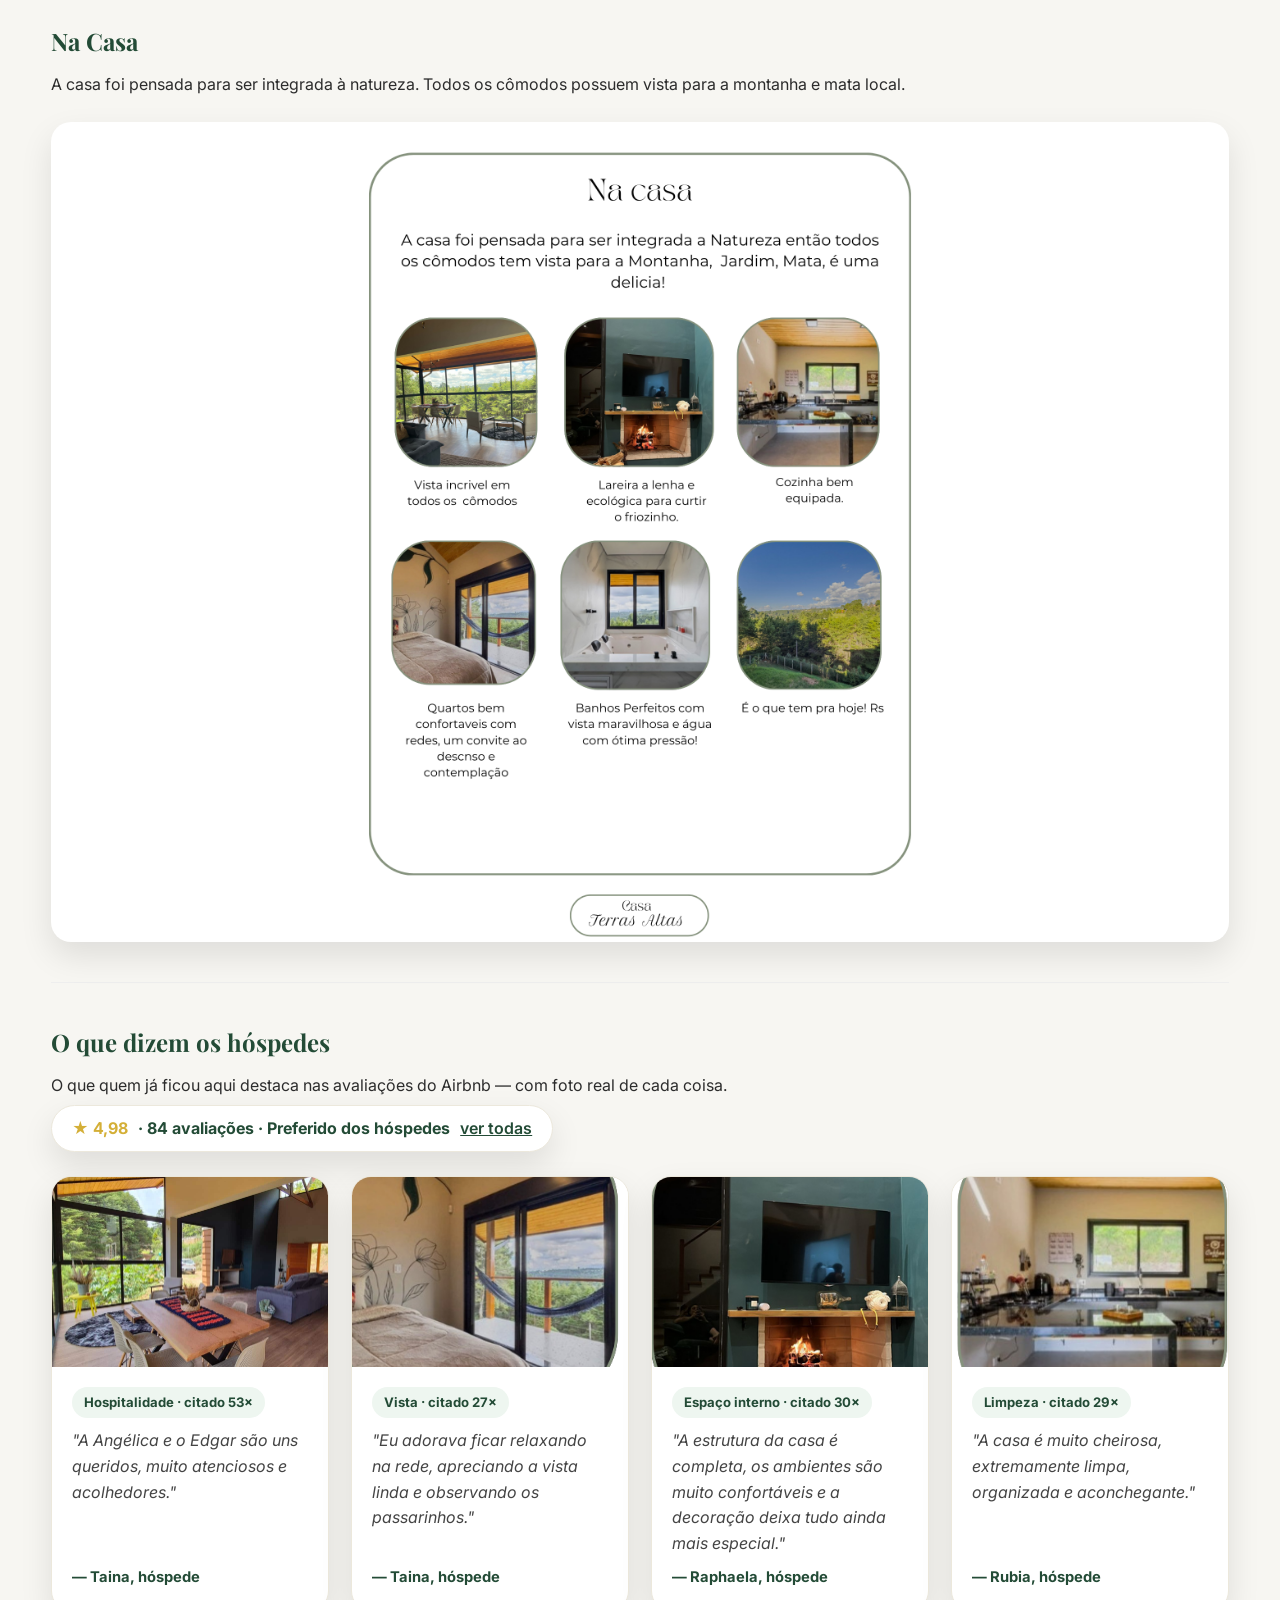
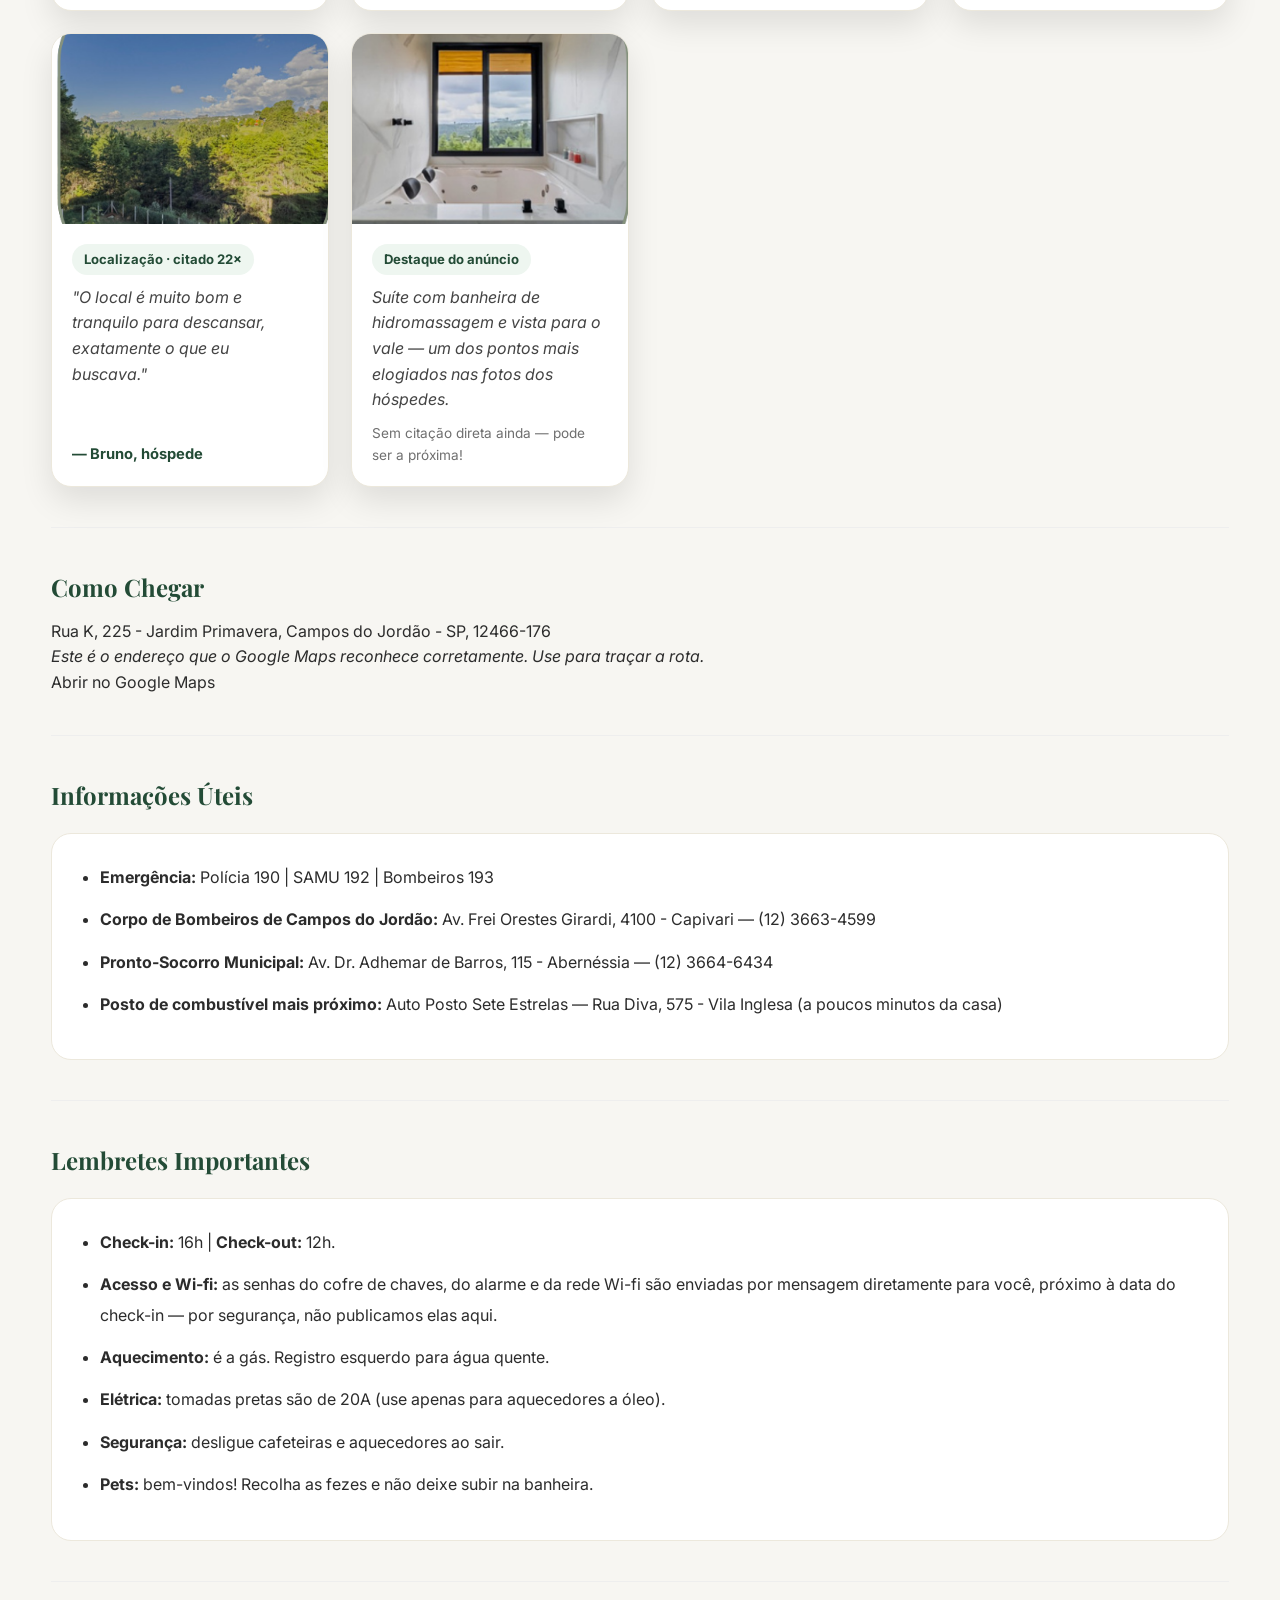
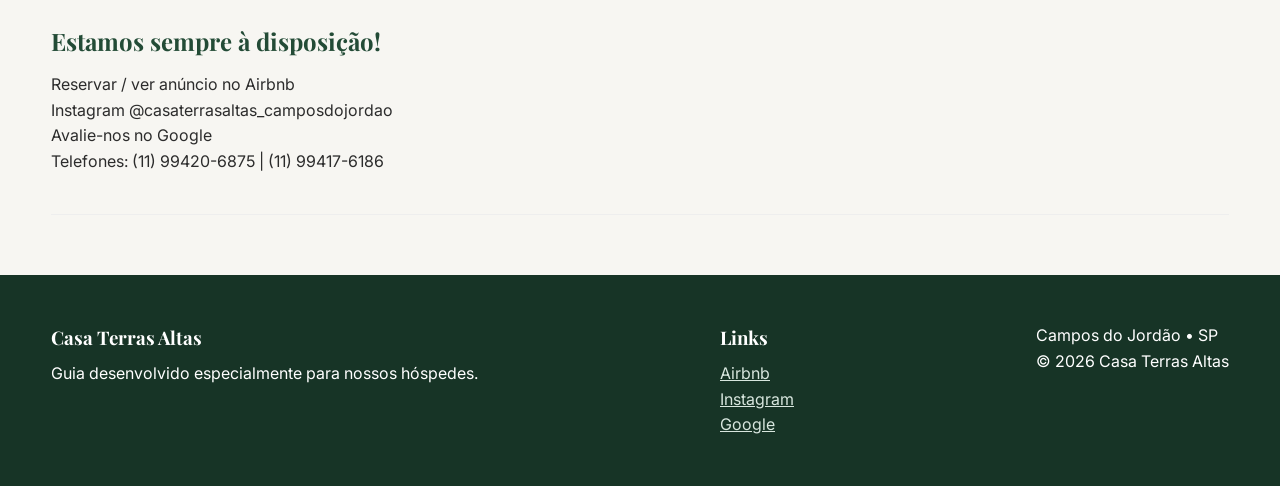
<file: sobre_a_casa.html>
<!DOCTYPE html>
<html lang="pt-BR">

<head>
    <meta charset="UTF-8">
    <meta name="viewport" content="width=device-width, initial-scale=1.0">
    <title>Sobre a Casa • Casa Terras Altas</title>
    <meta name="description"
        content="Informações da Casa Terras Altas em Campos do Jordão: anfitriões, como chegar e lembretes para a estadia.">
    <link rel="preconnect" href="https://fonts.googleapis.com">
    <link rel="preconnect" href="https://fonts.gstatic.com" crossorigin>
    <link href="https://fonts.googleapis.com/css2?family=Inter:wght@300;400;500;600;700&family=Playfair+Display:wght@600;700&display=swap"
        rel="stylesheet">
    <link rel="stylesheet" href="style.css">
</head>

<body>

<header>
    <div class="container">
        <div class="logo">
            <h1>Casa Terras Altas</h1>
            <p>Campos do Jordão</p>
        </div>
        <nav>
            <a href="index.html">Restaurantes</a>
            <a href="o_que_fazer.html">Descubra Campos do Jordão</a>
            <a href="sobre_a_casa.html" class="active">Sobre a Casa</a>
        </nav>
    </div>
</header>

<section class="hero">
    <img class="hero-bg" src="hero_casa_terras_altas.png" alt="Casa Terras Altas">
    <div class="hero-overlay"></div>
    <div class="hero-content">
        <h2>Sobre a Casa</h2>
        <p>Tudo o que você precisa saber para uma estadia inesquecível.</p>
    </div>
</section>

<main class="container">

    <section class="about-section">
        <h2>Conheça os Anfitriões</h2>
        <p>Somos Angélica e Edgar, juntos há quase 30 anos. Adoramos viajar, conhecer novas culturas e sabores.
            Nossa família inclui nossos filhos humanos, Bianca e Samuel, e nossas filhas de 4 patas, Frida e Hortência.</p>
        <div class="grid-images grid-hosts">
            <img src="avaliacoes/anfitrioes.png" alt="Angélica e Edgar, anfitriões da Casa Terras Altas">
            <img src="avaliacoes/familia.png" alt="Família completa: Angélica, Edgar, Bianca e Samuel, com Frida e Hortência">
        </div>
    </section>

    <section class="about-section">
        <h2>Na Casa</h2>
        <p>A casa foi pensada para ser integrada à natureza. Todos os cômodos possuem vista para a montanha e mata local.</p>
        <div class="grid-images">
            <img src="avaliacoes/interiores.png" alt="Interiores da Casa Terras Altas: sala com vista, lareira, cozinha, quartos e banheiro">
        </div>
    </section>

    <section class="about-section">
        <h2>O que dizem os hóspedes</h2>
        <p>O que quem já ficou aqui destaca nas avaliações do Airbnb — com foto real de cada coisa.</p>
        <p>
            <span class="review-badge">
                <span class="stars">★ 4,98</span> · 84 avaliações · Preferido dos hóspedes
                <a href="https://www.airbnb.com.br/rooms/1342639628979549242" target="_blank" rel="noopener">ver todas</a>
            </span>
        </p>

        <div class="review-grid">
            <article class="review-card">
                <img src="avaliacoes/mesa-posta.jpg" alt="Mesa posta com vista para a mata, preparada para receber os hóspedes">
                <div class="review-body">
                    <span class="review-tag">Hospitalidade · citado 53×</span>
                    <p class="review-quote">"A Angélica e o Edgar são uns queridos, muito atenciosos e acolhedores."</p>
                    <p class="review-author">— Taina, hóspede</p>
                </div>
            </article>

            <article class="review-card">
                <img src="avaliacoes/quarto-rede.png" alt="Quarto com rede na varanda e vista para a montanha">
                <div class="review-body">
                    <span class="review-tag">Vista · citado 27×</span>
                    <p class="review-quote">"Eu adorava ficar relaxando na rede, apreciando a vista linda e observando os passarinhos."</p>
                    <p class="review-author">— Taina, hóspede</p>
                </div>
            </article>

            <article class="review-card">
                <img src="avaliacoes/lareira.png" alt="Lareira a lenha na sala de estar">
                <div class="review-body">
                    <span class="review-tag">Espaço interno · citado 30×</span>
                    <p class="review-quote">"A estrutura da casa é completa, os ambientes são muito confortáveis e a decoração deixa tudo ainda mais especial."</p>
                    <p class="review-author">— Raphaela, hóspede</p>
                </div>
            </article>

            <article class="review-card">
                <img src="avaliacoes/cozinha.png" alt="Cozinha equipada da casa">
                <div class="review-body">
                    <span class="review-tag">Limpeza · citado 29×</span>
                    <p class="review-quote">"A casa é muito cheirosa, extremamente limpa, organizada e aconchegante."</p>
                    <p class="review-author">— Rubia, hóspede</p>
                </div>
            </article>

            <article class="review-card">
                <img src="avaliacoes/paisagem.png" alt="Paisagem e natureza ao redor da casa">
                <div class="review-body">
                    <span class="review-tag">Localização · citado 22×</span>
                    <p class="review-quote">"O local é muito bom e tranquilo para descansar, exatamente o que eu buscava."</p>
                    <p class="review-author">— Bruno, hóspede</p>
                </div>
            </article>

            <article class="review-card">
                <img src="avaliacoes/banheira.png" alt="Banheira de hidromassagem com vista para a montanha">
                <div class="review-body">
                    <span class="review-tag">Destaque do anúncio</span>
                    <p class="review-quote">Suíte com banheira de hidromassagem e vista para o vale — um dos pontos mais elogiados nas fotos dos hóspedes.</p>
                    <p class="review-note">Sem citação direta ainda — pode ser a próxima!</p>
                </div>
            </article>
        </div>
    </section>

    <section class="about-section">
        <h2>Como Chegar</h2>
        <p>Rua K, 225 - Jardim Primavera, Campos do Jordão - SP, 12466-176</p>
        <p><em>Este é o endereço que o Google Maps reconhece corretamente. Use para traçar a rota.</em></p>
        <p><a href="https://www.google.com/maps/search/?api=1&query=Rua+K%2C+225+-+Jardim+Primavera%2C+Campos+do+Jord%C3%A3o+-+SP%2C+12466-176" target="_blank" rel="noopener">Abrir no Google Maps</a></p>
    </section>

    <section class="about-section">
        <h2>Informações Úteis</h2>
        <div class="lembretes-box">
            <ul>
                <li><strong>Emergência:</strong> Polícia 190 | SAMU 192 | Bombeiros 193</li>
                <li><strong>Corpo de Bombeiros de Campos do Jordão:</strong> Av. Frei Orestes Girardi, 4100 - Capivari — (12) 3663-4599</li>
                <li><strong>Pronto-Socorro Municipal:</strong> Av. Dr. Adhemar de Barros, 115 - Abernéssia — (12) 3664-6434</li>
                <li><strong>Posto de combustível mais próximo:</strong> Auto Posto Sete Estrelas — Rua Diva, 575 - Vila Inglesa (a poucos minutos da casa)</li>
            </ul>
        </div>
    </section>

    <section class="about-section">
        <h2>Lembretes Importantes</h2>
        <div class="lembretes-box">
            <ul>
                <li><strong>Check-in:</strong> 16h | <strong>Check-out:</strong> 12h.</li>
                <li><strong>Acesso e Wi-fi:</strong> as senhas do cofre de chaves, do alarme e da rede Wi-fi são enviadas por mensagem diretamente para você, próximo à data do check-in — por segurança, não publicamos elas aqui.</li>
                <li><strong>Aquecimento:</strong> é a gás. Registro esquerdo para água quente.</li>
                <li><strong>Elétrica:</strong> tomadas pretas são de 20A (use apenas para aquecedores a óleo).</li>
                <li><strong>Segurança:</strong> desligue cafeteiras e aquecedores ao sair.</li>
                <li><strong>Pets:</strong> bem-vindos! Recolha as fezes e não deixe subir na banheira.</li>
            </ul>
        </div>
    </section>

    <section class="about-section">
        <h2>Estamos sempre à disposição!</h2>
        <p>
            <a href="https://www.airbnb.com.br/rooms/1342639628979549242" target="_blank" rel="noopener">Reservar / ver anúncio no Airbnb</a><br>
            <a href="https://www.instagram.com/casaterrasaltas_camposdojordao/" target="_blank" rel="noopener">Instagram @casaterrasaltas_camposdojordao</a><br>
            <a href="https://www.google.com/search?q=Casa+Terras+Altas+Campos+do+Jord%C3%A3o" target="_blank" rel="noopener">Avalie-nos no Google</a>
        </p>
        <p>Telefones: (11) 99420-6875 | (11) 99417-6186</p>
    </section>

</main>

<footer>
    <div class="container footer-content">
        <div>
            <h3>Casa Terras Altas</h3>
            <p>Guia desenvolvido especialmente para nossos hóspedes.</p>
        </div>
        <div>
            <h3>Links</h3>
            <p><a href="https://www.airbnb.com.br/rooms/1342639628979549242" target="_blank" rel="noopener">Airbnb</a></p>
            <p><a href="https://www.instagram.com/casaterrasaltas_camposdojordao/" target="_blank" rel="noopener">Instagram</a></p>
            <p><a href="https://www.google.com/search?q=Casa+Terras+Altas+Campos+do+Jord%C3%A3o" target="_blank" rel="noopener">Google</a></p>
        </div>
        <div>
            <p>Campos do Jordão • SP</p>
            <p>© 2026 Casa Terras Altas</p>
        </div>
    </div>
</footer>

</body>

</html>
</file>
<file: style.css>
/* ==========================================================
   Guia Casa Terras Altas — style.css (consolidado • v2)
   Corrige: menu lateral fantasma (margin-left:270px),
   header fixo sem offset, nav some no mobile, CSS duplicado,
   botões de card conflitantes, seletores :nth-of-type frágeis.
   ========================================================== */

:root{
  --primary:#234b36;
  --primary-dark:#173426;
  --accent:#d4af37;
  --bg:#f7f6f2;
  --white:#ffffff;
  --text:#2c2c2c;
  --muted:#6f6f6f;
  --radius:20px;
  --shadow:0 14px 32px rgba(0,0,0,.10);
  --container:1200px;
  --header-h:76px;
}

*{margin:0;padding:0;box-sizing:border-box}

html{
  scroll-behavior:smooth;
  scroll-padding-top:calc(var(--header-h) + 16px);
}

body{
  font-family:Inter,Arial,sans-serif;
  background:var(--bg);
  color:var(--text);
  line-height:1.6;
  padding-top:var(--header-h);
}

img{display:block;max-width:100%}
a{text-decoration:none;color:inherit}

.container{width:min(92%,var(--container));margin-inline:auto}

/* ---------- Header ---------- */
header{
  position:fixed;
  inset:0 0 auto 0;
  z-index:1000;
  min-height:var(--header-h);
  background:rgba(35,75,54,.92);
  backdrop-filter:blur(10px);
}

header .container{
  display:flex;
  align-items:center;
  justify-content:space-between;
  gap:18px;
  min-height:var(--header-h);
  padding:10px 0;
}

.logo h1{
  color:#fff;
  font-family:"Playfair Display",serif;
  font-size:1.4rem;
  line-height:1.1;
}

.logo p{color:#d8e6de;font-size:.82rem}

nav{display:flex;gap:26px;flex-wrap:wrap}
nav a{color:#fff;font-weight:600;transition:.25s}
nav a:hover,
nav a.active{color:var(--accent)}

/* pequenos links sociais (Instagram/Airbnb/Google) no cabeçalho */
.social-links{display:flex;gap:8px;align-items:center}
.social-links a{
  display:flex;align-items:center;justify-content:center;
  width:32px;height:32px;border-radius:50%;
  background:rgba(255,255,255,.14);
  color:#fff;
  transition:.25s;
}
.social-links a:hover{background:var(--accent);color:var(--primary-dark)}
.social-links .g-badge{font-family:Arial,sans-serif;font-weight:700;font-size:15px;line-height:1}
.social-links .airbnb-badge{object-fit:contain}

/* ---------- Hero ---------- */
.hero{
  position:relative;
  min-height:100vh;
  margin-top:calc(-1 * var(--header-h));
  display:flex;
  align-items:center;
  justify-content:center;
  overflow:hidden;
  background:#1c1c1c;
}

.hero-bg{
  position:absolute;
  inset:0;
  width:100%;
  height:100%;
  object-fit:cover;
  object-position:center;
  z-index:0;
  transform:scale(1.05);
}

.hero-overlay{
  position:absolute;
  inset:0;
  z-index:1;
  background:linear-gradient(rgba(0,0,0,.58),rgba(0,0,0,.52));
}

.hero-content{
  position:relative;
  z-index:2;
  max-width:900px;
  padding:40px;
  text-align:center;
}

.hero-tag{
  display:inline-block;
  background:rgba(255,255,255,.16);
  border:1px solid rgba(255,255,255,.32);
  color:#fff;
  padding:10px 20px;
  border-radius:999px;
  margin-bottom:22px;
}

.hero h2{
  color:#fff;
  font-family:"Playfair Display",serif;
  font-size:clamp(2.4rem,6vw,4.6rem);
  line-height:1.08;
  text-shadow:0 3px 18px rgba(0,0,0,.5);
}

.hero p{
  color:#f1f1f1;
  font-size:1.15rem;
  max-width:640px;
  margin:20px auto 0;
}

.scroll-down{
  position:absolute;
  left:50%;
  bottom:22px;
  transform:translateX(-50%);
  color:#fff;
  font-size:2rem;
  z-index:2;
  animation:bounce 2s infinite;
}

@keyframes bounce{
  0%,100%{transform:translateX(-50%) translateY(0)}
  50%{transform:translateX(-50%) translateY(10px)}
}

/* ---------- Intro + filtros ---------- */
.intro{margin-top:-46px;position:relative;z-index:3}

.intro-card{
  background:#fff;
  border-radius:var(--radius);
  box-shadow:var(--shadow);
  padding:38px;
  text-align:center;
}

.intro-card h3{
  font-family:"Playfair Display",serif;
  font-size:1.9rem;
  color:var(--primary);
  margin-bottom:12px;
}

.intro-card p{color:#555;font-size:1.03rem;margin-bottom:22px}

.experience-grid,
.intro-features{
  display:flex;
  flex-wrap:wrap;
  gap:12px;
  justify-content:center;
}

.experience-grid button,
.intro-features button{
  padding:12px 22px;
  border:none;
  border-radius:999px;
  background:#f1f3f0;
  color:var(--primary);
  font-weight:600;
  cursor:pointer;
  box-shadow:0 4px 12px rgba(0,0,0,.06);
  transition:.25s;
}

.experience-grid button:hover,
.intro-features button:hover,
.experience-grid button.active,
.intro-features button.active{
  background:var(--primary);
  color:#fff;
  transform:translateY(-2px);
}

/* ---------- Grid de cards ---------- */
main{padding:10px 0 40px}

.restaurant-grid{
  display:grid;
  grid-template-columns:repeat(auto-fit,minmax(320px,1fr));
  gap:26px;
  padding:26px 0 40px;
}

.restaurant-card{
  background:#fff;
  border:1px solid #ebe7dc;
  border-radius:22px;
  overflow:hidden;
  box-shadow:var(--shadow);
  transition:transform .3s,box-shadow .3s;
}

.restaurant-card:hover{
  transform:translateY(-8px);
  box-shadow:0 20px 40px rgba(0,0,0,.16);
}

.restaurant-card img{width:100%;height:220px;object-fit:cover}

.restaurant-content{
  padding:26px;
  display:flex;
  flex-direction:column;
  gap:10px;
}

.restaurant-content.no-image{padding:28px 26px}
.restaurant-content h3{color:var(--primary);font-size:1.4rem}

/* rótulos explícitos (substituem os antigos :nth-of-type) */
.card-meta{
  align-self:flex-start;
  background:#eef6f0;
  color:var(--primary);
  padding:6px 14px;
  border-radius:999px;
  font-weight:700;
  font-size:.92rem;
}

.card-desc{color:#555;line-height:1.7;flex:1}
.price-info{font-weight:600;color:var(--accent);font-size:.95rem}
.endereco-info{font-size:.85rem;color:var(--muted);font-style:italic}

/* ações do card: dois botões lado a lado */
.card-actions{display:flex;gap:10px;margin-top:14px}

.card-actions a,
.card-actions button{
  flex:1;
  text-align:center;
  padding:12px 14px;
  border-radius:12px;
  font-weight:700;
  cursor:pointer;
  border:none;
  transition:.25s;
}

.card-actions .visit-button{
  background:#fff;
  color:var(--primary);
  border:2px solid rgba(35,75,54,.14);
}

.card-actions .visit-button:hover{background:#f4f6f4}
.card-actions .visit-button.disabled{opacity:.55;cursor:not-allowed}
.card-actions .map-button{background:var(--primary);color:#fff}
.card-actions .map-button:hover{background:var(--primary-dark)}

/* ---------- Página "Sobre a Casa" ---------- */
.about-section{padding:40px 0;border-bottom:1px solid #eee}
.about-section h2{
  font-family:"Playfair Display",serif;
  color:var(--primary);
  margin-bottom:12px;
}

.grid-images{
  display:grid;
  grid-template-columns:repeat(auto-fit,minmax(280px,1fr));
  gap:20px;
  margin-top:24px;
}

.grid-images img{
  width:100%;
  height:280px;
  object-fit:cover;
  border-radius:20px;
  box-shadow:var(--shadow);
  transition:transform .3s;
}

.grid-images img:hover{transform:scale(1.02)}

/* imagem unica (colagem) nao deve ser cortada por object-fit:cover em telas largas */
.grid-images img:only-child{
  height:auto;
  max-height:820px;
  object-fit:contain;
  background:#fff;
}

.lembretes-box{
  background:#fff;
  border:1px solid #ece8dc;
  border-radius:20px;
  padding:28px;
  margin-top:18px;
}

.lembretes-box ul{margin-left:20px;line-height:1.9}
.lembretes-box li{margin-bottom:12px}

/* ---------- Experiência dos Hóspedes (avaliações reais + fotos) ---------- */
.review-badge{
  display:inline-flex;align-items:center;gap:10px;
  background:#fff;border:1px solid #ece8dc;border-radius:999px;
  padding:10px 20px;margin-top:6px;box-shadow:var(--shadow);
  font-weight:700;color:var(--primary);
}
.review-badge .stars{color:var(--accent)}
.review-badge a{text-decoration:underline;font-weight:600;color:var(--primary)}

.review-grid{
  display:grid;
  grid-template-columns:repeat(auto-fit,minmax(260px,1fr));
  gap:22px;
  margin-top:24px;
}
.review-card{
  background:#fff;border:1px solid #ece8dc;border-radius:var(--radius);
  overflow:hidden;box-shadow:var(--shadow);
  display:flex;flex-direction:column;
}
.review-card img{width:100%;height:190px;object-fit:cover}
.review-card .review-body{padding:20px;display:flex;flex-direction:column;gap:10px;flex:1}
.review-tag{
  align-self:flex-start;background:#eef6f0;color:var(--primary);
  font-weight:700;font-size:.82rem;padding:5px 12px;border-radius:999px;
}
.review-quote{color:#444;font-style:italic;line-height:1.6;flex:1}
.review-author{font-weight:700;color:var(--primary);font-size:.92rem}
.review-note{color:var(--muted);font-size:.85rem}

/* ---------- Footer ---------- */
footer{
  background:var(--primary-dark);
  color:#fff;
  padding:48px 0;
  margin-top:20px;
}

.footer-content{
  display:flex;
  justify-content:space-between;
  gap:30px;
  flex-wrap:wrap;
}

.footer-content h3{font-family:"Playfair Display",serif;margin-bottom:8px}
footer a{color:#d8e6de;text-decoration:underline}

/* ---------- Responsivo ---------- */
@media (max-width:768px){
  :root{--header-h:0px}
  header{position:static}
  body{padding-top:0}
  header .container{
    flex-direction:column;
    align-items:flex-start;
    gap:8px;
    padding:12px 0;
  }
  nav{gap:14px 18px}
  .hero{margin-top:0;min-height:78vh}
  .restaurant-grid{grid-template-columns:1fr}
  .footer-content{flex-direction:column}
}

@media (max-width:420px){
  .card-actions{flex-direction:column}
}

/* fotos dos anfitrioes: mostrar inteiras (retrato), sem cortar rostos */
.grid-hosts{
  grid-template-columns:repeat(auto-fit,minmax(240px,360px));
  justify-content:center;
  align-items:start;
}

.grid-hosts img{
  height:auto;
  object-fit:contain;
}
</file>
